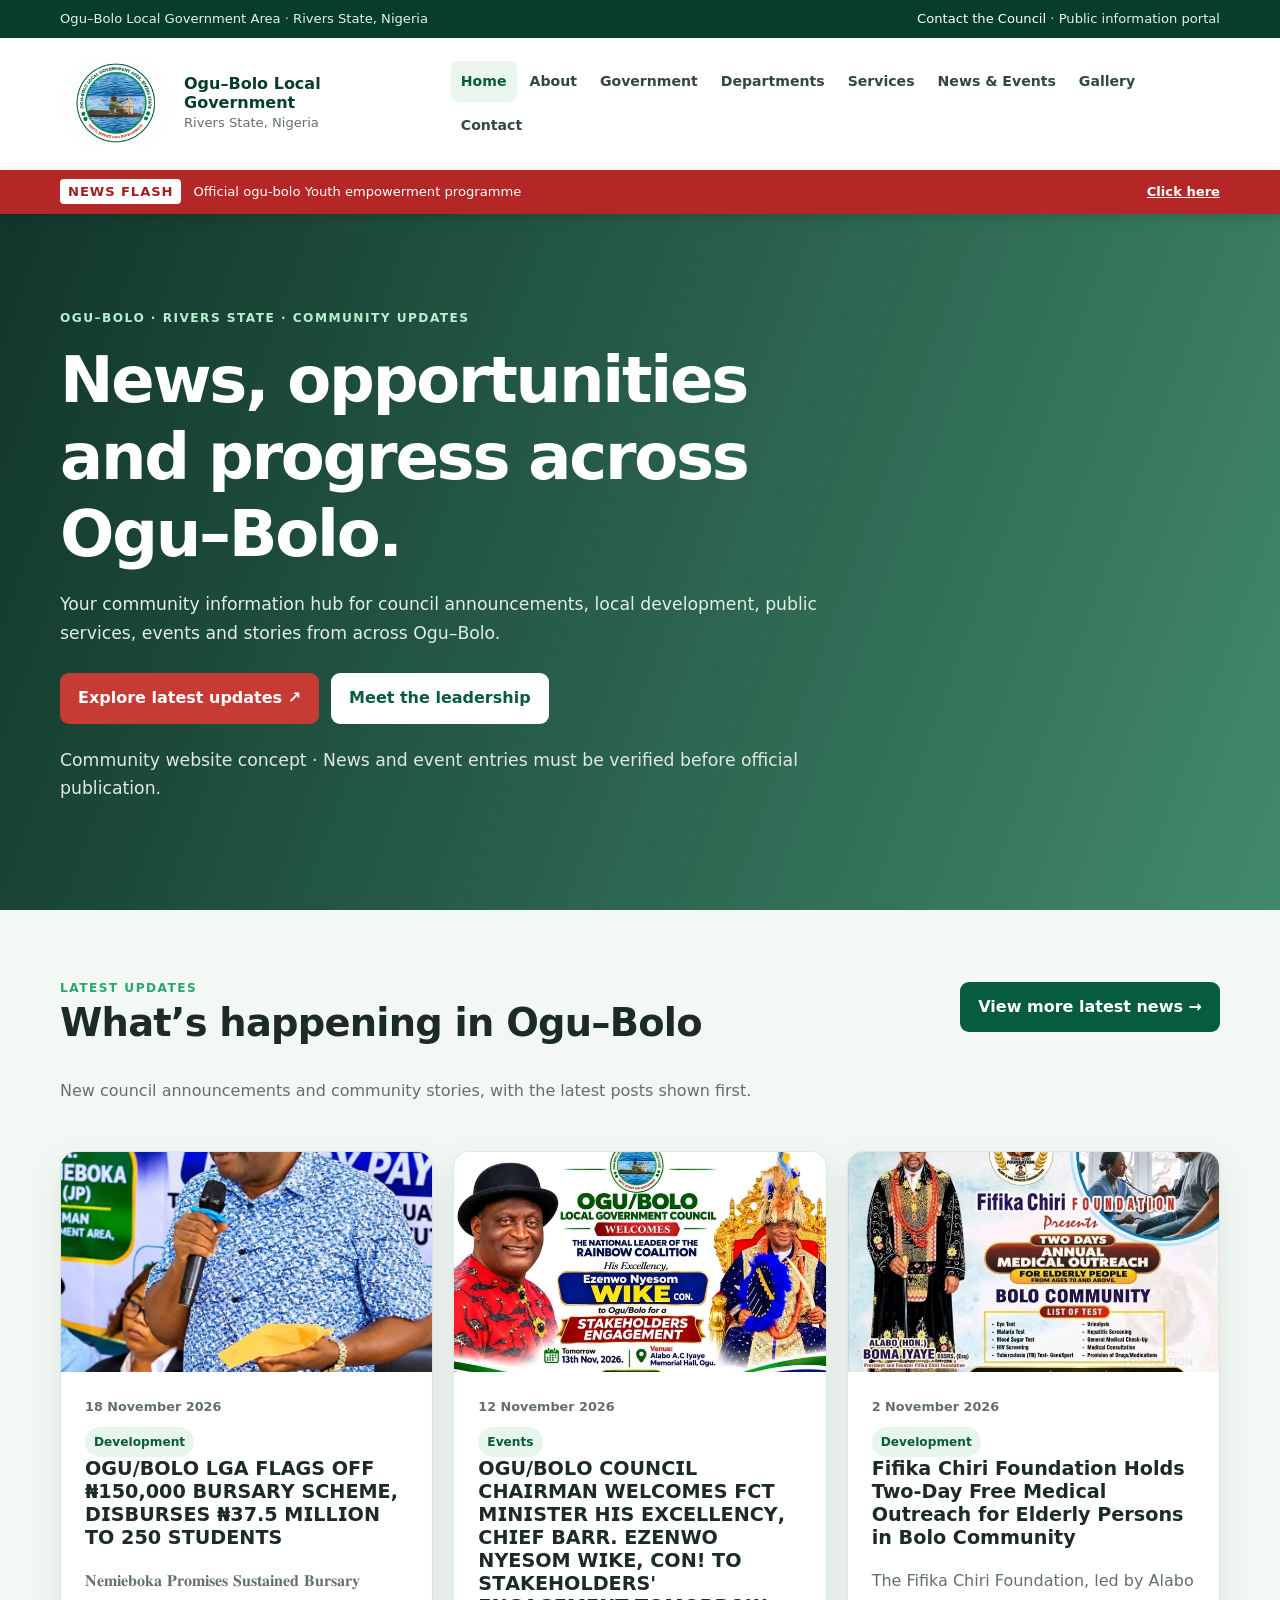
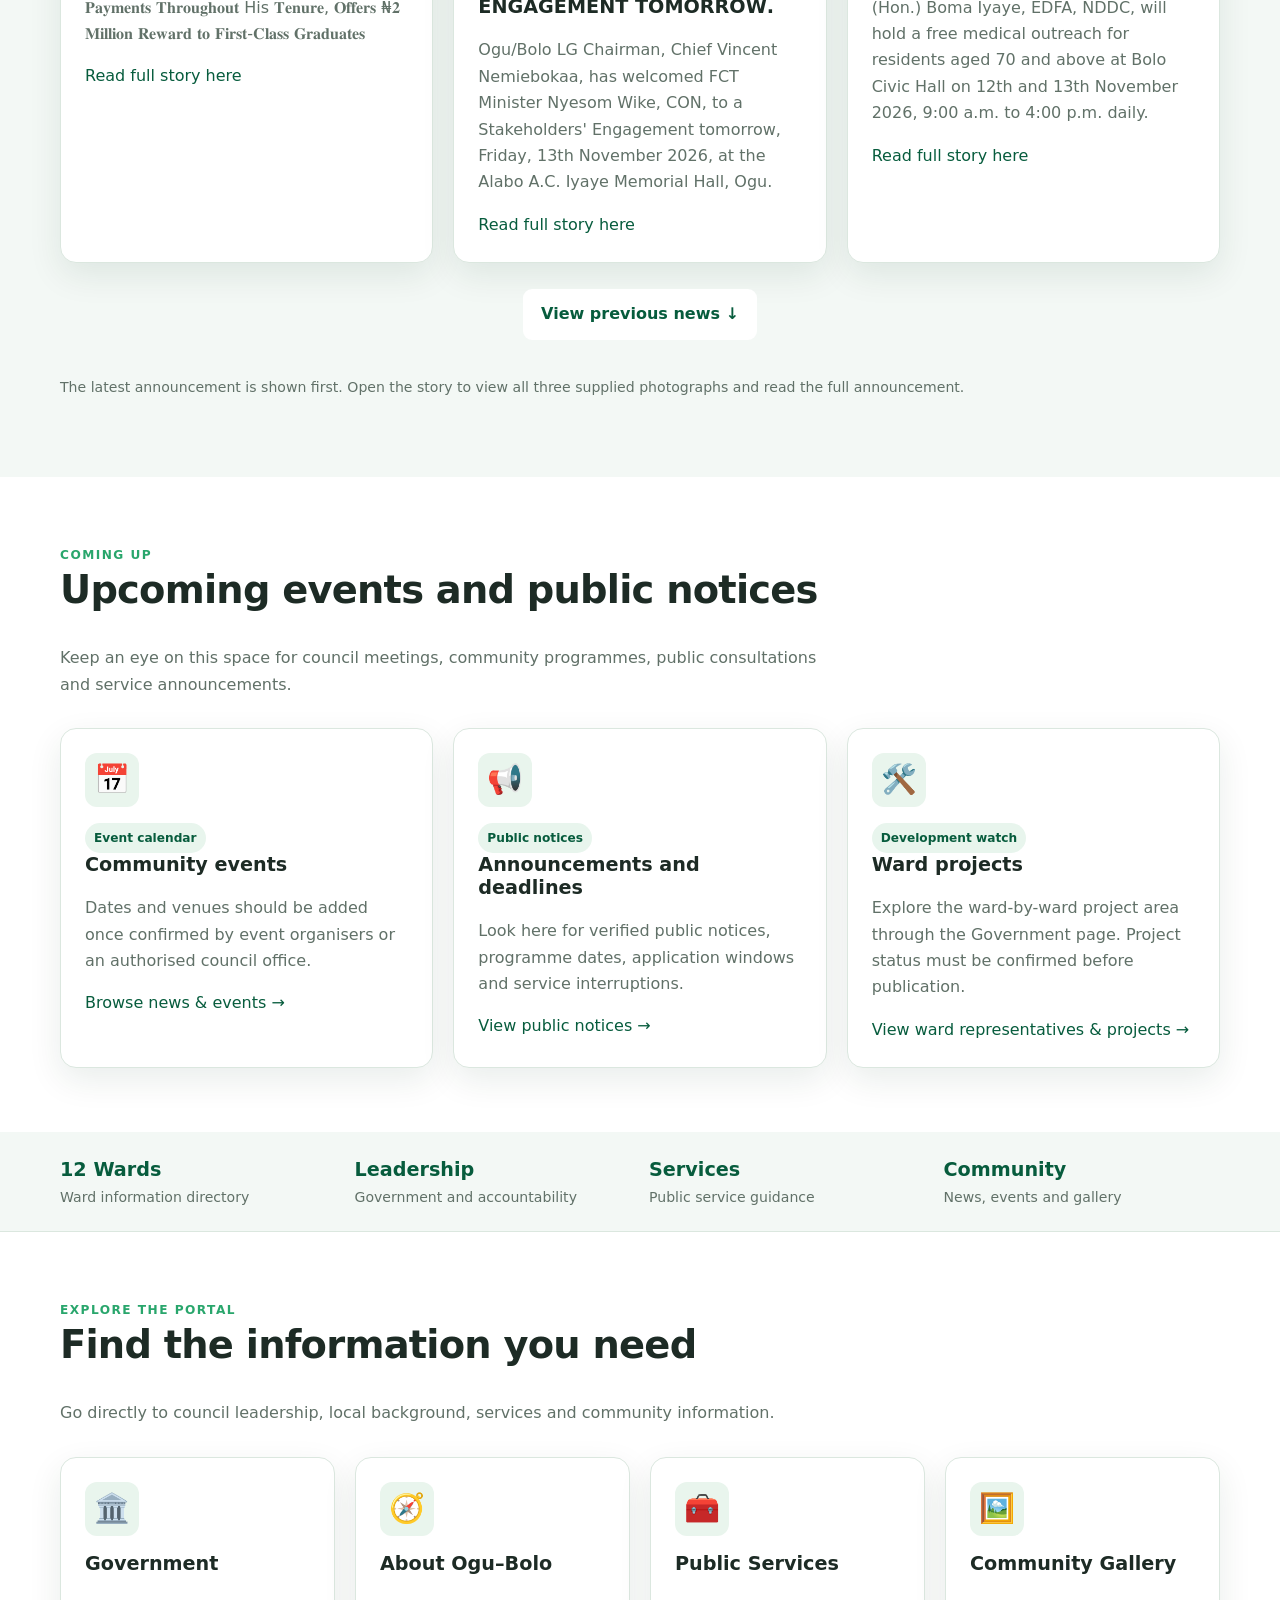
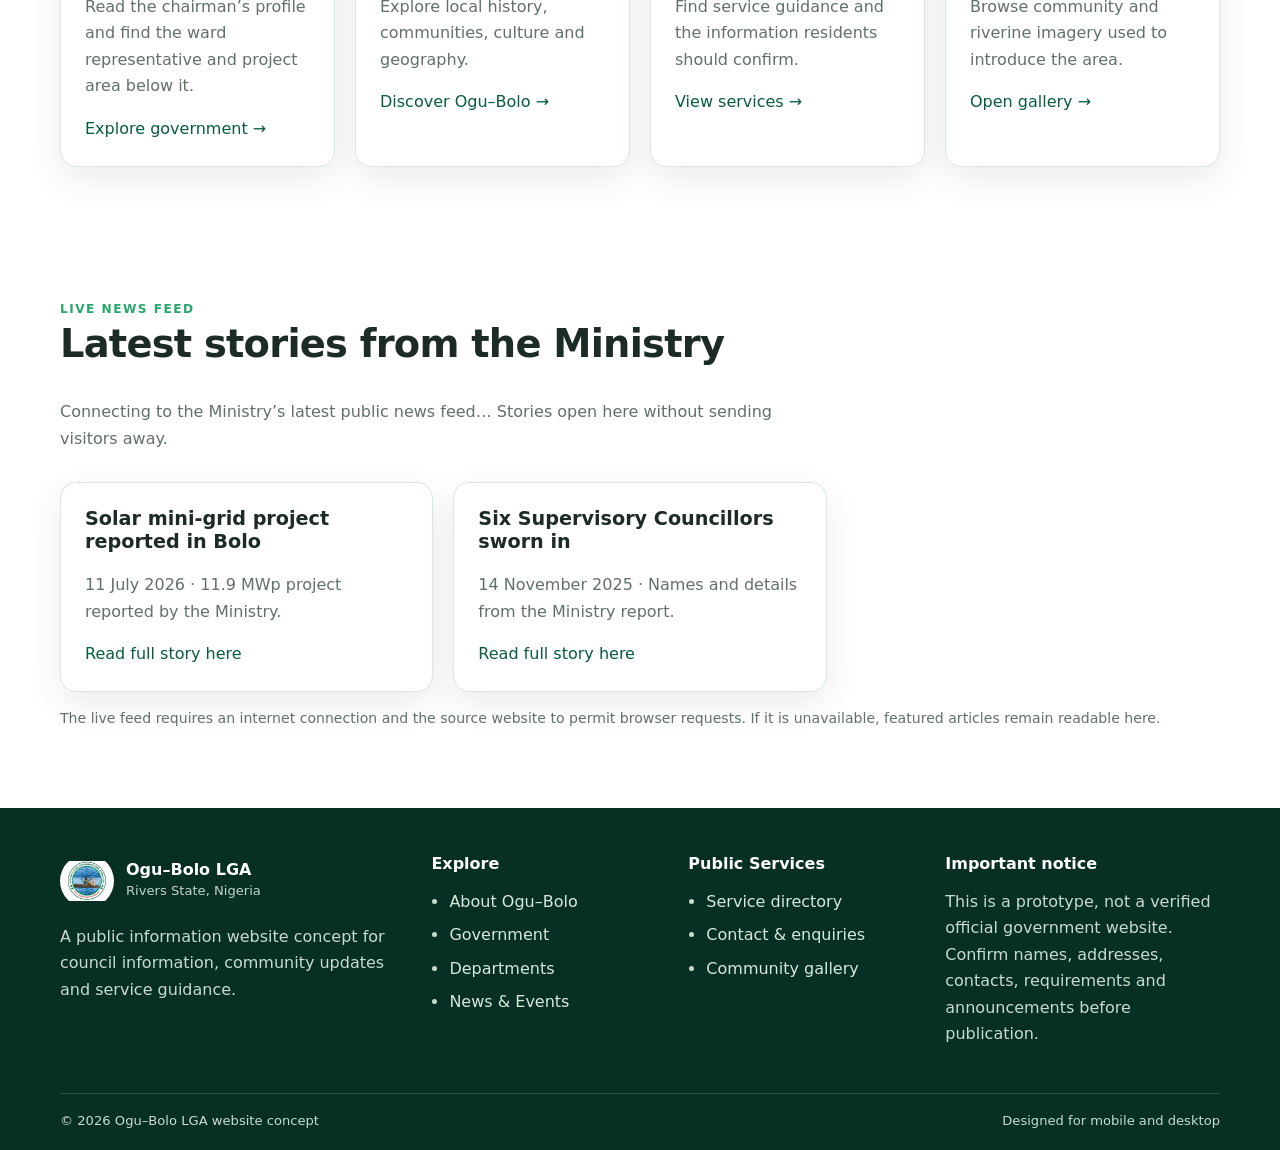
<file: index.html>
<!doctype html>
<html lang="en"><head><meta charset="utf-8"><meta name="viewport" content="width=device-width,initial-scale=1"><meta name="theme-color" content="#0b5d3b"><meta name="description" content="Website concept for Ogu–Bolo LGA public information, services and community updates."><title>Home | Ogu–Bolo LGA, Rivers State</title><link rel="stylesheet" href="css/style.css"><script src="js/main.js" defer></script></head>
<body><a class="skip" href="#main">Skip to main content</a>
<div class="utility"><div class="container"><span>Ogu–Bolo Local Government Area · Rivers State, Nigeria</span><span><a href="contact.html">Contact the Council</a> · Public information portal</span></div></div>
<header class="site-header"><div class="container nav-wrap"><a class="brand" href="index.html" aria-label="Ogu–Bolo LGA home"><img src="images/ogu-bolo-lga-logo.jpg" alt="Ogu–Bolo Local Government Area logo"><span><strong>Ogu–Bolo Local Government</strong><small>Rivers State, Nigeria</small></span></a><button class="menu-toggle" type="button" aria-expanded="false" aria-controls="primary-nav">☰ Menu</button><nav class="nav" id="primary-nav" aria-label="Main navigation">
      <a href="index.html" class="active">Home</a>
      <a href="about.html">About</a>
      <a href="government.html">Government</a>
      <a href="departments.html">Departments</a>
      <a href="services.html">Services</a>
      <a href="news.html">News & Events</a>
      <a href="gallery.html">Gallery</a>
      <a href="contact.html">Contact</a>
</nav></div></header><div class="news-flash" role="region" aria-label="News flash"><span class="flash-label">NEWS FLASH</span><span class="flash-message">Attention Ogu–Bolo students: open the Student Bursary Form to review the proposed application details.</span><a href="bursary.html">Click for Bursary Form →</a></div><main id="main">
<section class="hero home-hero"><div class="container"><div class="hero-inner"><span class="eyebrow">Ogu–Bolo · Rivers State · Community updates</span><h1>News, opportunities and progress across Ogu–Bolo.</h1><p>Your community information hub for council announcements, local development, public services, events and stories from across Ogu–Bolo.</p><div class="actions"><a class="btn" href="news.html">Explore latest updates ↗</a><a class="btn secondary" href="government.html">Meet the leadership</a></div><p class="small-note" style="color:#e0e9e3;margin-top:22px">Community website concept · News and event entries must be verified before official publication.</p></div></div></section>
<section class="section alt"><div class="container"><div class="news-section-heading"><div class="section-head"><span class="eyebrow">Latest updates</span><h2>What’s happening in Ogu–Bolo</h2><p>New council announcements and community stories, with the latest posts shown first.</p></div><a class="btn green view-more-latest" href="news.html#latest-news">View more latest news →</a></div><div class="grid three news-cards">
<article class="card news-card"><img class="news-card-photo" src="images/corps-health-capturing-1.jpg" alt="A corps member being registered for the Ogu/Bolo free healthcare scheme"><div class="card-body"><p class="news-meta">Posted 27 October 2026 · 12:15 WAT</p><span class="tag">Health & NYSC</span><h3>Ogu/Bolo Council Begins Capturing Corps Members for Free Healthcare Scheme</h3><p>The council has commenced registration of NYSC members serving in Ogu/Bolo for its free healthcare scheme, according to the supplied council announcement.</p><a href="news.html#latest-news" data-read-article="corps-health">Read full story here</a></div></article>
<article class="card news-card"><div class="news-image news-image-solar" role="img" aria-label="Illustrative solar energy and community infrastructure image"><span class="tag">Development</span></div><div class="card-body"><p class="news-meta">Source report · 11 July 2026</p><h3>Solar mini-grid project reported in Bolo</h3><p>The Rivers State Ministry reported the launch of an 11.9 MWp solar mini-grid project in Bolo.</p><a href="#read-solar" data-read-article="solar">Read full story here</a></div></article>
<article class="card news-card"><div class="news-image news-image-council" role="img" aria-label="Illustrative local government meeting image"><span class="tag">Government</span></div><div class="card-body"><p class="news-meta">Source report · 14 November 2025</p><h3>Chairman reported to have sworn in six Supervisory Councillors</h3><p>The state ministry report outlines the chairman’s call for teamwork and service.</p><a href="#read-councillors" data-read-article="councillors">Read full story here</a></div></article>
</div><div class="news-bottom-actions"><a class="btn secondary" href="news.html#previous-news">View previous news ↓</a></div><p class="small-note" style="margin-top:18px">The latest announcement is shown first. Open the story to view all three supplied photographs and read the full announcement.</p></div></section>
<section class="section"><div class="container"><div class="section-head"><span class="eyebrow">Coming up</span><h2>Upcoming events and public notices</h2><p>Keep an eye on this space for council meetings, community programmes, public consultations and service announcements.</p></div><div class="grid three">
<article class="card service-card"><div class="icon-tile">📅</div><span class="tag">Event calendar</span><h3>Community events</h3><p>Dates and venues should be added once confirmed by event organisers or an authorised council office.</p><a href="news.html">Browse news & events →</a></article>
<article class="card service-card"><div class="icon-tile">📢</div><span class="tag">Public notices</span><h3>Announcements and deadlines</h3><p>Look here for verified public notices, programme dates, application windows and service interruptions.</p><a href="news.html">View public notices →</a></article>
<article class="card service-card"><div class="icon-tile">🛠️</div><span class="tag">Development watch</span><h3>Ward projects</h3><p>Explore the ward-by-ward project area through the Government page. Project status must be confirmed before publication.</p><a href="government.html#ward-representation">View ward representatives & projects →</a></article>
</div></div></section>
<section class="stats-band"><div class="container stats"><div class="stat"><strong>12 Wards</strong><span>Ward information directory</span></div><div class="stat"><strong>Leadership</strong><span>Government and accountability</span></div><div class="stat"><strong>Services</strong><span>Public service guidance</span></div><div class="stat"><strong>Community</strong><span>News, events and gallery</span></div></div></section>
<section class="section"><div class="container"><div class="section-head"><span class="eyebrow">Explore the portal</span><h2>Find the information you need</h2><p>Go directly to council leadership, local background, services and community information.</p></div><div class="grid four">
<article class="card service-card"><div class="icon-tile">🏛️</div><h3>Government</h3><p>Read the chairman’s profile and find the ward representative and project area below it.</p><a href="government.html">Explore government →</a></article>
<article class="card service-card"><div class="icon-tile">🧭</div><h3>About Ogu–Bolo</h3><p>Explore local history, communities, culture and geography.</p><a href="about.html">Discover Ogu–Bolo →</a></article>
<article class="card service-card"><div class="icon-tile">🧰</div><h3>Public Services</h3><p>Find service guidance and the information residents should confirm.</p><a href="services.html">View services →</a></article>
<article class="card service-card"><div class="icon-tile">🖼️</div><h3>Community Gallery</h3><p>Browse community and riverine imagery used to introduce the area.</p><a href="gallery.html">Open gallery →</a></article>
</div></div></section>
<section class="section" id="live-news"><div class="container"><div class="section-head"><span class="eyebrow">Live news feed</span><h2>Latest stories from the Ministry</h2><p id="live-news-status" aria-live="polite">Connecting to the Ministry’s latest public news feed… Stories open here without sending visitors away.</p></div><div class="grid three" id="live-news-list"><article class="card"><div class="card-body"><h3>Solar mini-grid project reported in Bolo</h3><p>11 July 2026 · 11.9 MWp project reported by the Ministry.</p><a href="#read-solar" data-read-article="solar">Read full story here</a></div></article><article class="card"><div class="card-body"><h3>Six Supervisory Councillors sworn in</h3><p>14 November 2025 · Names and details from the Ministry report.</p><a href="#read-councillors" data-read-article="councillors">Read full story here</a></div></article></div><p class="small-note">The live feed requires an internet connection and the source website to permit browser requests. If it is unavailable, featured articles remain readable here.</p></div></section></main><footer class="footer"><div class="container"><div class="footer-grid">
<div><div class="brand"><img src="images/ogu-bolo-lga-logo.jpg" alt="Ogu–Bolo Local Government Area logo"><span><strong style="color:white">Ogu–Bolo LGA</strong><small style="color:#c2d2c7">Rivers State, Nigeria</small></span></div><p style="margin-top:16px">A public information website concept for council information, community updates and service guidance.</p></div>
<div><h3>Explore</h3><ul><li><a href="about.html">About Ogu–Bolo</a></li><li><a href="government.html">Government</a></li><li><a href="departments.html">Departments</a></li><li><a href="news.html">News & Events</a></li></ul></div>
<div><h3>Public Services</h3><ul><li><a href="services.html">Service directory</a></li><li><a href="contact.html">Contact & enquiries</a></li><li><a href="gallery.html">Community gallery</a></li></ul></div>
<div><h3>Important notice</h3><p>This is a prototype, not a verified official government website. Confirm names, addresses, contacts, requirements and announcements before publication.</p></div>
</div><div class="footer-bottom"><span>© <span data-year>2026</span> Ogu–Bolo LGA website concept</span><span>Designed for mobile and desktop</span></div></div></footer></body></html>
</file>
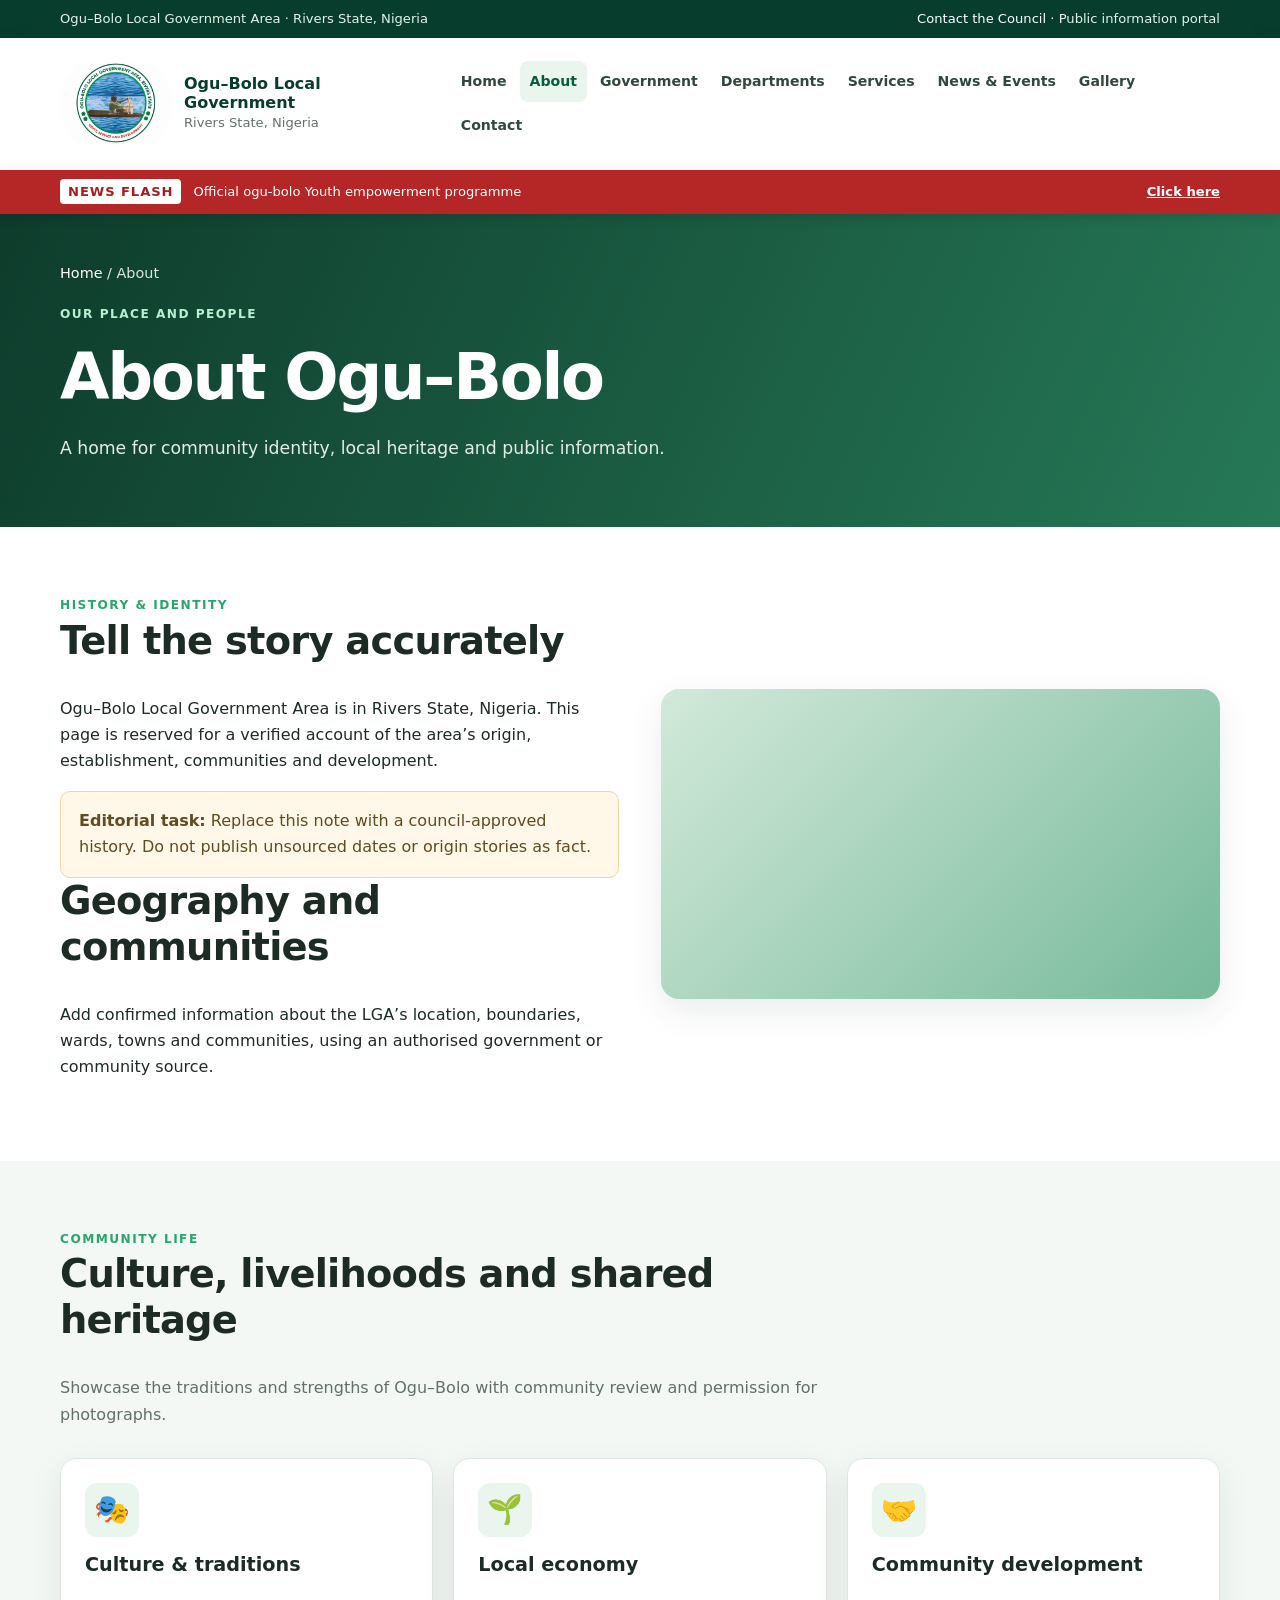
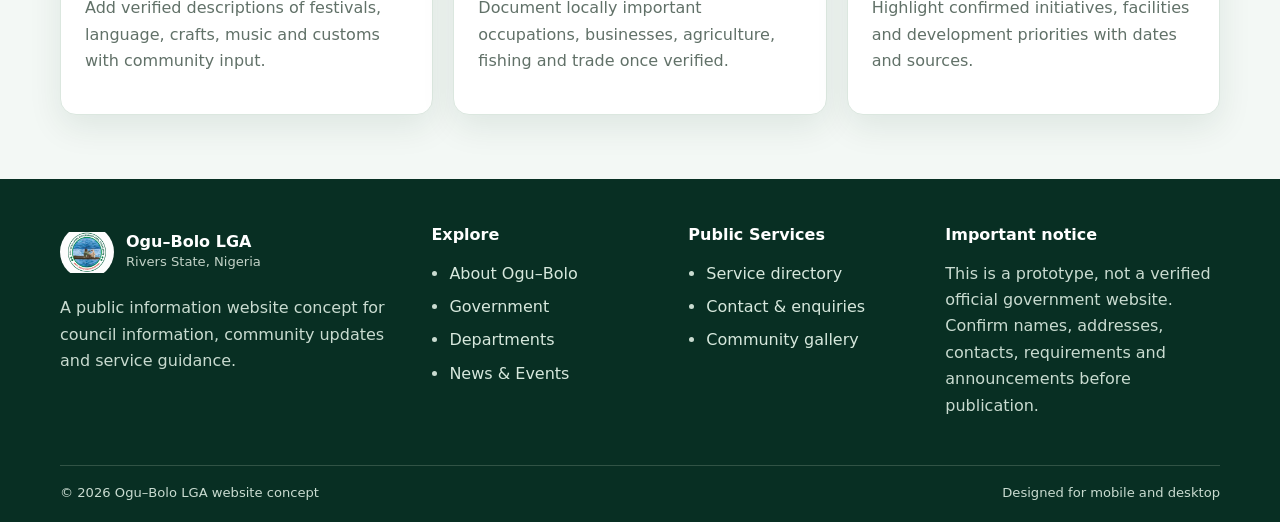
<file: about.html>
<!doctype html>
<html lang="en"><head><meta charset="utf-8"><meta name="viewport" content="width=device-width,initial-scale=1"><meta name="theme-color" content="#0b5d3b"><meta name="description" content="About Ogu–Bolo LGA, its people, history and community heritage."><title>About Ogu–Bolo | Ogu–Bolo LGA, Rivers State</title><link rel="stylesheet" href="css/style.css"><script src="js/main.js" defer></script></head>
<body><a class="skip" href="#main">Skip to main content</a>
<div class="utility"><div class="container"><span>Ogu–Bolo Local Government Area · Rivers State, Nigeria</span><span><a href="contact.html">Contact the Council</a> · Public information portal</span></div></div>
<header class="site-header"><div class="container nav-wrap"><a class="brand" href="index.html" aria-label="Ogu–Bolo LGA home"><img src="images/ogu-bolo-lga-logo.jpg" alt="Ogu–Bolo Local Government Area logo"><span><strong>Ogu–Bolo Local Government</strong><small>Rivers State, Nigeria</small></span></a><button class="menu-toggle" type="button" aria-expanded="false" aria-controls="primary-nav">☰ Menu</button><nav class="nav" id="primary-nav" aria-label="Main navigation">
      <a href="index.html">Home</a>
      <a href="about.html" class="active">About</a>
      <a href="government.html">Government</a>
      <a href="departments.html">Departments</a>
      <a href="services.html">Services</a>
      <a href="news.html">News & Events</a>
      <a href="gallery.html">Gallery</a>
      <a href="contact.html">Contact</a>
</nav></div></header><div class="news-flash" role="region" aria-label="News flash"><span class="flash-label">NEWS FLASH</span><span class="flash-message">Ogu/Bolo community update: Rivers State Ministry reported the launch of an 11.9 MWp solar mini-grid project in Bolo on 11 July 2026.</span><a href="#read-solar" data-read-article="solar">Read story ↓</a></div><main id="main">
<section class="page-hero"><div class="container"><div class="crumb"><a href="index.html">Home</a> / About</div><span class="eyebrow">Our place and people</span><h1>About Ogu–Bolo</h1><p>A home for community identity, local heritage and public information.</p></div></section><section class="section"><div class="container split"><div class="content"><span class="eyebrow">History & identity</span><h2>Tell the story accurately</h2><p>Ogu–Bolo Local Government Area is in Rivers State, Nigeria. This page is reserved for a verified account of the area’s origin, establishment, communities and development.</p><div class="notice"><strong>Editorial task:</strong> Replace this note with a council-approved history. Do not publish unsourced dates or origin stories as fact.</div><h2>Geography and communities</h2><p>Add confirmed information about the LGA’s location, boundaries, wards, towns and communities, using an authorised government or community source.</p></div><div class="photo" role="img" aria-label="Illustrative landscape photograph"></div></div></section><section class="section alt"><div class="container"><div class="section-head"><span class="eyebrow">Community life</span><h2>Culture, livelihoods and shared heritage</h2><p>Showcase the traditions and strengths of Ogu–Bolo with community review and permission for photographs.</p></div><div class="grid three"><article class="card service-card"><div class="icon-tile">🎭</div><h3>Culture & traditions</h3><p>Add verified descriptions of festivals, language, crafts, music and customs with community input.</p></article><article class="card service-card"><div class="icon-tile">🌱</div><h3>Local economy</h3><p>Document locally important occupations, businesses, agriculture, fishing and trade once verified.</p></article><article class="card service-card"><div class="icon-tile">🤝</div><h3>Community development</h3><p>Highlight confirmed initiatives, facilities and development priorities with dates and sources.</p></article></div></div></section>
</main><footer class="footer"><div class="container"><div class="footer-grid">
<div><div class="brand"><img src="images/ogu-bolo-lga-logo.jpg" alt="Ogu–Bolo Local Government Area logo"><span><strong style="color:white">Ogu–Bolo LGA</strong><small style="color:#c2d2c7">Rivers State, Nigeria</small></span></div><p style="margin-top:16px">A public information website concept for council information, community updates and service guidance.</p></div>
<div><h3>Explore</h3><ul><li><a href="about.html">About Ogu–Bolo</a></li><li><a href="government.html">Government</a></li><li><a href="departments.html">Departments</a></li><li><a href="news.html">News & Events</a></li></ul></div>
<div><h3>Public Services</h3><ul><li><a href="services.html">Service directory</a></li><li><a href="contact.html">Contact & enquiries</a></li><li><a href="gallery.html">Community gallery</a></li></ul></div>
<div><h3>Important notice</h3><p>This is a prototype, not a verified official government website. Confirm names, addresses, contacts, requirements and announcements before publication.</p></div>
</div><div class="footer-bottom"><span>© <span data-year>2026</span> Ogu–Bolo LGA website concept</span><span>Designed for mobile and desktop</span></div></div></footer></body></html>
</file>
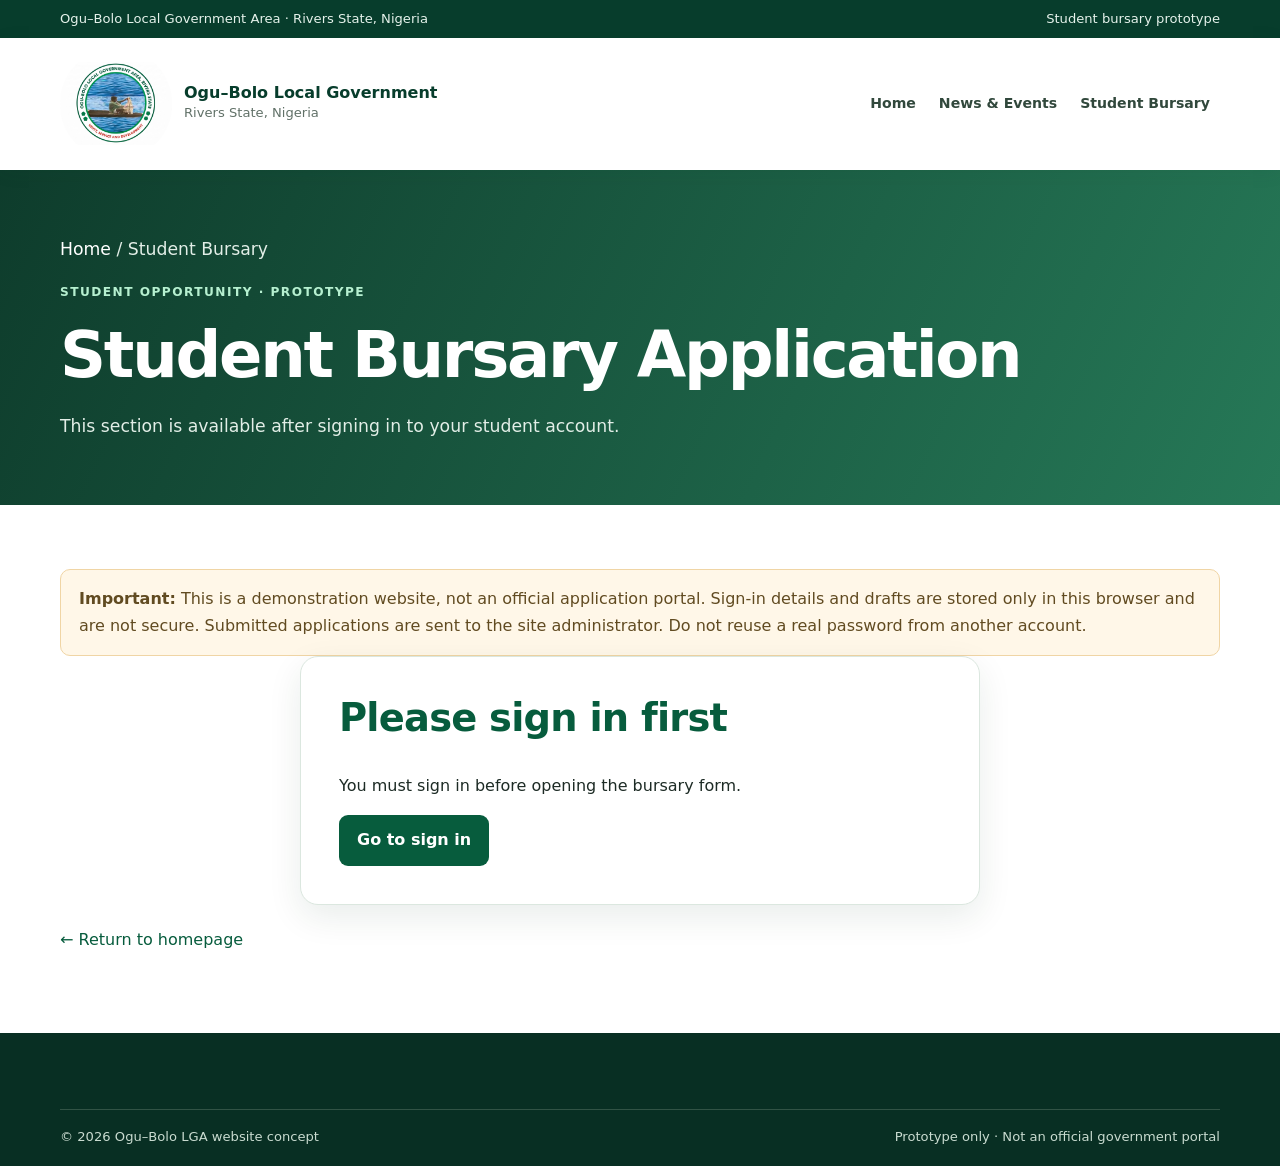
<file: bursary-application.html>
<!doctype html><html lang="en"><head><meta charset="utf-8"><meta name="viewport" content="width=device-width,initial-scale=1"><meta name="theme-color" content="#0b5d3b"><title>Student Bursary Application | Ogu–Bolo LGA</title><link rel="stylesheet" href="css/style.css"><script src="js/main.js" defer></script></head><body><a class="skip" href="#main">Skip to content</a><div class="utility"><div class="container"><span>Ogu–Bolo Local Government Area · Rivers State, Nigeria</span><span>Student bursary prototype</span></div></div><header class="site-header"><div class="container nav-wrap"><a class="brand" href="index.html"><img src="images/ogu-bolo-lga-logo.jpg" alt="Ogu–Bolo LGA logo"><span><strong>Ogu–Bolo Local Government</strong><small>Rivers State, Nigeria</small></span></a><button class="menu-toggle" type="button" aria-expanded="false" aria-controls="primary-nav">☰ Menu</button><nav class="nav" id="primary-nav"><a href="index.html">Home</a><a href="news.html">News &amp; Events</a><a href="bursary.html">Student Bursary</a></nav></div></header><main id="main"><section class="page-hero"><div class="container"><p class="crumb"><a href="index.html">Home</a> / Student Bursary</p><span class="eyebrow">Student opportunity · Prototype</span><h1>Student Bursary Application</h1><p>This section is available after signing in to your student account.</p></div></section><section class="section"><div class="container"><div class="notice"><strong>Important:</strong> This is a demonstration website, not an official application portal. Sign-in details and drafts are stored only in this browser and are not secure. Submitted applications are sent to the site administrator. Do not reuse a real password from another account.</div><div class="auth-shell"><div id="login-required" hidden><h2>Please sign in first</h2><p>You must sign in before opening the bursary form.</p><a class="btn green" href="signin.html">Go to sign in</a></div><div id="application-area" hidden><div id="personal-welcome" class="personal-welcome" role="status" aria-live="polite"></div><h2>Student bursary application</h2><p>Complete your student details. You can save a draft and return later in this browser.</p><form id="application-form" name="bursary-application" method="POST" enctype="multipart/form-data" data-netlify="true" netlify-honeypot="bot-field"><input type="hidden" name="form-name" value="bursary-application"><p hidden><label>Leave this empty: <input name="bot-field"></label></p><div class="profile-upload"><div id="profile-preview" class="profile-preview" role="img" aria-label="Blank passport photograph placeholder"><span>Passport photo</span></div><label for="profile-picture">Upload passport photograph (maximum 2 MB)<input id="profile-picture" name="passportPhoto" type="file" accept="image/jpeg,image/png,image/webp" required></label><span class="form-help">Choose a clear passport-style photo in JPG, PNG or WebP format. Maximum file size: 2 MB. It is sent to the council with your application when you submit.</span></div><div class="form-grid"><label>Full name *<input name="fullName" required></label><label>Date of birth *<input name="dateOfBirth" type="date" required></label><label>Phone number *<input name="phone" type="tel" required></label><label>Email address *<input name="email" type="email" required></label><label>Community / town *<select name="community" required><option value="">Choose community / town</option><option>OGU</option><option>BOLO</option><option>ELE</option><option>WAKAMA</option></select></label><label>Ward (if known)<input name="ward"></label><label>Institution name *<input name="institution" required></label><label>Institution type *<select name="institutionType" required><option value="">Choose institution type</option><option>University</option><option>Polytechnic</option><option>College of Education</option><option>School of Nursing / Health Technology</option><option>Other accredited institution</option></select></label><label>Course of study *<input name="course" required></label><label>Current level / year *<select name="level" required><option value="">Choose current level</option><option>100 level / Year 1</option><option>200 level / Year 2</option><option>300 level / Year 3</option><option>400 level / Year 4</option><option>500 level / Year 5</option><option>Other</option></select></label><label>Matriculation / student number<input name="studentNumber"></label><label>Academic session *<input name="session" placeholder="e.g. 2026/2027" required></label><label>NIN result / slip (PDF/JPG/PNG, max 5 MB)<input id="nin-document" name="ninDocument" type="file" accept=".pdf,.jpg,.jpeg,.png"></label><label>Local Government identification letter (PDF/JPG/PNG, max 5 MB)<input id="lga-letter" name="lgaLetter" type="file" accept=".pdf,.jpg,.jpeg,.png"></label></div><div class="captcha-box"><strong>Verification check</strong><p id="captcha-question"></p><label>Answer<input id="captcha-answer" inputmode="numeric" required></label><span class="form-help">Demo arithmetic check only, not secure CAPTCHA.</span></div><label style="display:block;margin:16px 0"><input type="checkbox" name="confirmDetails" required> I confirm that the information entered is accurate.</label><div class="actions"><button class="btn green" type="submit">Submit application</button><button class="btn secondary" id="save-draft" type="button">Save as draft</button><button class="btn secondary" id="restore-draft" type="button">Restore draft</button><button class="btn secondary" id="signout" type="button">Sign out</button></div><p id="application-status" class="form-status" aria-live="polite"></p></form></div><script>(function(){const user=sessionStorage.getItem('oguBoloSignedIn'),area=document.getElementById('application-area');if(!user){document.getElementById('login-required').hidden=false;return;}area.hidden=false;const form=document.getElementById('application-form'),status=document.getElementById('application-status'),draftKey='oguBoloApplicationDraft_'+user;let expected=0;function captcha(){const a=Math.floor(Math.random()*8)+2,b=Math.floor(Math.random()*8)+1;expected=a+b;document.getElementById('captcha-question').textContent='What is '+a+' + '+b+'?';document.getElementById('captcha-answer').value='';}captcha();const accounts=JSON.parse(localStorage.getItem('oguBoloDemoAccounts')||'{}'),profile=accounts[user],welcome=document.getElementById('personal-welcome');const displayName=(profile&&profile.name?profile.name.trim().split(/\s+/)[0]:'Student');const hour=new Date().getHours();const greeting=hour<12?'Good morning':hour<17?'Good afternoon':'Good evening';let savedDraft=null;try{savedDraft=JSON.parse(localStorage.getItem(draftKey)||'null')}catch(e){}const firstVisit=!sessionStorage.getItem('oguBoloHasLoggedIn_'+user);function escapeHtml(v){return String(v).replace(/[&<>\"']/g,function(c){return {'&':'&amp;','<':'&lt;','>':'&gt;','\"':'&quot;',"'":'&#39;'}[c]})}if(savedDraft){welcome.innerHTML='<h2>'+greeting+', '+escapeHtml(displayName)+'! Welcome back.</h2><p>We found your saved bursary application draft. Restore it to continue where you left off.</p>';document.getElementById('restore-draft').textContent='Restore my saved draft';}else if(firstVisit){welcome.innerHTML='<h2>'+greeting+', '+escapeHtml(displayName)+'!</h2><p>Welcome to the student bursary application, '+escapeHtml(displayName)+'. Your account is ready. Let’s get your application started.</p>';}else{welcome.innerHTML='<h2>'+greeting+', '+escapeHtml(displayName)+'!</h2><p>Welcome back. You can continue your bursary application or save a draft to return later.</p>';}sessionStorage.setItem('oguBoloHasLoggedIn_'+user,'1');if(profile){form.elements.fullName.value=profile.name||'';form.elements.email.value=profile.email||'';}document.getElementById('profile-picture').addEventListener('change',function(){const f=this.files[0];if(!f)return;if(f.size>2*1024*1024){status.textContent='Passport photograph must be 2 MB or smaller.';this.value='';return;}if(!f.type.startsWith('image/')){status.textContent='Choose a valid passport image file.';this.value='';return;}const preview=document.getElementById('profile-preview');preview.innerHTML='';const image=document.createElement('img');image.alt='Selected passport photograph preview';image.src=URL.createObjectURL(f);preview.appendChild(image);});function values(){const out={};Array.from(form.elements).forEach(el=>{if(!el.name||el.type==='file'||el.type==='button'||el.type==='submit')return;out[el.name]=el.type==='checkbox'?el.checked:el.value;});return out;}function apply(v){Object.entries(v||{}).forEach(([k,val])=>{const el=form.elements[k];if(!el||el.type==='file')return;if(el.type==='checkbox')el.checked=!!val;else el.value=val;});}document.getElementById('save-draft').addEventListener('click',()=>{try{localStorage.setItem(draftKey,JSON.stringify({values:values(),savedAt:new Date().toISOString()}));status.textContent='Draft saved in this browser for this account. Files are not saved.';}catch(e){status.textContent='Unable to save draft in this browser.';}});document.getElementById('restore-draft').addEventListener('click',()=>{try{const d=JSON.parse(localStorage.getItem(draftKey)||'null');if(!d){status.textContent='No draft found for this account on this device.';return;}apply(d.values);status.textContent='Draft restored. Please select document and profile files again.';}catch(e){status.textContent='Could not restore draft.';}});form.addEventListener('submit',e=>{e.preventDefault();if(!form.reportValidity())return;if(Number(document.getElementById('captcha-answer').value)!==expected){status.textContent='Verification answer is incorrect. Try again.';captcha();return;}for(const id of ['nin-document','lga-letter']){const f=document.getElementById(id).files[0];if(f&&f.size>5*1024*1024){status.textContent='Each document must be 5 MB or smaller.';return;}}let total=0;for(const el of form.querySelectorAll('input[type=file]')){if(el.files[0])total+=el.files[0].size;}if(total>8*1024*1024){status.textContent='Your files add up to more than 8 MB. Please use smaller files (for example, compress the photos).';return;}const btn=form.querySelector('button[type=submit]');btn.disabled=true;status.textContent='Submitting your application…';fetch('/',{method:'POST',body:new FormData(form)}).then(r=>{if(!r.ok)throw new Error('failed');try{localStorage.removeItem(draftKey)}catch(e){}form.reset();document.getElementById('profile-preview').innerHTML='<span>Passport photo</span>';status.textContent='Thank you. Your application has been submitted to the council.';captcha();}).catch(()=>{status.textContent='Submission failed. Please check your connection and try again.';}).finally(()=>{btn.disabled=false;});});document.getElementById('signout').addEventListener('click',()=>{sessionStorage.removeItem('oguBoloSignedIn');location.href='signin.html';});})();</script></div><p style="margin-top:22px"><a href="index.html">← Return to homepage</a></p></div></section></main><footer class="footer"><div class="container"><div class="footer-bottom"><span>© <span data-year>2026</span> Ogu–Bolo LGA website concept</span><span>Prototype only · Not an official government portal</span></div></div></footer></body></html>
</file>
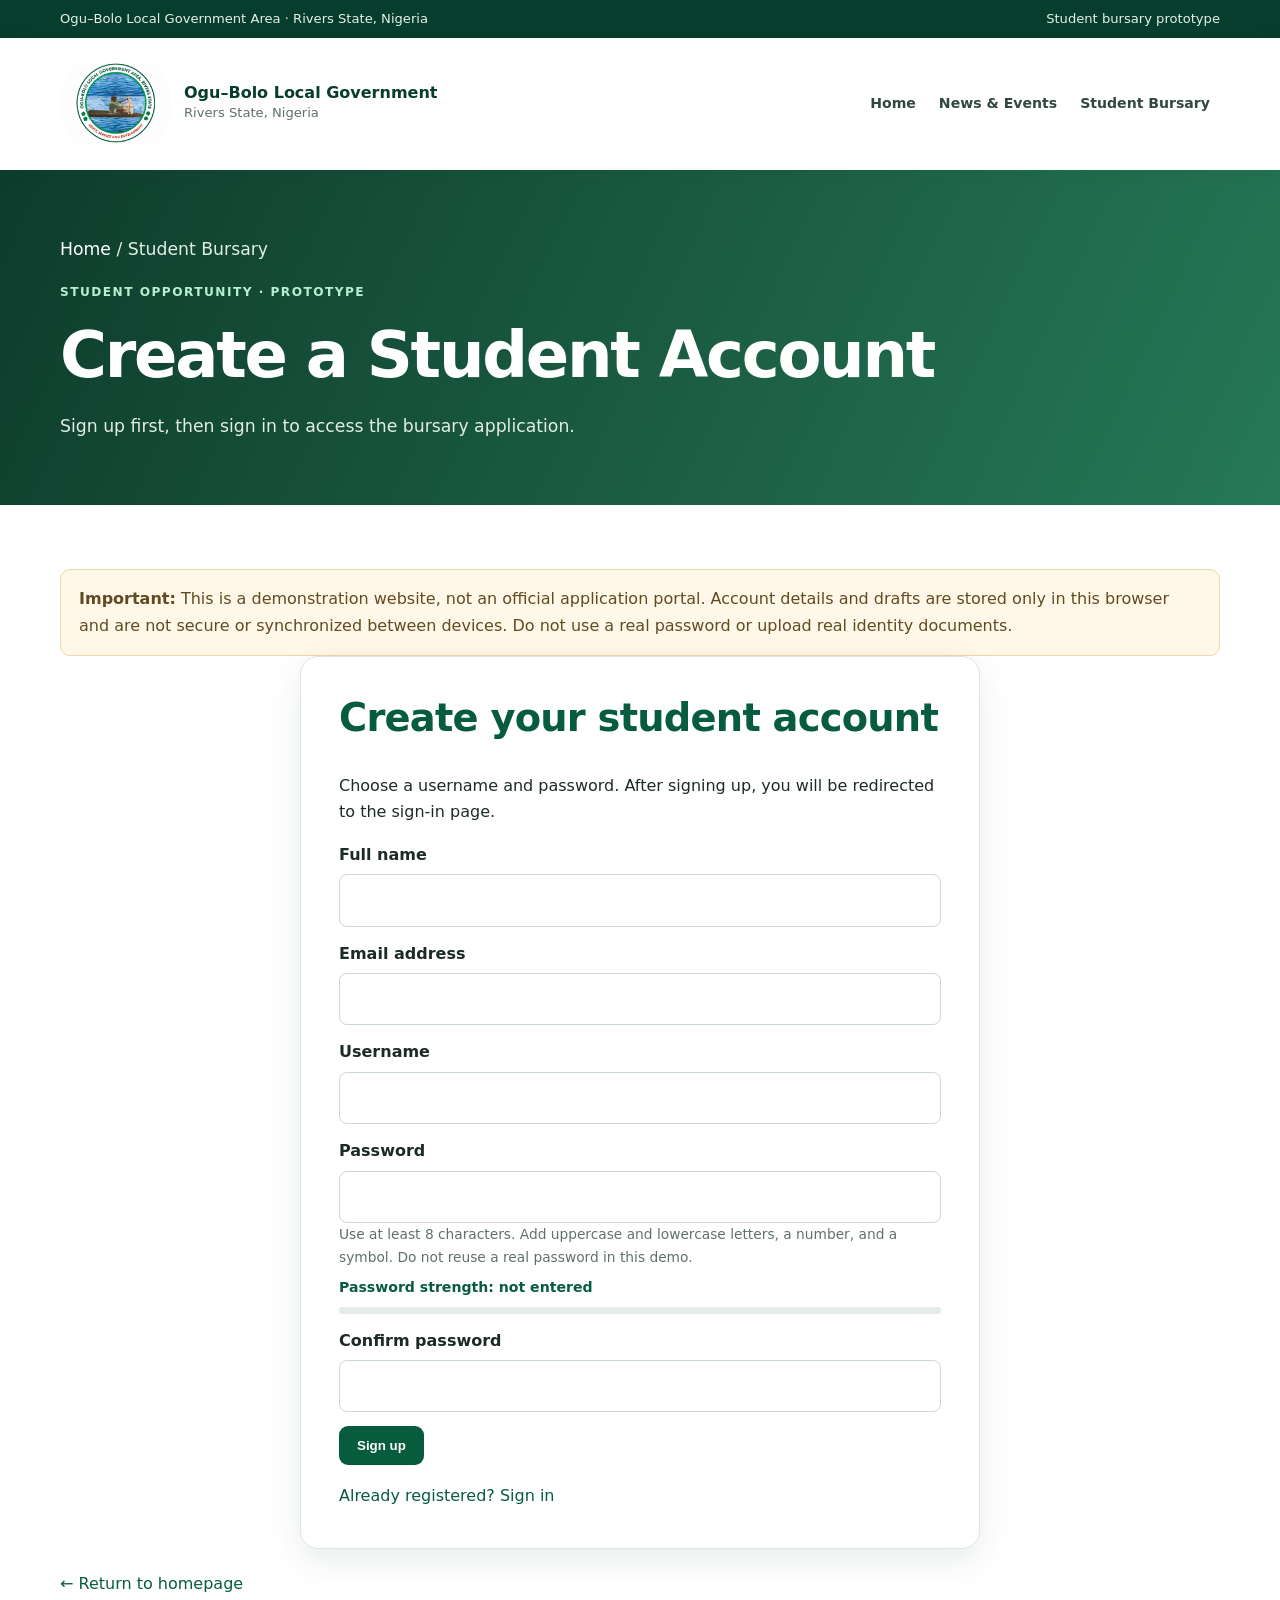
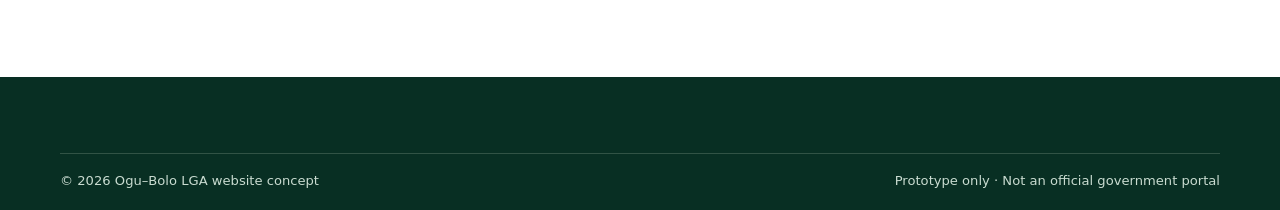
<file: bursary.html>
<!doctype html><html lang="en"><head><meta charset="utf-8"><meta name="viewport" content="width=device-width,initial-scale=1"><meta name="theme-color" content="#0b5d3b"><title>Student Sign Up | Ogu–Bolo LGA</title><link rel="stylesheet" href="css/style.css"><script src="js/main.js" defer></script></head><body><a class="skip" href="#main">Skip to content</a><div class="utility"><div class="container"><span>Ogu–Bolo Local Government Area · Rivers State, Nigeria</span><span>Student bursary prototype</span></div></div><header class="site-header"><div class="container nav-wrap"><a class="brand" href="index.html"><img src="images/ogu-bolo-lga-logo.jpg" alt="Ogu–Bolo LGA logo"><span><strong>Ogu–Bolo Local Government</strong><small>Rivers State, Nigeria</small></span></a><button class="menu-toggle" type="button" aria-expanded="false" aria-controls="primary-nav">☰ Menu</button><nav class="nav" id="primary-nav"><a href="index.html">Home</a><a href="news.html">News &amp; Events</a><a href="bursary.html">Student Bursary</a></nav></div></header><main id="main"><section class="page-hero"><div class="container"><p class="crumb"><a href="index.html">Home</a> / Student Bursary</p><span class="eyebrow">Student opportunity · Prototype</span><h1>Create a Student Account</h1><p>Sign up first, then sign in to access the bursary application.</p></div></section><section class="section"><div class="container"><div class="notice"><strong>Important:</strong> This is a demonstration website, not an official application portal. Account details and drafts are stored only in this browser and are not secure or synchronized between devices. Do not use a real password or upload real identity documents.</div><div class="auth-shell"><h2>Create your student account</h2><p>Choose a username and password. After signing up, you will be redirected to the sign-in page.</p><form id="signup-form"><label>Full name<input name="name" autocomplete="name" required></label><label>Email address<input name="email" type="email" autocomplete="email" required></label><label>Username<input name="username" autocomplete="username" minlength="4" required></label><label>Password<input id="signup-password" name="password" type="password" autocomplete="new-password" minlength="8" required><span class="form-help">Use at least 8 characters. Add uppercase and lowercase letters, a number, and a symbol. Do not reuse a real password in this demo.</span><span id="password-strength" class="password-strength" aria-live="polite">Password strength: not entered</span><span class="strength-track"><span id="strength-fill"></span></span></label><label>Confirm password<input name="confirm" type="password" autocomplete="new-password" minlength="8" required></label><button class="btn green" type="submit">Sign up</button><p id="signup-status" class="form-status" aria-live="polite"></p></form><div class="auth-links"><a href="signin.html">Already registered? Sign in</a></div><script>document.getElementById('signup-form').addEventListener('submit',function(e){e.preventDefault();if(!this.reportValidity())return;const d=new FormData(this),p=d.get('password');if(p!==d.get('confirm')){document.getElementById('signup-status').textContent='Passwords do not match.';return;}if(passwordScore(p)<3){document.getElementById('signup-status').textContent='Please strengthen your password: use at least 8 characters and combine letters, numbers, and symbols.';return;}const key='oguBoloDemoAccounts';let accounts={};try{accounts=JSON.parse(localStorage.getItem(key)||'{}')}catch(e){}const username=String(d.get('username')).trim().toLowerCase();if(accounts[username]){document.getElementById('signup-status').textContent='That username is already registered in this browser.';return;}accounts[username]={name:d.get('name').trim(),email:d.get('email'),password:p,registeredAt:new Date().toISOString()};localStorage.setItem(key,JSON.stringify(accounts));sessionStorage.setItem('oguBoloSignupUsername',username);sessionStorage.setItem('oguBoloWelcomeName',d.get('name').trim());location.href='signin.html?registered=1';});const pw=document.getElementById('signup-password'),strength=document.getElementById('password-strength'),fill=document.getElementById('strength-fill');function passwordScore(v){let n=0;if(v.length>=8)n++;if(/[a-z]/.test(v)&&/[A-Z]/.test(v))n++;if(/\d/.test(v))n++;if(/[^A-Za-z0-9]/.test(v))n++;if(v.length>=12)n++;return n;}pw.addEventListener('input',()=>{const v=pw.value,n=passwordScore(v),labels=['Very weak','Weak','Fair','Good','Strong'];strength.textContent=v?'Password strength: '+labels[Math.min(4,Math.max(0,n-1))]:'Password strength: not entered';fill.style.width=(v?Math.min(100,n*20):0)+'%';fill.className=n<=1?'strength-weak':n<=2?'strength-fair':n<=3?'strength-good':'strength-strong';});</script></div><p style="margin-top:22px"><a href="index.html">← Return to homepage</a></p></div></section></main><footer class="footer"><div class="container"><div class="footer-bottom"><span>© <span data-year>2026</span> Ogu–Bolo LGA website concept</span><span>Prototype only · Not an official government portal</span></div></div></footer></body></html>
</file>
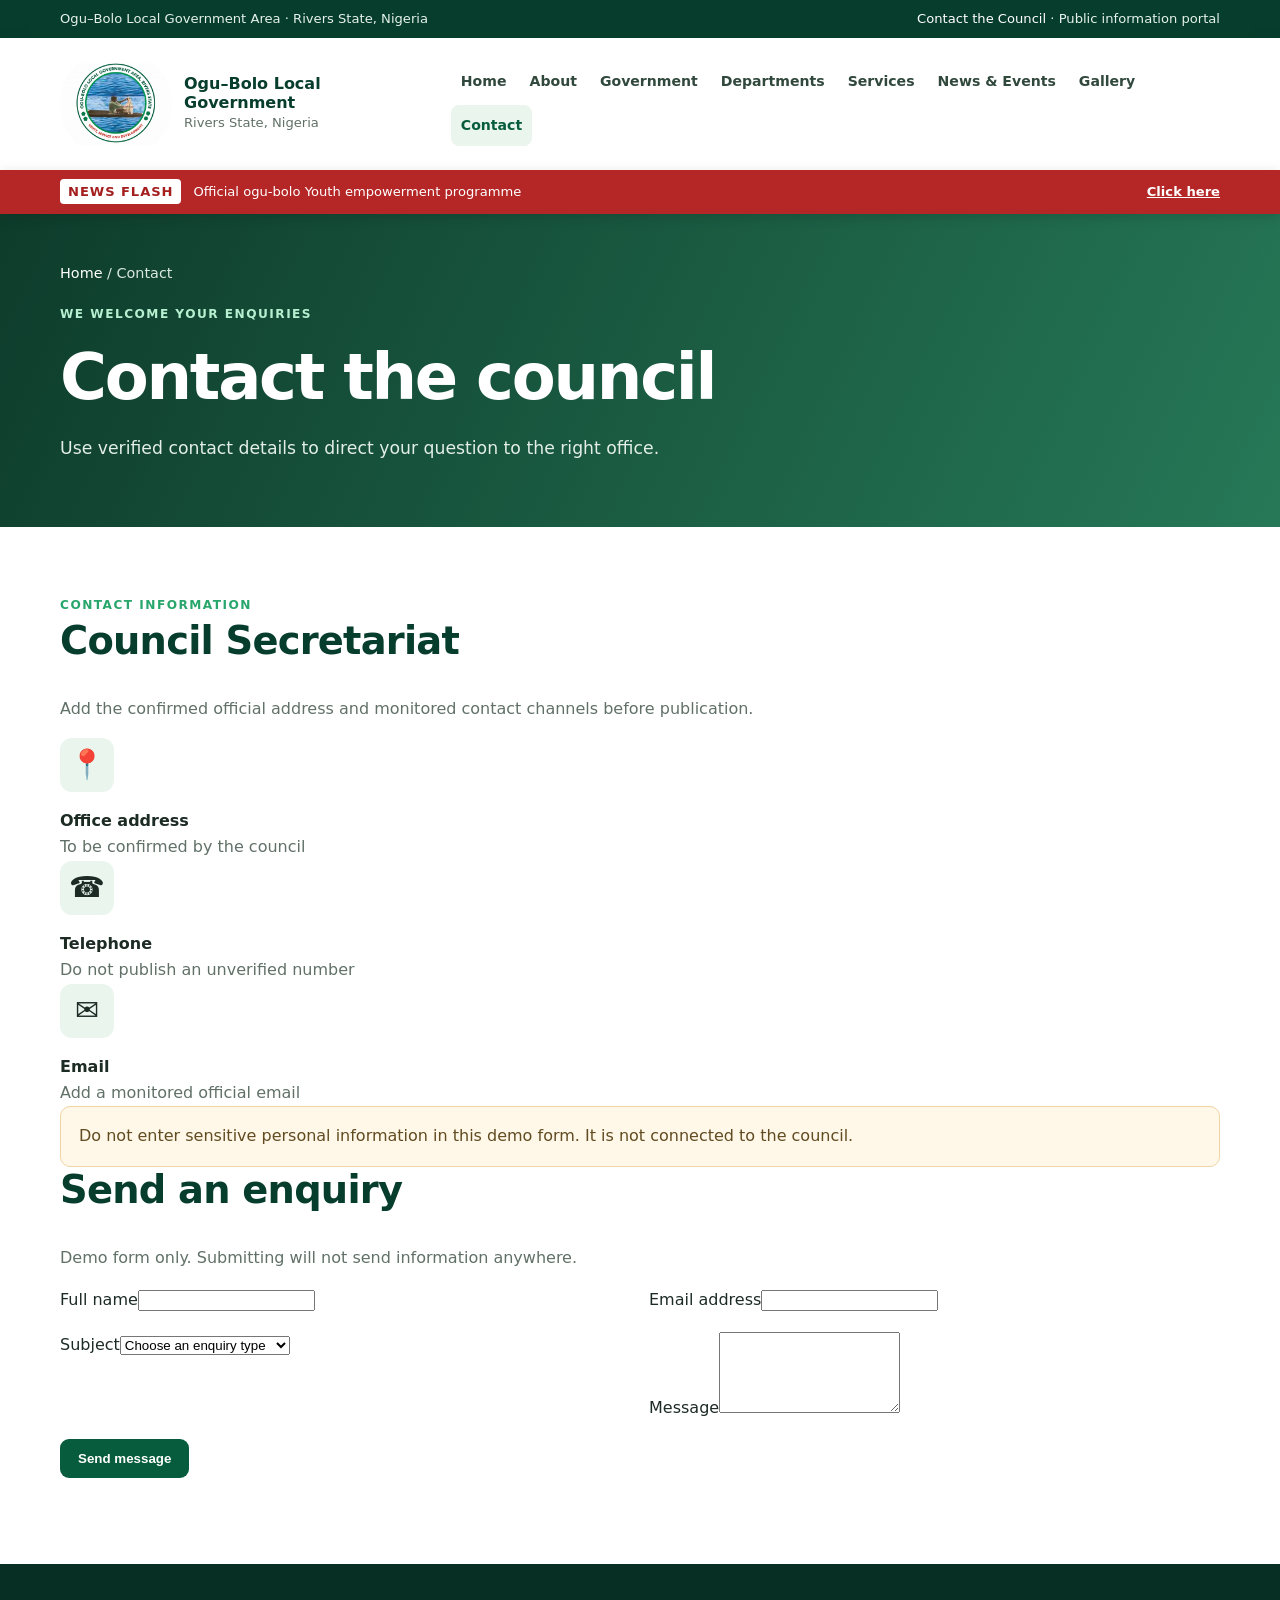
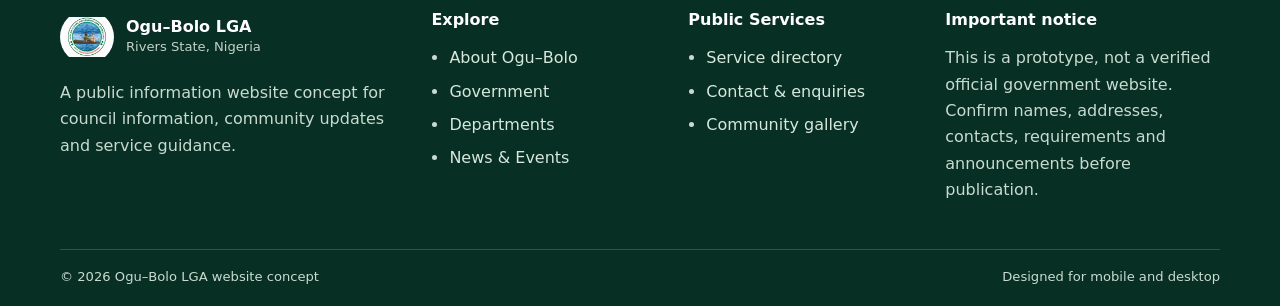
<file: contact.html>
<!doctype html>
<html lang="en"><head><meta charset="utf-8"><meta name="viewport" content="width=device-width,initial-scale=1"><meta name="theme-color" content="#0b5d3b"><meta name="description" content="Contact information and enquiry form prototype for Ogu–Bolo LGA."><title>Contact | Ogu–Bolo LGA, Rivers State</title><link rel="stylesheet" href="css/style.css"><script src="js/main.js" defer></script></head>
<body><a class="skip" href="#main">Skip to main content</a>
<div class="utility"><div class="container"><span>Ogu–Bolo Local Government Area · Rivers State, Nigeria</span><span><a href="contact.html">Contact the Council</a> · Public information portal</span></div></div>
<header class="site-header"><div class="container nav-wrap"><a class="brand" href="index.html" aria-label="Ogu–Bolo LGA home"><img src="images/ogu-bolo-lga-logo.jpg" alt="Ogu–Bolo Local Government Area logo"><span><strong>Ogu–Bolo Local Government</strong><small>Rivers State, Nigeria</small></span></a><button class="menu-toggle" type="button" aria-expanded="false" aria-controls="primary-nav">☰ Menu</button><nav class="nav" id="primary-nav" aria-label="Main navigation">
      <a href="index.html">Home</a>
      <a href="about.html">About</a>
      <a href="government.html">Government</a>
      <a href="departments.html">Departments</a>
      <a href="services.html">Services</a>
      <a href="news.html">News & Events</a>
      <a href="gallery.html">Gallery</a>
      <a href="contact.html" class="active">Contact</a>
</nav></div></header><div class="news-flash" role="region" aria-label="News flash"><span class="flash-label">NEWS FLASH</span><span class="flash-message">Ogu/Bolo community update: Rivers State Ministry reported the launch of an 11.9 MWp solar mini-grid project in Bolo on 11 July 2026.</span><a href="#read-solar" data-read-article="solar">Read story ↓</a></div><main id="main">
<section class="page-hero"><div class="container"><div class="crumb"><a href="index.html">Home</a> / Contact</div><span class="eyebrow">We welcome your enquiries</span><h1>Contact the council</h1><p>Use verified contact details to direct your question to the right office.</p></div></section><section class="section"><div class="container contact-layout"><aside class="info-box"><span class="eyebrow">Contact information</span><h2 style="color:var(--deep)">Council Secretariat</h2><p class="muted">Add the confirmed official address and monitored contact channels before publication.</p><div class="info-row"><div class="icon-tile">📍</div><div><strong>Office address</strong><br><span class="muted">To be confirmed by the council</span></div></div><div class="info-row"><div class="icon-tile">☎️</div><div><strong>Telephone</strong><br><span class="muted">Do not publish an unverified number</span></div></div><div class="info-row"><div class="icon-tile">✉️</div><div><strong>Email</strong><br><span class="muted">Add a monitored official email</span></div></div><div class="notice">Do not enter sensitive personal information in this demo form. It is not connected to the council.</div></aside><div class="form-box"><h2 style="color:var(--deep)">Send an enquiry</h2><p class="muted">Demo form only. Submitting will not send information anywhere.</p><form name="contact" method="POST" data-netlify="true" netlify-honeypot="bot-field" data-netlify-ajax><input type="hidden" name="form-name" value="contact"><p hidden><label>Leave this empty: <input name="bot-field"></label></p><div class="form-grid"><div class="form-group"><label for="fullName">Full name</label><input class="field" id="fullName" name="fullName" autocomplete="name" required maxlength="100"></div><div class="form-group"><label for="email">Email address</label><input class="field" id="email" name="email" type="email" autocomplete="email" required maxlength="160"></div><div class="form-group full"><label for="subject">Subject</label><select class="field" id="subject" name="subject" required><option value="">Choose an enquiry type</option><option>Public service</option><option>Community development</option><option>Complaint</option><option>General enquiry</option></select></div><div class="form-group full"><label for="message">Message</label><textarea class="field" id="message" name="message" rows="5" required maxlength="2000"></textarea></div><div class="form-group full"><button class="btn green" type="submit">Send message</button></div></div><div class="form-status" aria-live="polite"></div></form></div></div></section>
</main><footer class="footer"><div class="container"><div class="footer-grid">
<div><div class="brand"><img src="images/ogu-bolo-lga-logo.jpg" alt="Ogu–Bolo Local Government Area logo"><span><strong style="color:white">Ogu–Bolo LGA</strong><small style="color:#c2d2c7">Rivers State, Nigeria</small></span></div><p style="margin-top:16px">A public information website concept for council information, community updates and service guidance.</p></div>
<div><h3>Explore</h3><ul><li><a href="about.html">About Ogu–Bolo</a></li><li><a href="government.html">Government</a></li><li><a href="departments.html">Departments</a></li><li><a href="news.html">News & Events</a></li></ul></div>
<div><h3>Public Services</h3><ul><li><a href="services.html">Service directory</a></li><li><a href="contact.html">Contact & enquiries</a></li><li><a href="gallery.html">Community gallery</a></li></ul></div>
<div><h3>Important notice</h3><p>This is a prototype, not a verified official government website. Confirm names, addresses, contacts, requirements and announcements before publication.</p></div>
</div><div class="footer-bottom"><span>© <span data-year>2026</span> Ogu–Bolo LGA website concept</span><span>Designed for mobile and desktop</span></div></div></footer></body></html>
</file>
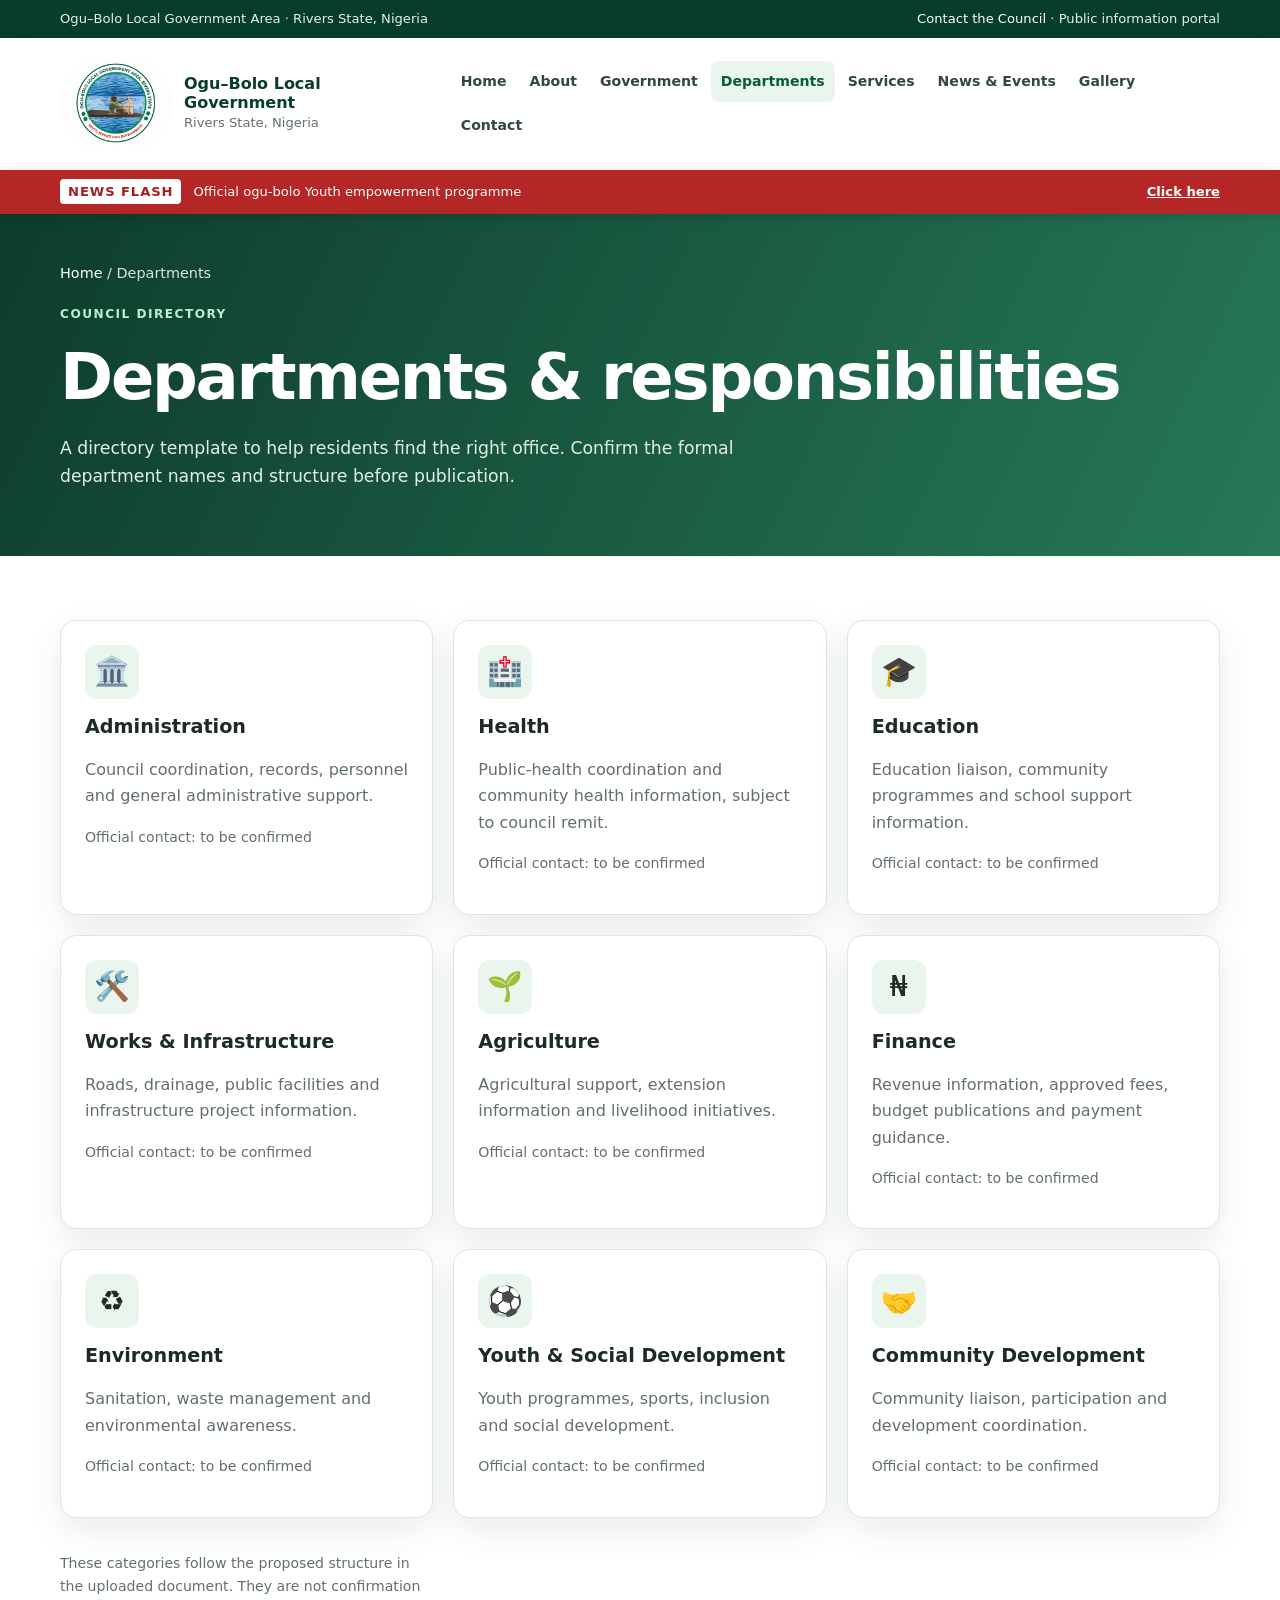
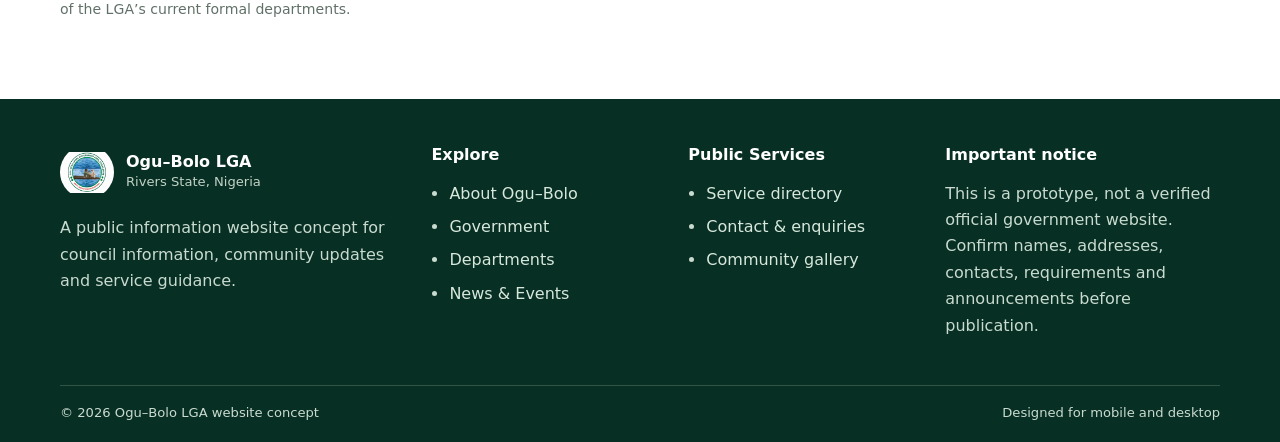
<file: departments.html>
<!doctype html>
<html lang="en"><head><meta charset="utf-8"><meta name="viewport" content="width=device-width,initial-scale=1"><meta name="theme-color" content="#0b5d3b"><meta name="description" content="Department directory and responsibilities template for Ogu–Bolo LGA."><title>Departments | Ogu–Bolo LGA, Rivers State</title><link rel="stylesheet" href="css/style.css"><script src="js/main.js" defer></script></head>
<body><a class="skip" href="#main">Skip to main content</a>
<div class="utility"><div class="container"><span>Ogu–Bolo Local Government Area · Rivers State, Nigeria</span><span><a href="contact.html">Contact the Council</a> · Public information portal</span></div></div>
<header class="site-header"><div class="container nav-wrap"><a class="brand" href="index.html" aria-label="Ogu–Bolo LGA home"><img src="images/ogu-bolo-lga-logo.jpg" alt="Ogu–Bolo Local Government Area logo"><span><strong>Ogu–Bolo Local Government</strong><small>Rivers State, Nigeria</small></span></a><button class="menu-toggle" type="button" aria-expanded="false" aria-controls="primary-nav">☰ Menu</button><nav class="nav" id="primary-nav" aria-label="Main navigation">
      <a href="index.html">Home</a>
      <a href="about.html">About</a>
      <a href="government.html">Government</a>
      <a href="departments.html" class="active">Departments</a>
      <a href="services.html">Services</a>
      <a href="news.html">News & Events</a>
      <a href="gallery.html">Gallery</a>
      <a href="contact.html">Contact</a>
</nav></div></header><div class="news-flash" role="region" aria-label="News flash"><span class="flash-label">NEWS FLASH</span><span class="flash-message">Ogu/Bolo community update: Rivers State Ministry reported the launch of an 11.9 MWp solar mini-grid project in Bolo on 11 July 2026.</span><a href="#read-solar" data-read-article="solar">Read story ↓</a></div><main id="main">
<section class="page-hero"><div class="container"><div class="crumb"><a href="index.html">Home</a> / Departments</div><span class="eyebrow">Council directory</span><h1>Departments & responsibilities</h1><p>A directory template to help residents find the right office. Confirm the formal department names and structure before publication.</p></div></section><section class="section"><div class="container"><div class="grid three"><article class="card service-card"><div class="icon-tile">🏛️</div><h3>Administration</h3><p>Council coordination, records, personnel and general administrative support.</p><p class="small-note" style="margin-top:12px">Official contact: to be confirmed</p></article><article class="card service-card"><div class="icon-tile">🏥</div><h3>Health</h3><p>Public-health coordination and community health information, subject to council remit.</p><p class="small-note" style="margin-top:12px">Official contact: to be confirmed</p></article><article class="card service-card"><div class="icon-tile">🎓</div><h3>Education</h3><p>Education liaison, community programmes and school support information.</p><p class="small-note" style="margin-top:12px">Official contact: to be confirmed</p></article><article class="card service-card"><div class="icon-tile">🛠️</div><h3>Works & Infrastructure</h3><p>Roads, drainage, public facilities and infrastructure project information.</p><p class="small-note" style="margin-top:12px">Official contact: to be confirmed</p></article><article class="card service-card"><div class="icon-tile">🌱</div><h3>Agriculture</h3><p>Agricultural support, extension information and livelihood initiatives.</p><p class="small-note" style="margin-top:12px">Official contact: to be confirmed</p></article><article class="card service-card"><div class="icon-tile">₦</div><h3>Finance</h3><p>Revenue information, approved fees, budget publications and payment guidance.</p><p class="small-note" style="margin-top:12px">Official contact: to be confirmed</p></article><article class="card service-card"><div class="icon-tile">♻️</div><h3>Environment</h3><p>Sanitation, waste management and environmental awareness.</p><p class="small-note" style="margin-top:12px">Official contact: to be confirmed</p></article><article class="card service-card"><div class="icon-tile">⚽</div><h3>Youth & Social Development</h3><p>Youth programmes, sports, inclusion and social development.</p><p class="small-note" style="margin-top:12px">Official contact: to be confirmed</p></article><article class="card service-card"><div class="icon-tile">🤝</div><h3>Community Development</h3><p>Community liaison, participation and development coordination.</p><p class="small-note" style="margin-top:12px">Official contact: to be confirmed</p></article><p class="small-note">These categories follow the proposed structure in the uploaded document. They are not confirmation of the LGA’s current formal departments.</p></div></div></section>
</main><footer class="footer"><div class="container"><div class="footer-grid">
<div><div class="brand"><img src="images/ogu-bolo-lga-logo.jpg" alt="Ogu–Bolo Local Government Area logo"><span><strong style="color:white">Ogu–Bolo LGA</strong><small style="color:#c2d2c7">Rivers State, Nigeria</small></span></div><p style="margin-top:16px">A public information website concept for council information, community updates and service guidance.</p></div>
<div><h3>Explore</h3><ul><li><a href="about.html">About Ogu–Bolo</a></li><li><a href="government.html">Government</a></li><li><a href="departments.html">Departments</a></li><li><a href="news.html">News & Events</a></li></ul></div>
<div><h3>Public Services</h3><ul><li><a href="services.html">Service directory</a></li><li><a href="contact.html">Contact & enquiries</a></li><li><a href="gallery.html">Community gallery</a></li></ul></div>
<div><h3>Important notice</h3><p>This is a prototype, not a verified official government website. Confirm names, addresses, contacts, requirements and announcements before publication.</p></div>
</div><div class="footer-bottom"><span>© <span data-year>2026</span> Ogu–Bolo LGA website concept</span><span>Designed for mobile and desktop</span></div></div></footer></body></html>
</file>
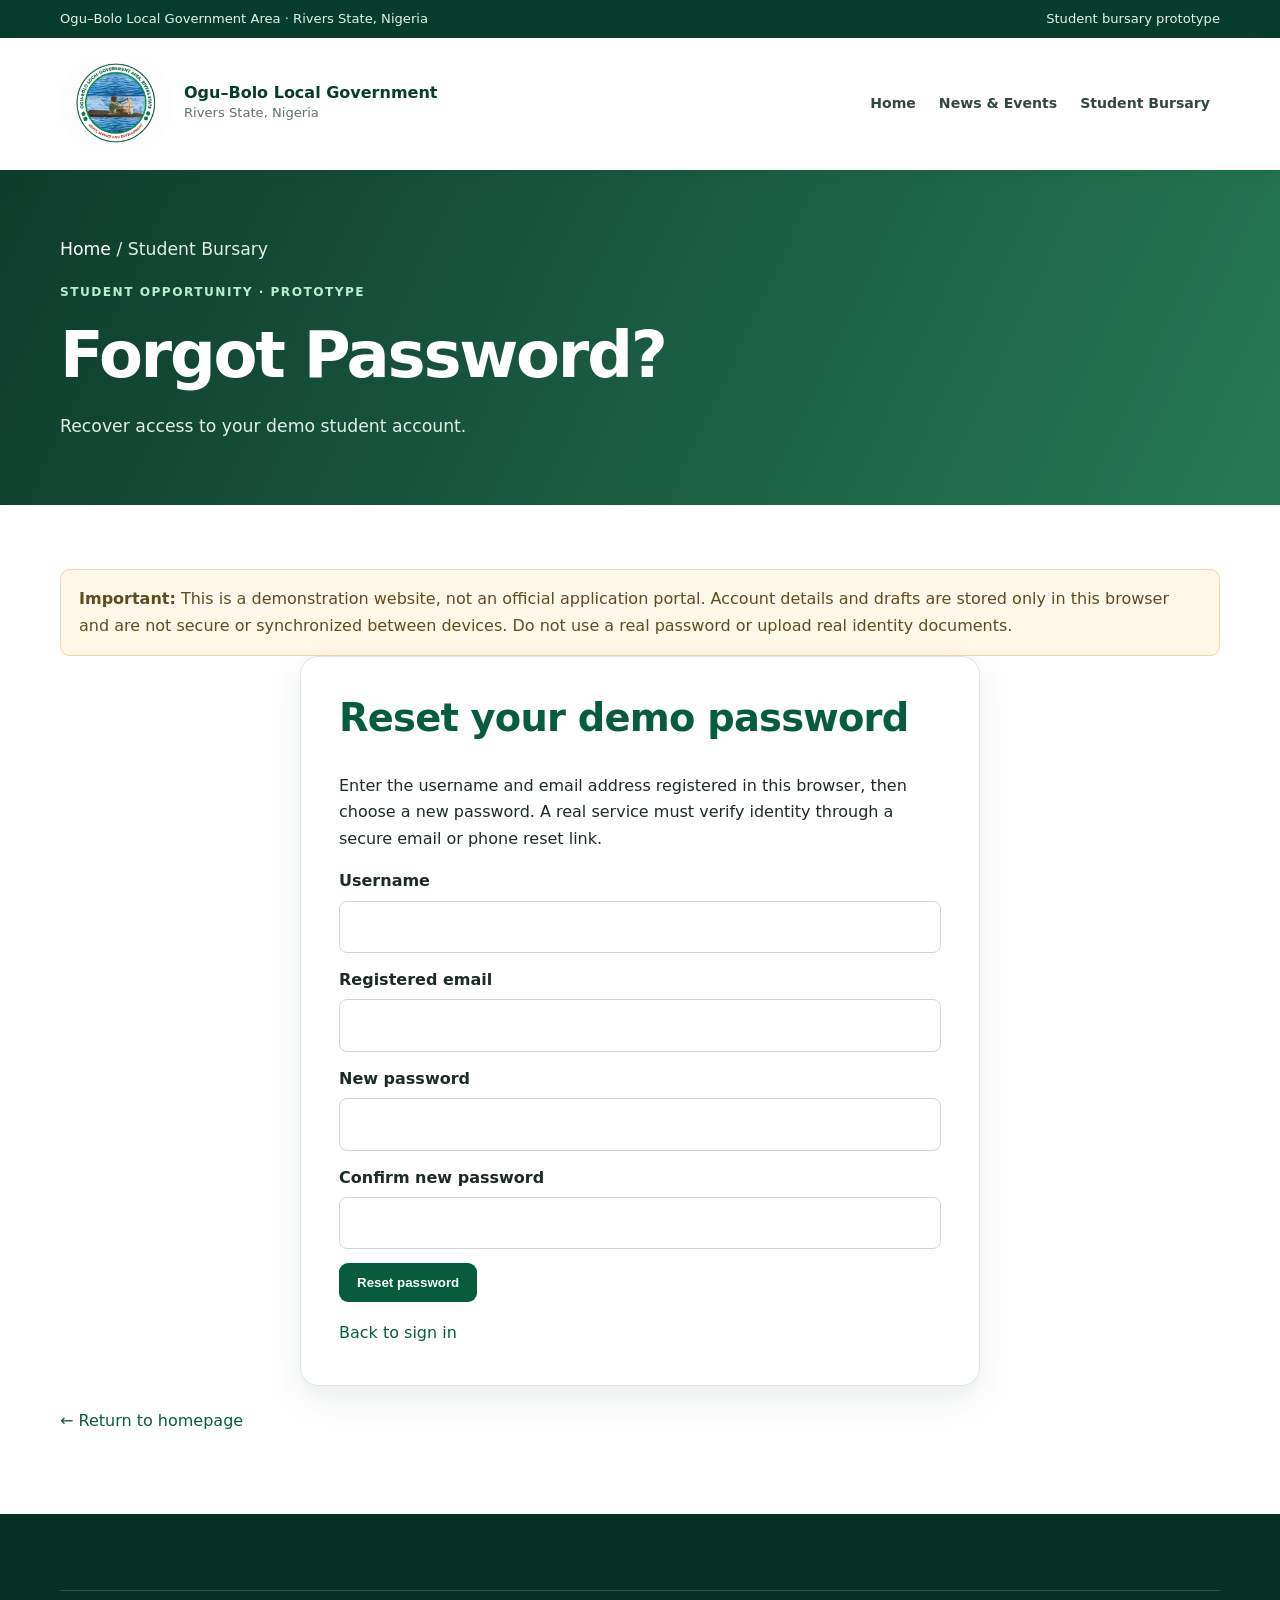
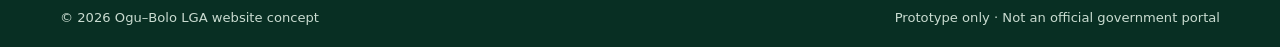
<file: forgot-password.html>
<!doctype html><html lang="en"><head><meta charset="utf-8"><meta name="viewport" content="width=device-width,initial-scale=1"><meta name="theme-color" content="#0b5d3b"><title>Forgot Password | Ogu–Bolo LGA</title><link rel="stylesheet" href="css/style.css"><script src="js/main.js" defer></script></head><body><a class="skip" href="#main">Skip to content</a><div class="utility"><div class="container"><span>Ogu–Bolo Local Government Area · Rivers State, Nigeria</span><span>Student bursary prototype</span></div></div><header class="site-header"><div class="container nav-wrap"><a class="brand" href="index.html"><img src="images/ogu-bolo-lga-logo.jpg" alt="Ogu–Bolo LGA logo"><span><strong>Ogu–Bolo Local Government</strong><small>Rivers State, Nigeria</small></span></a><button class="menu-toggle" type="button" aria-expanded="false" aria-controls="primary-nav">☰ Menu</button><nav class="nav" id="primary-nav"><a href="index.html">Home</a><a href="news.html">News &amp; Events</a><a href="bursary.html">Student Bursary</a></nav></div></header><main id="main"><section class="page-hero"><div class="container"><p class="crumb"><a href="index.html">Home</a> / Student Bursary</p><span class="eyebrow">Student opportunity · Prototype</span><h1>Forgot Password?</h1><p>Recover access to your demo student account.</p></div></section><section class="section"><div class="container"><div class="notice"><strong>Important:</strong> This is a demonstration website, not an official application portal. Account details and drafts are stored only in this browser and are not secure or synchronized between devices. Do not use a real password or upload real identity documents.</div><div class="auth-shell"><h2>Reset your demo password</h2><p>Enter the username and email address registered in this browser, then choose a new password. A real service must verify identity through a secure email or phone reset link.</p><form id="reset-form"><label>Username<input name="username" autocomplete="username" required></label><label>Registered email<input name="email" type="email" autocomplete="email" required></label><label>New password<input name="password" type="password" minlength="8" autocomplete="new-password" required></label><label>Confirm new password<input name="confirm" type="password" minlength="8" autocomplete="new-password" required></label><button class="btn green" type="submit">Reset password</button><p id="reset-status" class="form-status" aria-live="polite"></p></form><div class="auth-links"><a href="signin.html">Back to sign in</a></div><script>document.getElementById('reset-form').addEventListener('submit',function(e){e.preventDefault();const d=new FormData(this);if(d.get('password')!==d.get('confirm')){document.getElementById('reset-status').textContent='Passwords do not match.';return;}const u=String(d.get('username')).trim().toLowerCase();let a={};try{a=JSON.parse(localStorage.getItem('oguBoloDemoAccounts')||'{}')}catch(e){}if(!a[u]||String(a[u].email).toLowerCase()!==String(d.get('email')).toLowerCase()){document.getElementById('reset-status').textContent='The username and email do not match an account in this browser.';return;}a[u].password=d.get('password');localStorage.setItem('oguBoloDemoAccounts',JSON.stringify(a));document.getElementById('reset-status').textContent='Demo password updated. You can now sign in.';this.reset();});</script></div><p style="margin-top:22px"><a href="index.html">← Return to homepage</a></p></div></section></main><footer class="footer"><div class="container"><div class="footer-bottom"><span>© <span data-year>2026</span> Ogu–Bolo LGA website concept</span><span>Prototype only · Not an official government portal</span></div></div></footer></body></html>
</file>
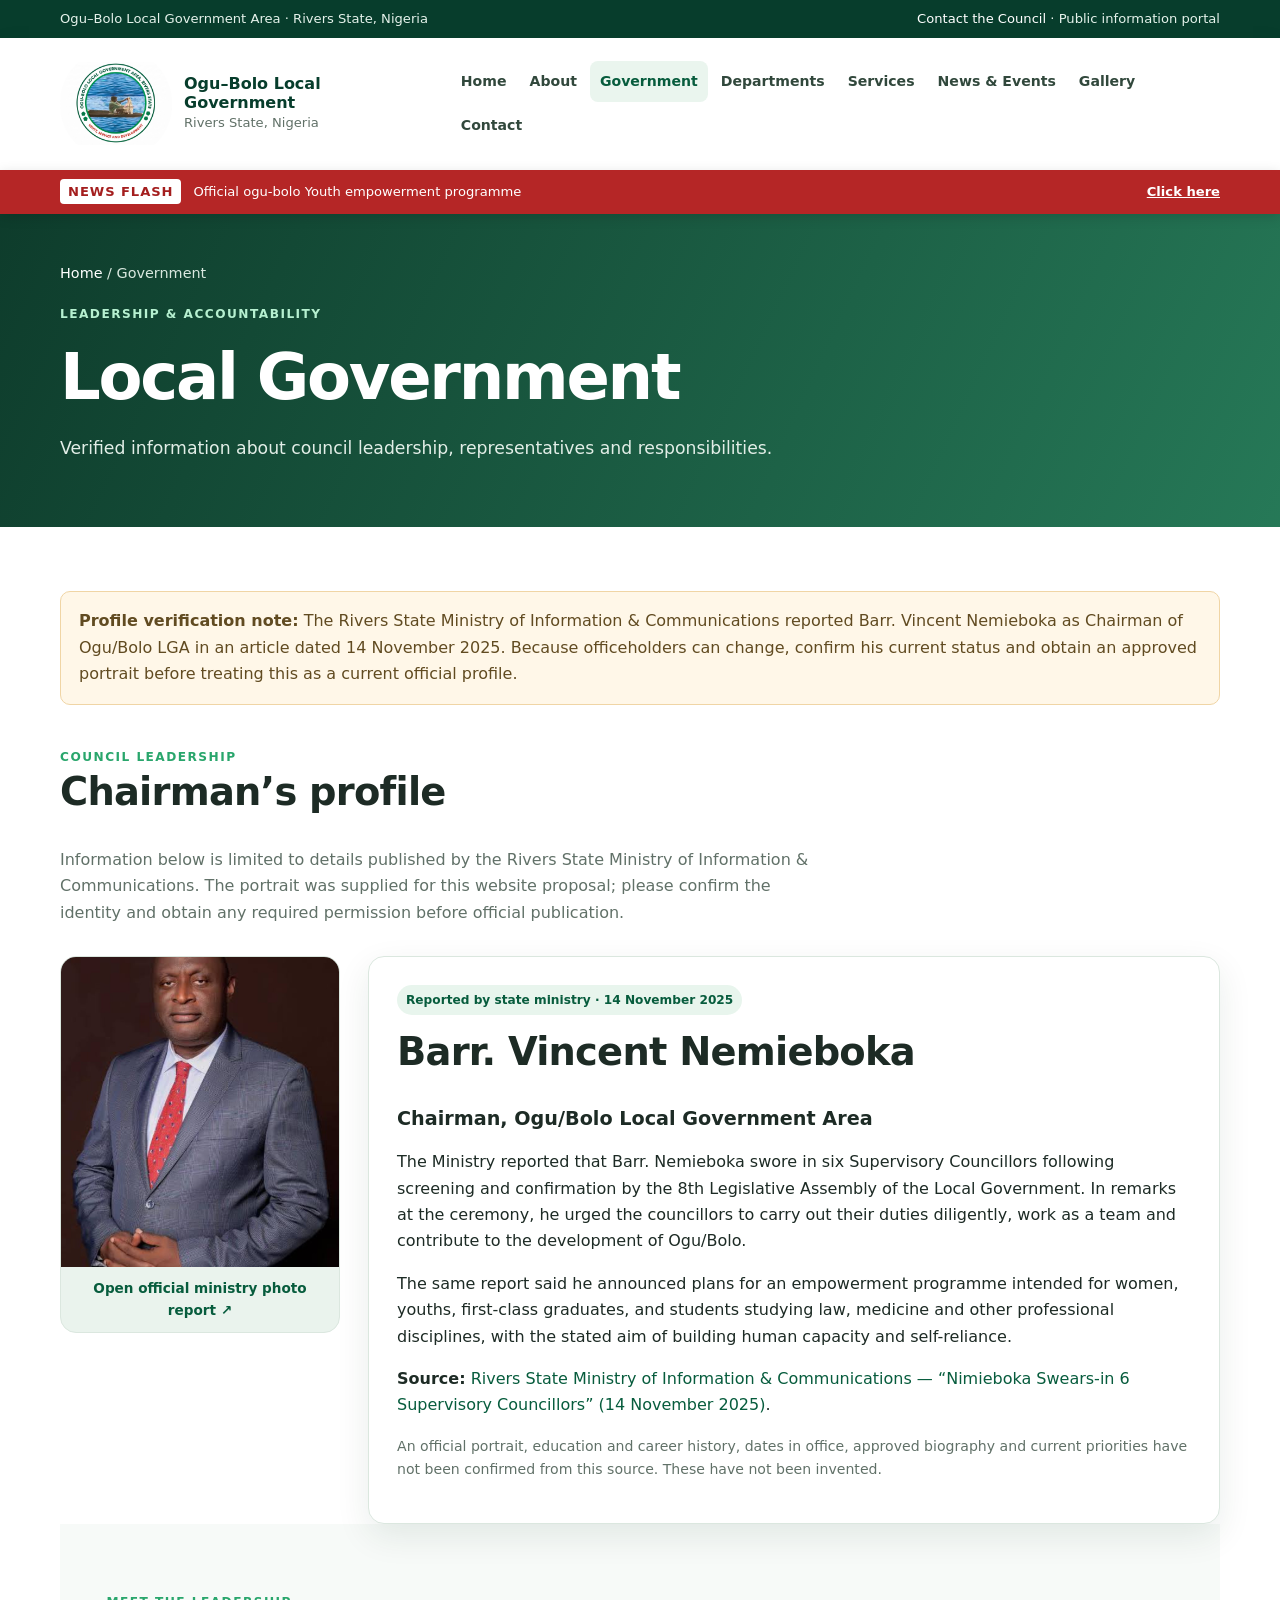
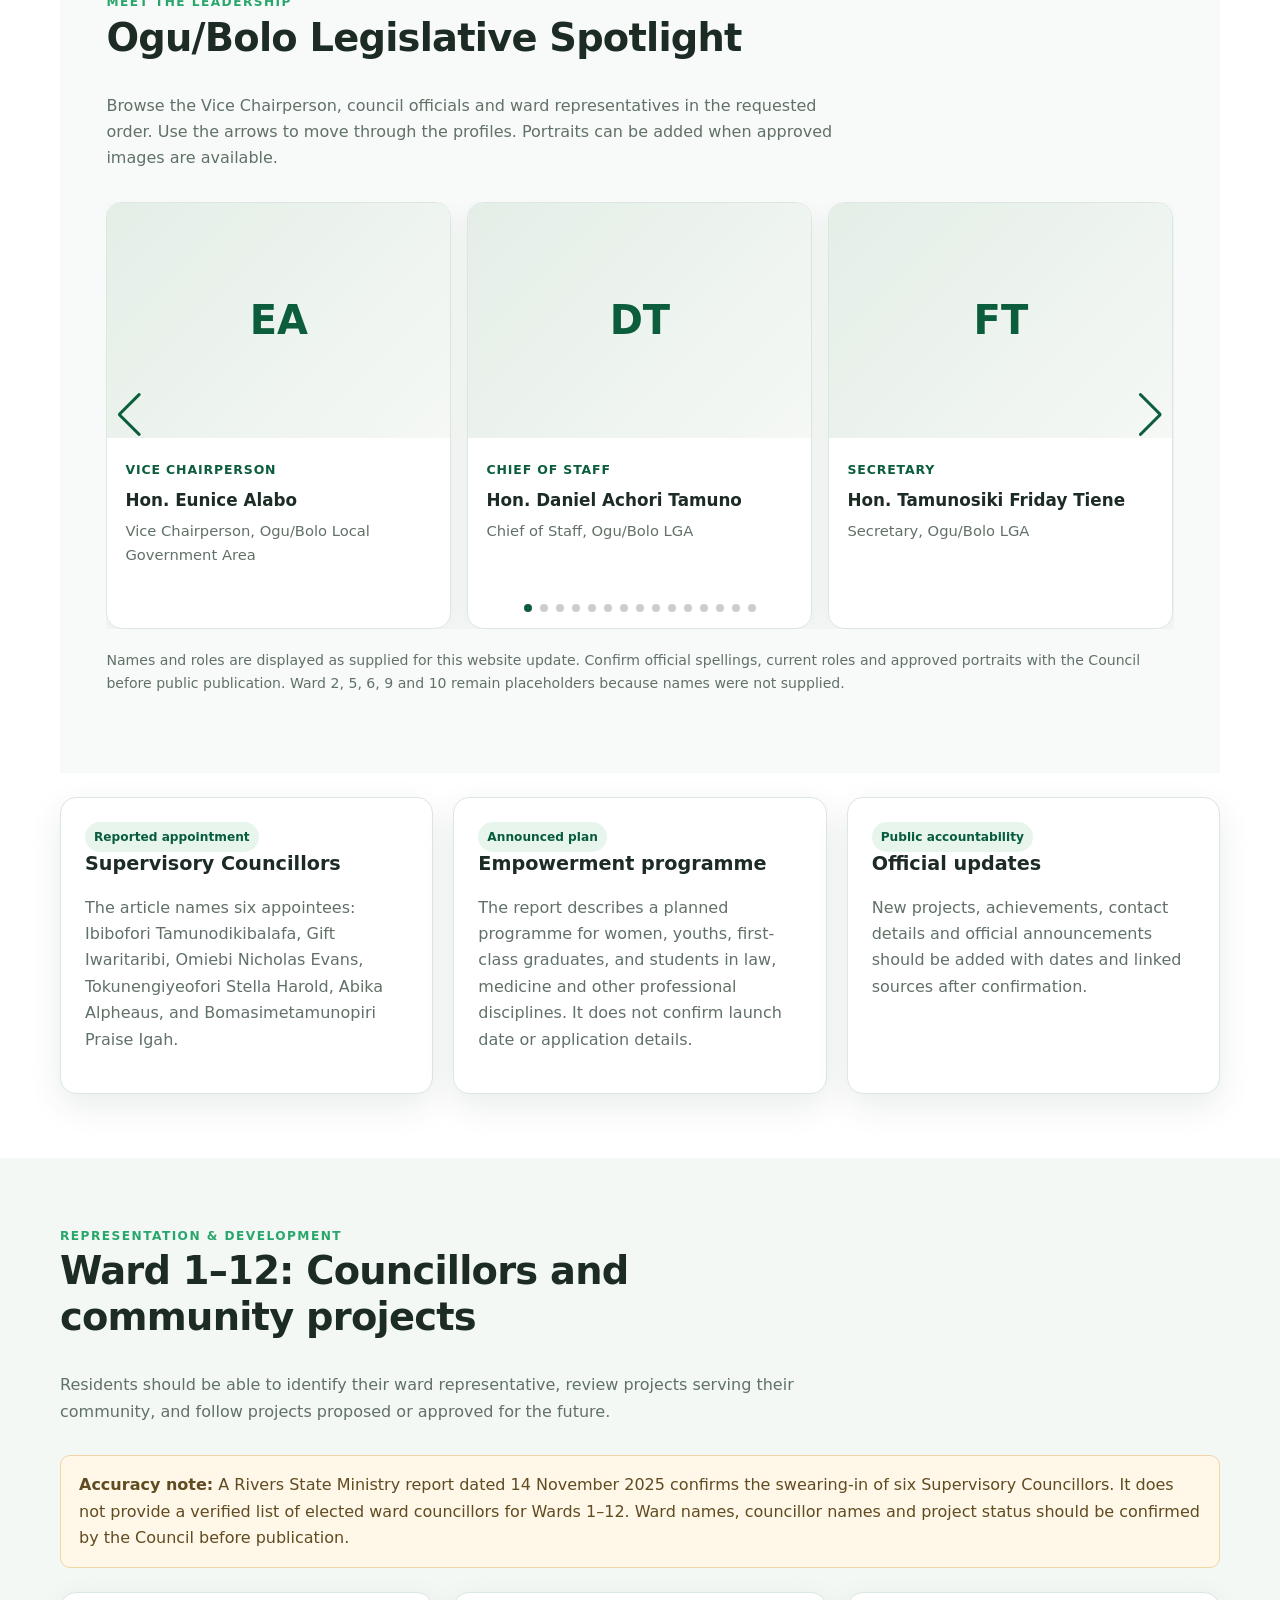
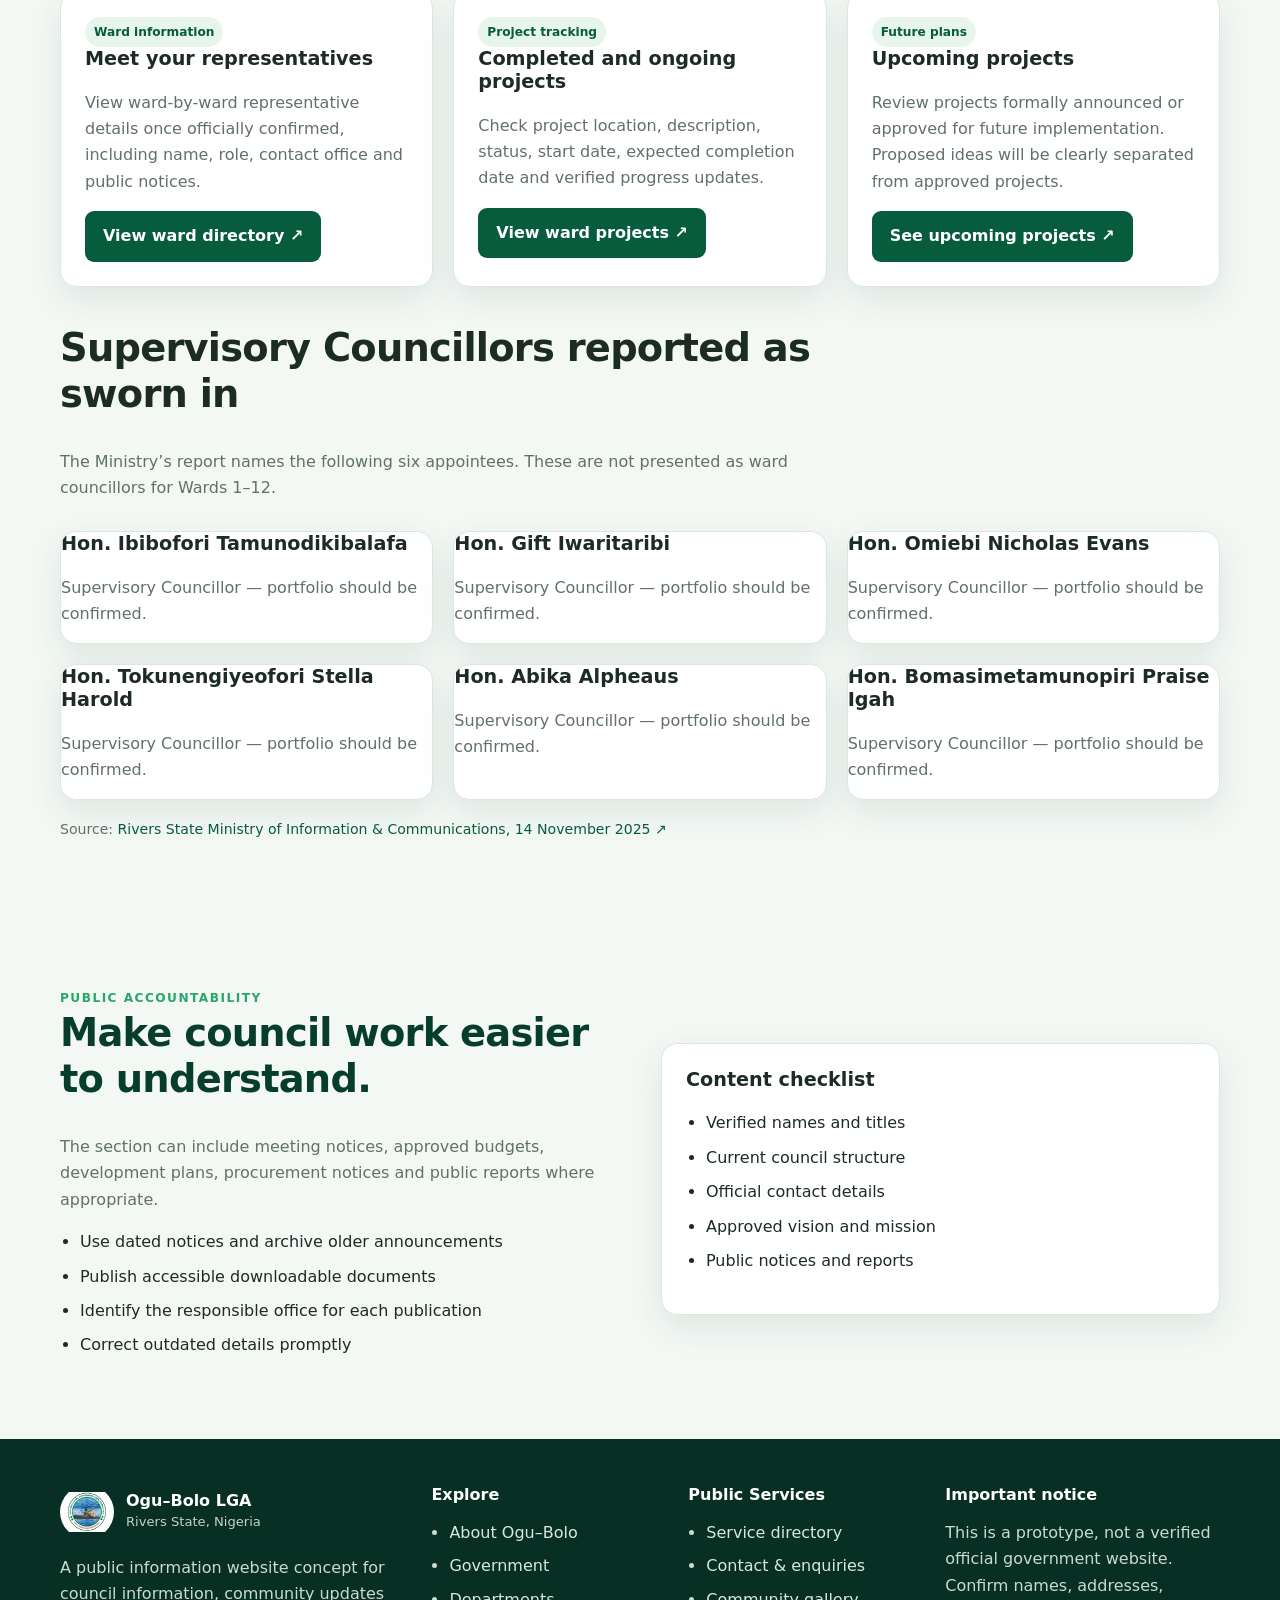
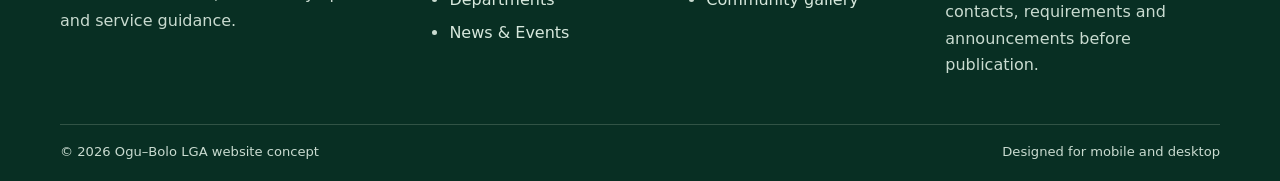
<file: government.html>
<!doctype html>
<html lang="en"><head><meta charset="utf-8"><meta name="viewport" content="width=device-width,initial-scale=1"><meta name="theme-color" content="#0b5d3b"><meta name="description" content="Leadership and public accountability information template for Ogu–Bolo LGA."><title>Government | Ogu–Bolo LGA, Rivers State</title><link rel="stylesheet" href="css/style.css"><link rel="stylesheet" href="https://cdn.jsdelivr.net/npm/swiper@11.1.14/swiper-bundle.min.css"><script src="js/main.js" defer></script></head>
<body><a class="skip" href="#main">Skip to main content</a>
<div class="utility"><div class="container"><span>Ogu–Bolo Local Government Area · Rivers State, Nigeria</span><span><a href="contact.html">Contact the Council</a> · Public information portal</span></div></div>
<header class="site-header"><div class="container nav-wrap"><a class="brand" href="index.html" aria-label="Ogu–Bolo LGA home"><img src="images/ogu-bolo-lga-logo.jpg" alt="Ogu–Bolo Local Government Area logo"><span><strong>Ogu–Bolo Local Government</strong><small>Rivers State, Nigeria</small></span></a><button class="menu-toggle" type="button" aria-expanded="false" aria-controls="primary-nav">☰ Menu</button><nav class="nav" id="primary-nav" aria-label="Main navigation">
      <a href="index.html">Home</a>
      <a href="about.html">About</a>
      <a href="government.html" class="active">Government</a>
      <a href="departments.html">Departments</a>
      <a href="services.html">Services</a>
      <a href="news.html">News & Events</a>
      <a href="gallery.html">Gallery</a>
      <a href="contact.html">Contact</a>
</nav></div></header><div class="news-flash" role="region" aria-label="News flash"><span class="flash-label">NEWS FLASH</span><span class="flash-message">Ogu/Bolo community update: Rivers State Ministry reported the launch of an 11.9 MWp solar mini-grid project in Bolo on 11 July 2026.</span><a href="#read-solar" data-read-article="solar">Read story ↓</a></div><main id="main">
<section class="page-hero"><div class="container"><div class="crumb"><a href="index.html">Home</a> / Government</div><span class="eyebrow">Leadership & accountability</span><h1>Local Government</h1><p>Verified information about council leadership, representatives and responsibilities.</p></div></section><section class="section"><div class="container"><div class="notice"><strong>Profile verification note:</strong> The Rivers State Ministry of Information & Communications reported Barr. Vincent Nemieboka as Chairman of Ogu/Bolo LGA in an article dated 14 November 2025. Because officeholders can change, confirm his current status and obtain an approved portrait before treating this as a current official profile.</div><div class="section-head" id="chairman-profile" style="margin-top:38px"><span class="eyebrow">Council leadership</span><h2>Chairman’s profile</h2><p>Information below is limited to details published by the Rivers State Ministry of Information & Communications. The portrait was supplied for this website proposal; please confirm the identity and obtain any required permission before official publication.</p></div><div class="profile-layout"><a class="profile-photo-link" href="https://moic.rv.gov.ng/rivchpps-boss-reassures-on-access-to-quality-healthcare/" target="_blank" rel="noopener" aria-label="Open official ministry report with a photograph of the Ogu/Bolo chairman"><img loading="lazy" src="images/chairman-profile.jpg" alt="Portrait supplied for the proposed Ogu/Bolo LGA chairman profile"><span>Open official ministry photo report ↗</span></a><div class="profile-copy"><span class="tag">Reported by state ministry · 14 November 2025</span><h2 style="margin-top:14px">Barr. Vincent Nemieboka</h2><h3>Chairman, Ogu/Bolo Local Government Area</h3><p>The Ministry reported that Barr. Nemieboka swore in six Supervisory Councillors following screening and confirmation by the 8th Legislative Assembly of the Local Government. In remarks at the ceremony, he urged the councillors to carry out their duties diligently, work as a team and contribute to the development of Ogu/Bolo.</p><p>The same report said he announced plans for an empowerment programme intended for women, youths, first-class graduates, and students studying law, medicine and other professional disciplines, with the stated aim of building human capacity and self-reliance.</p><p><strong>Source:</strong> <a href="https://moic.rv.gov.ng/nimieboka-swears-in-6-supervisory-councillors/" target="_blank" rel="noopener">Rivers State Ministry of Information & Communications — “Nimieboka Swears-in 6 Supervisory Councillors” (14 November 2025)</a>.</p><p class="small-note">An official portrait, education and career history, dates in office, approved biography and current priorities have not been confirmed from this source. These have not been invented.</p></div></div><section class="section leadership-spotlight" id="ogu-bolo-legislative-spotlight"><div class="container"><div class="section-head"><span class="eyebrow">Meet the leadership</span><h2>Ogu/Bolo Legislative Spotlight</h2><p>Browse the Vice Chairperson, council officials and ward representatives in the requested order. Use the arrows to move through the profiles. Portraits can be added when approved images are available.</p></div><div class="swiper leaders ogu-bolo-leaders" aria-label="Ogu/Bolo legislative leadership carousel"><div class="swiper-wrapper"><div class="swiper-slide"><article class="spotlight-card swiper-leader-card"><div class="swiper-leader-photo"><div class="leader-placeholder" aria-hidden="true">EA</div></div><div class="spotlight-card-copy"><span class="spotlight-role">Vice Chairperson</span><h3>Hon. Eunice Alabo</h3><p>Vice Chairperson, Ogu/Bolo Local Government Area</p></div></article></div><div class="swiper-slide"><article class="spotlight-card swiper-leader-card"><div class="swiper-leader-photo"><div class="leader-placeholder" aria-hidden="true">DT</div></div><div class="spotlight-card-copy"><span class="spotlight-role">Chief of Staff</span><h3>Hon. Daniel Achori Tamuno</h3><p>Chief of Staff, Ogu/Bolo LGA</p></div></article></div><div class="swiper-slide"><article class="spotlight-card swiper-leader-card"><div class="swiper-leader-photo"><div class="leader-placeholder" aria-hidden="true">FT</div></div><div class="spotlight-card-copy"><span class="spotlight-role">Secretary</span><h3>Hon. Tamunosiki Friday Tiene</h3><p>Secretary, Ogu/Bolo LGA</p></div></article></div><div class="swiper-slide"><article class="spotlight-card swiper-leader-card"><div class="swiper-leader-photo"><div class="leader-placeholder" aria-hidden="true">01</div></div><div class="spotlight-card-copy"><span class="spotlight-role">Councillor · Ward 1</span><h3>Hon. Ellis Dakiri Tamunobere</h3><p>Councillor representing Ward 1, Ogu/Bolo LGA</p><a class="spotlight-link" href="ward-projects.html#ward-directory">View ward projects ↗</a></div></article></div><div class="swiper-slide"><article class="spotlight-card swiper-leader-card"><div class="swiper-leader-photo"><div class="leader-placeholder" aria-hidden="true">03</div></div><div class="spotlight-card-copy"><span class="spotlight-role">Councillor · Ward 3</span><h3>Hon. Shedrack</h3><p>Councillor representing Ward 3, Ogu/Bolo LGA</p><a class="spotlight-link" href="ward-projects.html#ward-directory">View ward projects ↗</a></div></article></div><div class="swiper-slide"><article class="spotlight-card swiper-leader-card"><div class="swiper-leader-photo"><div class="leader-placeholder" aria-hidden="true">04</div></div><div class="spotlight-card-copy"><span class="spotlight-role">Deputy Leader · Ward 4</span><h3>Amb Opek's</h3><p>Deputy Leader, Ogu/Bolo Legislative Assembly · Councillor, Ward 4</p><a class="spotlight-link" href="ward-projects.html#ward-directory">View ward projects ↗</a></div></article></div><div class="swiper-slide"><article class="spotlight-card swiper-leader-card"><div class="swiper-leader-photo"><div class="leader-placeholder" aria-hidden="true">07</div></div><div class="spotlight-card-copy"><span class="spotlight-role">Councillor · Ward 7</span><h3>Hon. Anidikima Thomas</h3><p>Councillor representing Ward 7, Ogu/Bolo LGA</p><a class="spotlight-link" href="ward-projects.html#ward-directory">View ward projects ↗</a></div></article></div><div class="swiper-slide"><article class="spotlight-card swiper-leader-card"><div class="swiper-leader-photo"><div class="leader-placeholder" aria-hidden="true">08</div></div><div class="spotlight-card-copy"><span class="spotlight-role">Chief Whip · Ward 8</span><h3>Hon. Samuel Sekibo</h3><p>Chief Whip, Ogu/Bolo Legislative Assembly · Councillor, Ward 8</p><a class="spotlight-link" href="ward-projects.html#ward-directory">View ward projects ↗</a></div></article></div><div class="swiper-slide"><article class="spotlight-card swiper-leader-card"><div class="swiper-leader-photo"><div class="leader-placeholder" aria-hidden="true">11</div></div><div class="spotlight-card-copy"><span class="spotlight-role">Leader · Ward 11</span><h3>Chief Itekena Akor</h3><p>Leader, Ogu/Bolo Legislative Assembly · Councillor, Ward 11</p><a class="spotlight-link" href="ward-projects.html#ward-directory">View ward projects ↗</a></div></article></div><div class="swiper-slide"><article class="spotlight-card swiper-leader-card"><div class="swiper-leader-photo"><div class="leader-placeholder" aria-hidden="true">12</div></div><div class="spotlight-card-copy"><span class="spotlight-role">Councillor · Ward 12</span><h3>Hon. Jonathan Sunday</h3><p>Councillor representing Ward 12, Ogu/Bolo LGA</p><a class="spotlight-link" href="ward-projects.html#ward-directory">View ward projects ↗</a></div></article></div><div class="swiper-slide"><article class="spotlight-card swiper-leader-card"><div class="swiper-leader-photo"><div class="leader-placeholder" aria-hidden="true">02</div></div><div class="spotlight-card-copy"><span class="spotlight-role">Councillor · Ward 2</span><h3>Councillor profile to be confirmed</h3><p>Ward 2, Ogu/Bolo LGA</p><a class="spotlight-link" href="ward-projects.html#ward-directory">View ward projects ↗</a></div></article></div><div class="swiper-slide"><article class="spotlight-card swiper-leader-card"><div class="swiper-leader-photo"><div class="leader-placeholder" aria-hidden="true">05</div></div><div class="spotlight-card-copy"><span class="spotlight-role">Councillor · Ward 5</span><h3>Councillor profile to be confirmed</h3><p>Ward 5, Ogu/Bolo LGA</p><a class="spotlight-link" href="ward-projects.html#ward-directory">View ward projects ↗</a></div></article></div><div class="swiper-slide"><article class="spotlight-card swiper-leader-card"><div class="swiper-leader-photo"><div class="leader-placeholder" aria-hidden="true">06</div></div><div class="spotlight-card-copy"><span class="spotlight-role">Councillor · Ward 6</span><h3>Councillor profile to be confirmed</h3><p>Ward 6, Ogu/Bolo LGA</p><a class="spotlight-link" href="ward-projects.html#ward-directory">View ward projects ↗</a></div></article></div><div class="swiper-slide"><article class="spotlight-card swiper-leader-card"><div class="swiper-leader-photo"><div class="leader-placeholder" aria-hidden="true">09</div></div><div class="spotlight-card-copy"><span class="spotlight-role">Councillor · Ward 9</span><h3>Councillor profile to be confirmed</h3><p>Ward 9, Ogu/Bolo LGA</p><a class="spotlight-link" href="ward-projects.html#ward-directory">View ward projects ↗</a></div></article></div><div class="swiper-slide"><article class="spotlight-card swiper-leader-card"><div class="swiper-leader-photo"><div class="leader-placeholder" aria-hidden="true">10</div></div><div class="spotlight-card-copy"><span class="spotlight-role">Councillor · Ward 10</span><h3>Councillor profile to be confirmed</h3><p>Ward 10, Ogu/Bolo LGA</p><a class="spotlight-link" href="ward-projects.html#ward-directory">View ward projects ↗</a></div></article></div></div><div class="swiper-button-prev" aria-label="Previous leader"></div><div class="swiper-button-next" aria-label="Next leader"></div><div class="swiper-pagination"></div></div><p class="small-note spotlight-note">Names and roles are displayed as supplied for this website update. Confirm official spellings, current roles and approved portraits with the Council before public publication. Ward 2, 5, 6, 9 and 10 remain placeholders because names were not supplied.</p></div></section><div class="grid three" style="margin-top:24px"><article class="card service-card"><span class="tag">Reported appointment</span><h3>Supervisory Councillors</h3><p>The article names six appointees: Ibibofori Tamunodikibalafa, Gift Iwaritaribi, Omiebi Nicholas Evans, Tokunengiyeofori Stella Harold, Abika Alpheaus, and Bomasimetamunopiri Praise Igah.</p></article><article class="card service-card"><span class="tag">Announced plan</span><h3>Empowerment programme</h3><p>The report describes a planned programme for women, youths, first-class graduates, and students in law, medicine and other professional disciplines. It does not confirm launch date or application details.</p></article><article class="card service-card"><span class="tag">Public accountability</span><h3>Official updates</h3><p>New projects, achievements, contact details and official announcements should be added with dates and linked sources after confirmation.</p></article></div></div></section><section class="section alt" id="ward-representation"><div class="container"><div class="section-head"><span class="eyebrow">Representation & development</span><h2>Ward 1–12: Councillors and community projects</h2><p>Residents should be able to identify their ward representative, review projects serving their community, and follow projects proposed or approved for the future.</p></div><div class="notice"><strong>Accuracy note:</strong> A Rivers State Ministry report dated 14 November 2025 confirms the swearing-in of six Supervisory Councillors. It does not provide a verified list of elected ward councillors for Wards 1–12. Ward names, councillor names and project status should be confirmed by the Council before publication.</div><div class="grid three" style="margin-top:24px"><article class="card service-card"><span class="tag">Ward information</span><h3>Meet your representatives</h3><p>View ward-by-ward representative details once officially confirmed, including name, role, contact office and public notices.</p><a class="btn green" href="ward-projects.html#ward-directory">View ward directory ↗</a></article><article class="card service-card"><span class="tag">Project tracking</span><h3>Completed and ongoing projects</h3><p>Check project location, description, status, start date, expected completion date and verified progress updates.</p><a class="btn green" href="ward-projects.html#ward-projects">View ward projects ↗</a></article><article class="card service-card"><span class="tag">Future plans</span><h3>Upcoming projects</h3><p>Review projects formally announced or approved for future implementation. Proposed ideas will be clearly separated from approved projects.</p><a class="btn green" href="ward-projects.html#upcoming-projects">See upcoming projects ↗</a></article></div><div class="section-head" style="margin-top:38px"><h2>Supervisory Councillors reported as sworn in</h2><p>The Ministry’s report names the following six appointees. These are not presented as ward councillors for Wards 1–12.</p></div><div class="grid three"><article class="card"><h3>Hon. Ibibofori Tamunodikibalafa</h3><p>Supervisory Councillor — portfolio should be confirmed.</p></article><article class="card"><h3>Hon. Gift Iwaritaribi</h3><p>Supervisory Councillor — portfolio should be confirmed.</p></article><article class="card"><h3>Hon. Omiebi Nicholas Evans</h3><p>Supervisory Councillor — portfolio should be confirmed.</p></article><article class="card"><h3>Hon. Tokunengiyeofori Stella Harold</h3><p>Supervisory Councillor — portfolio should be confirmed.</p></article><article class="card"><h3>Hon. Abika Alpheaus</h3><p>Supervisory Councillor — portfolio should be confirmed.</p></article><article class="card"><h3>Hon. Bomasimetamunopiri Praise Igah</h3><p>Supervisory Councillor — portfolio should be confirmed.</p></article></div><p class="small-note" style="margin-top:18px">Source: <a href="https://moic.rv.gov.ng/nimieboka-swears-in-6-supervisory-councillors/" target="_blank" rel="noopener">Rivers State Ministry of Information & Communications, 14 November 2025 ↗</a></p></div></section><section class="section alt"><div class="container split"><div><span class="eyebrow">Public accountability</span><h2 style="color:var(--deep)">Make council work easier to understand.</h2><p class="muted">The section can include meeting notices, approved budgets, development plans, procurement notices and public reports where appropriate.</p><ul class="check-list"><li>Use dated notices and archive older announcements</li><li>Publish accessible downloadable documents</li><li>Identify the responsible office for each publication</li><li>Correct outdated details promptly</li></ul></div><div class="card"><div class="card-body"><h3>Content checklist</h3><ul class="check-list"><li>Verified names and titles</li><li>Current council structure</li><li>Official contact details</li><li>Approved vision and mission</li><li>Public notices and reports</li></ul></div></div></div></section>
</main><footer class="footer"><div class="container"><div class="footer-grid">
<div><div class="brand"><img src="images/ogu-bolo-lga-logo.jpg" alt="Ogu–Bolo Local Government Area logo"><span><strong style="color:white">Ogu–Bolo LGA</strong><small style="color:#c2d2c7">Rivers State, Nigeria</small></span></div><p style="margin-top:16px">A public information website concept for council information, community updates and service guidance.</p></div>
<div><h3>Explore</h3><ul><li><a href="about.html">About Ogu–Bolo</a></li><li><a href="government.html">Government</a></li><li><a href="departments.html">Departments</a></li><li><a href="news.html">News & Events</a></li></ul></div>
<div><h3>Public Services</h3><ul><li><a href="services.html">Service directory</a></li><li><a href="contact.html">Contact & enquiries</a></li><li><a href="gallery.html">Community gallery</a></li></ul></div>
<div><h3>Important notice</h3><p>This is a prototype, not a verified official government website. Confirm names, addresses, contacts, requirements and announcements before publication.</p></div>
</div><div class="footer-bottom"><span>© <span data-year>2026</span> Ogu–Bolo LGA website concept</span><span>Designed for mobile and desktop</span></div></div></footer><script src="https://cdn.jsdelivr.net/npm/swiper@11.1.14/swiper-bundle.min.js"></script><script>
(function(){
  function initOguBoloLeaders(){
    if(typeof Swiper==='undefined') return;
    const slider=document.querySelector('.ogu-bolo-leaders');
    if(!slider || slider.swiper) return;
    const isDesktop=window.matchMedia('(min-width: 768px)').matches;
    new Swiper(slider,{
      loop:true,
      spaceBetween:16,
      slidesPerView:1,
      breakpoints:{768:{slidesPerView:3}},
      navigation:{nextEl:slider.querySelector('.swiper-button-next'),prevEl:slider.querySelector('.swiper-button-prev')},
      pagination:{el:slider.querySelector('.swiper-pagination'),clickable:true},
      autoplay:isDesktop?{delay:3000,disableOnInteraction:false,pauseOnMouseEnter:true}:false,
      a11y:{enabled:true}
    });
  }
  if(document.readyState==='loading') document.addEventListener('DOMContentLoaded',initOguBoloLeaders); else initOguBoloLeaders();
})();
</script></body></html>
</file>
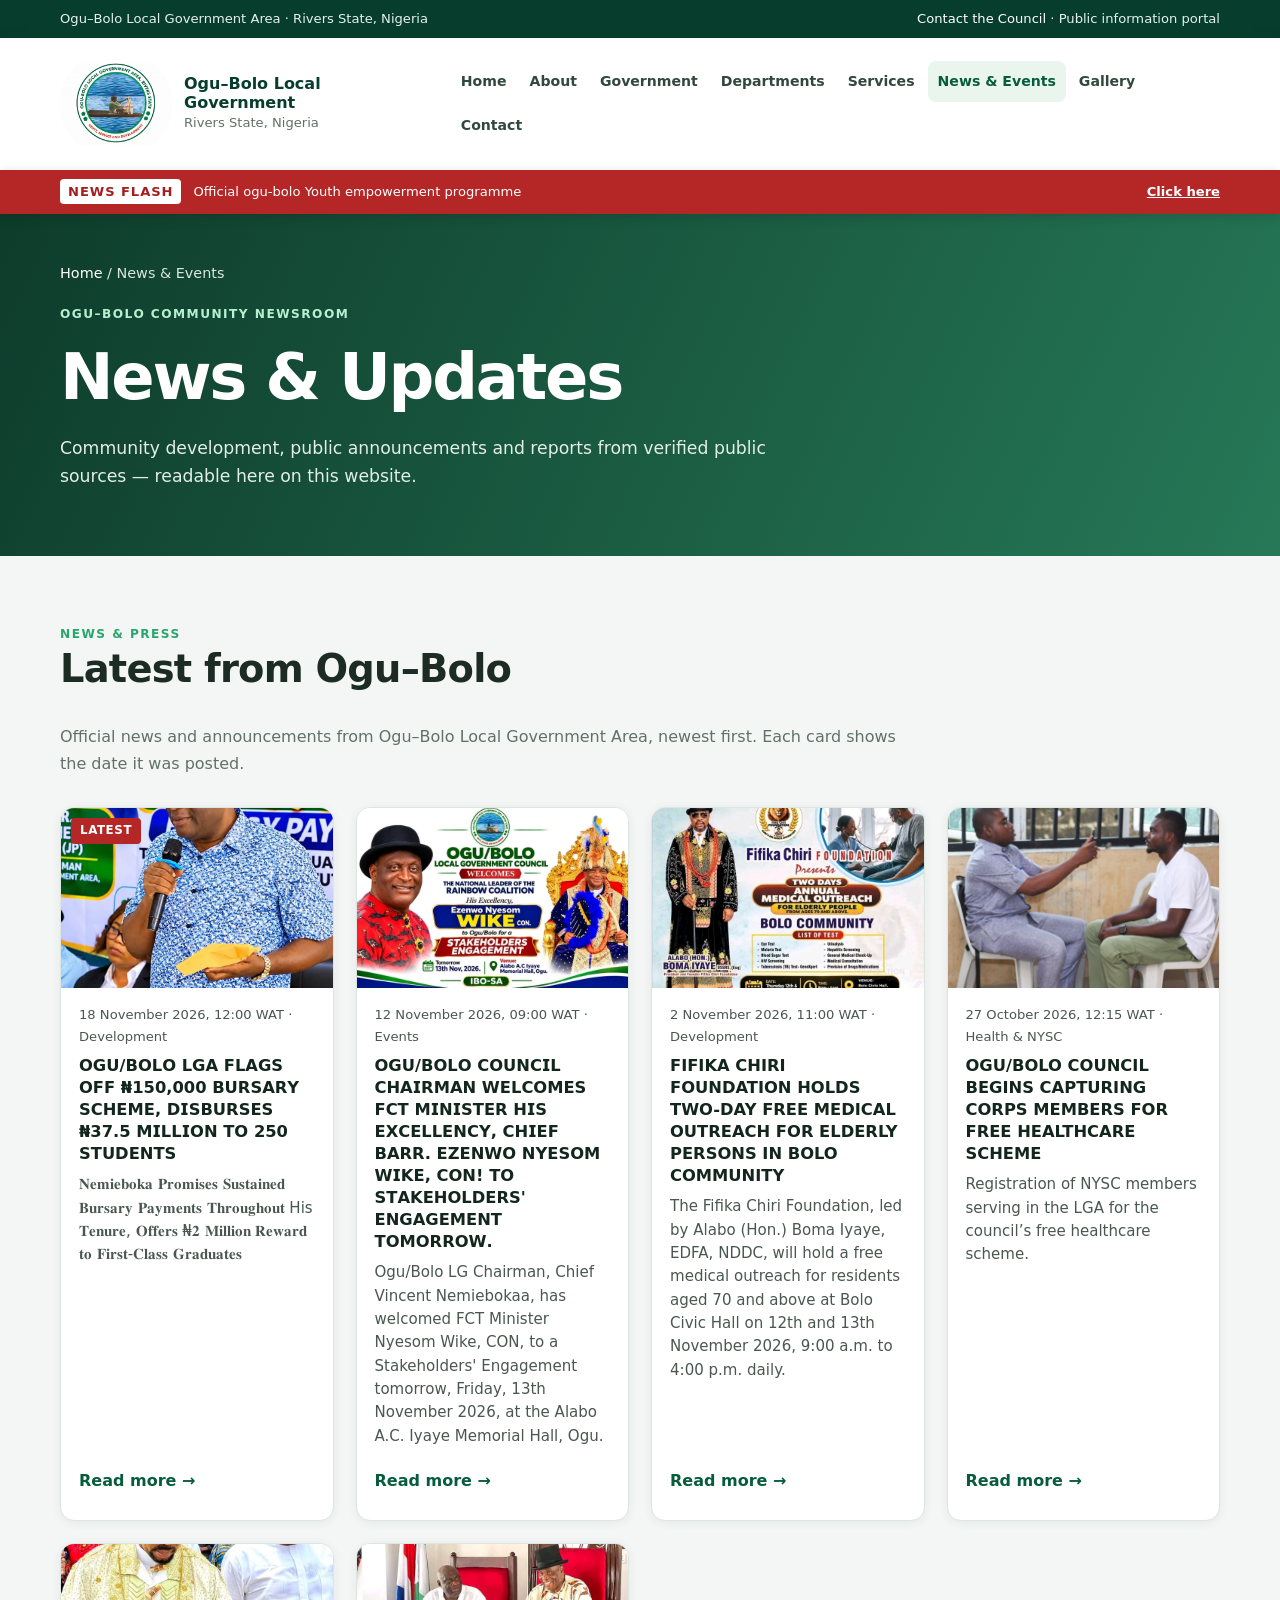
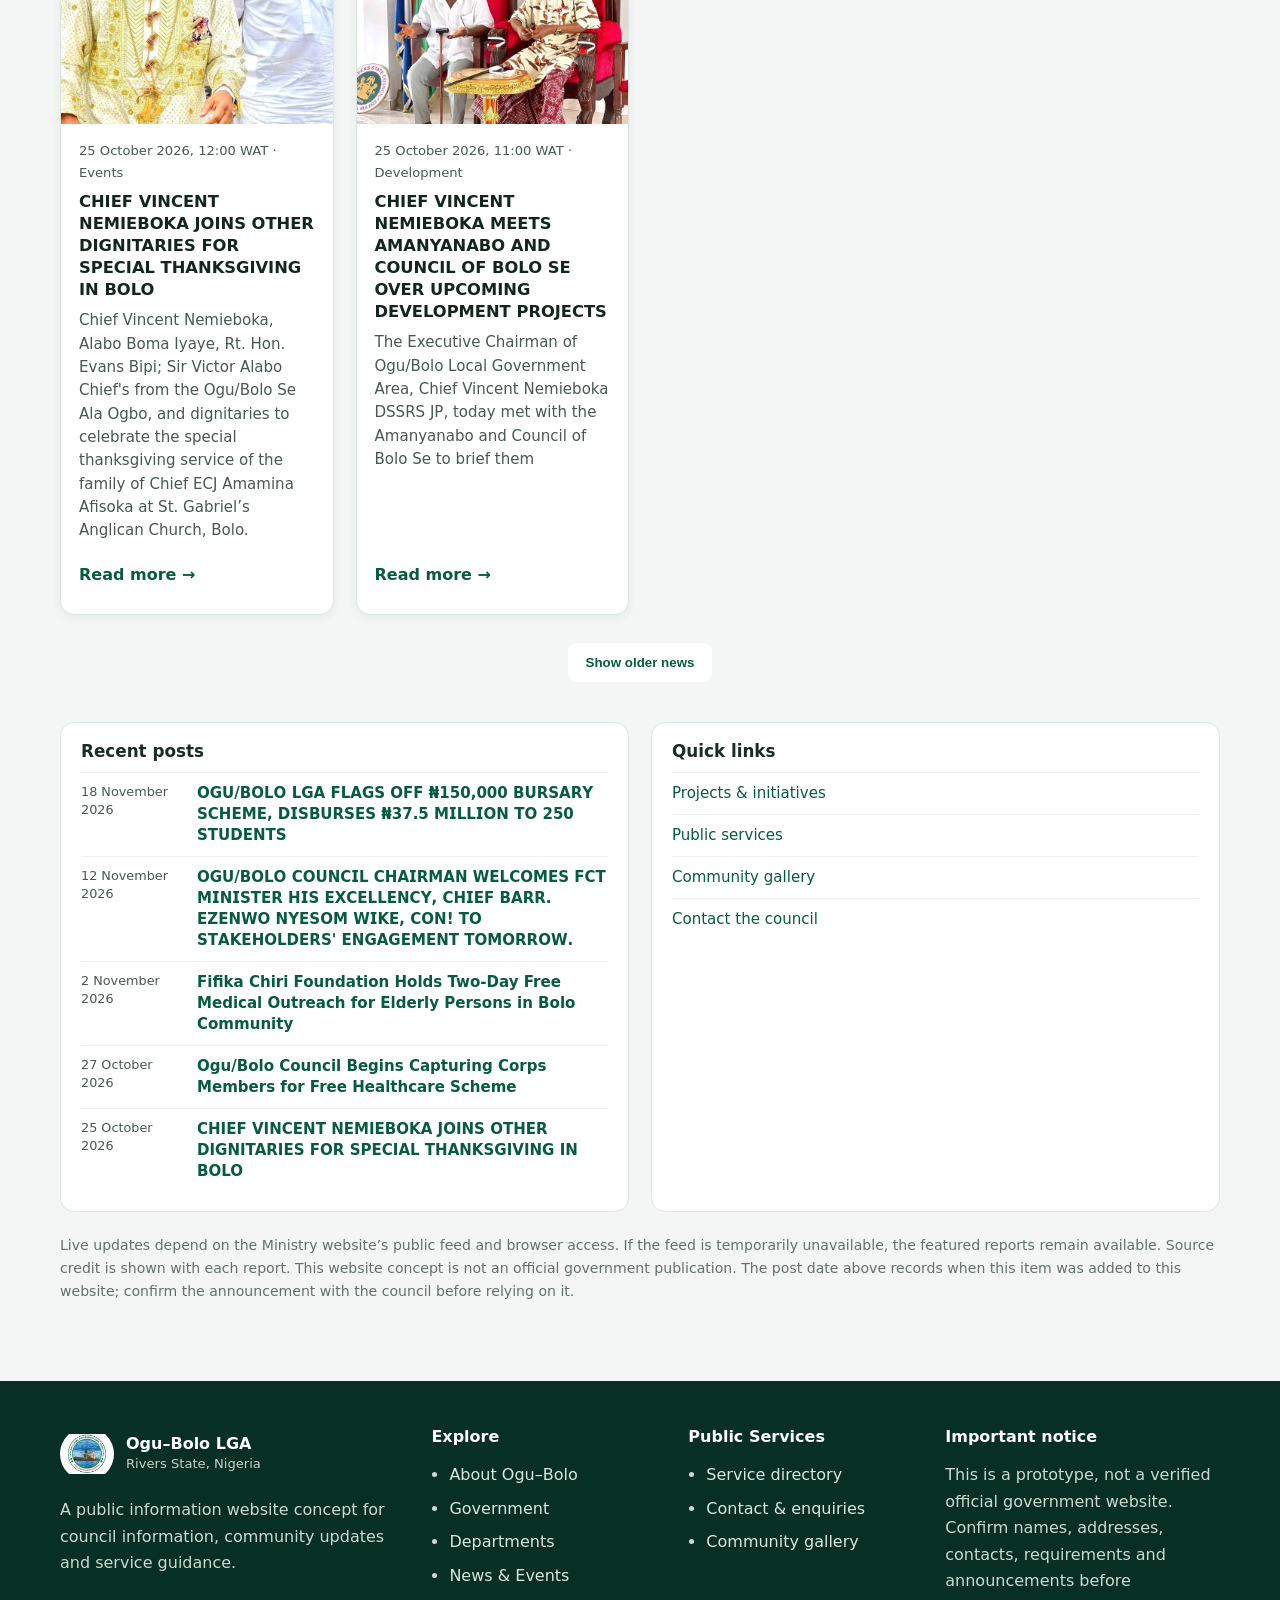
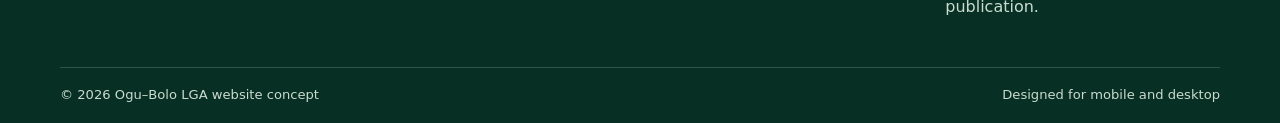
<file: news.html>
<!doctype html>
<html lang="en"><head><meta charset="utf-8"><meta name="viewport" content="width=device-width,initial-scale=1"><meta name="theme-color" content="#0b5d3b"><meta name="description" content="News, notices and community event publishing area for Ogu–Bolo LGA."><title>News & Events | Ogu–Bolo LGA, Rivers State</title><link rel="stylesheet" href="css/style.css"><script src="js/main.js" defer></script></head>
<body><a class="skip" href="#main">Skip to main content</a>
<div class="utility"><div class="container"><span>Ogu–Bolo Local Government Area · Rivers State, Nigeria</span><span><a href="contact.html">Contact the Council</a> · Public information portal</span></div></div>
<header class="site-header"><div class="container nav-wrap"><a class="brand" href="index.html" aria-label="Ogu–Bolo LGA home"><img src="images/ogu-bolo-lga-logo.jpg" alt="Ogu–Bolo Local Government Area logo"><span><strong>Ogu–Bolo Local Government</strong><small>Rivers State, Nigeria</small></span></a><button class="menu-toggle" type="button" aria-expanded="false" aria-controls="primary-nav">☰ Menu</button><nav class="nav" id="primary-nav" aria-label="Main navigation">
      <a href="index.html">Home</a>
      <a href="about.html">About</a>
      <a href="government.html">Government</a>
      <a href="departments.html">Departments</a>
      <a href="services.html">Services</a>
      <a href="news.html" class="active">News & Events</a>
      <a href="gallery.html">Gallery</a>
      <a href="contact.html">Contact</a>
</nav></div></header><div class="news-flash" role="region" aria-label="News flash"><span class="flash-label">NEWS FLASH</span><span class="flash-message">Ogu/Bolo Council begins capturing corps members for the free healthcare scheme. Read the latest update and view all three photos.</span><a href="#read-solar" data-read-article="solar">Read full story here</a></div><main id="main">
<section class="page-hero"><div class="container"><div class="crumb"><a href="index.html">Home</a> / News & Events</div><span class="eyebrow">Ogu–Bolo community newsroom</span><h1>News & Updates</h1><p>Community development, public announcements and reports from verified public sources — readable here on this website.</p></div></section>
<section class="section news-editorial"><div class="container"><div class="section-head"><span class="eyebrow">News &amp; Press</span><h2>Latest from Ogu–Bolo</h2><p>Official news and announcements from Ogu–Bolo Local Government Area, newest first. Each card shows the date it was posted.</p></div>
<div class="cgrid" id="news-grid"></div>
<noscript><p>Please turn on JavaScript to read the news stories on this page.</p></noscript>
<div class="cmore"><button class="btn secondary" type="button" id="news-more" hidden>Show older news</button></div>
<div class="cboxes" id="news-boxes" hidden><div class="cbox"><h3>Recent posts</h3><ul id="news-recent-list"></ul></div><div class="cbox"><h3>Quick links</h3><ul><li><a href="ward-projects.html">Projects &amp; initiatives</a></li><li><a href="services.html">Public services</a></li><li><a href="gallery.html">Community gallery</a></li><li><a href="contact.html">Contact the council</a></li></ul></div></div>
<p class="small-note" style="margin-top:22px">Live updates depend on the Ministry website’s public feed and browser access. If the feed is temporarily unavailable, the featured reports remain available. Source credit is shown with each report. This website concept is not an official government publication. The post date above records when this item was added to this website; confirm the announcement with the council before relying on it.</p></div></section></main><footer class="footer"><div class="container"><div class="footer-grid">
<div><div class="brand"><img src="images/ogu-bolo-lga-logo.jpg" alt="Ogu–Bolo Local Government Area logo"><span><strong style="color:white">Ogu–Bolo LGA</strong><small style="color:#c2d2c7">Rivers State, Nigeria</small></span></div><p style="margin-top:16px">A public information website concept for council information, community updates and service guidance.</p></div>
<div><h3>Explore</h3><ul><li><a href="about.html">About Ogu–Bolo</a></li><li><a href="government.html">Government</a></li><li><a href="departments.html">Departments</a></li><li><a href="news.html">News & Events</a></li></ul></div>
<div><h3>Public Services</h3><ul><li><a href="services.html">Service directory</a></li><li><a href="contact.html">Contact & enquiries</a></li><li><a href="gallery.html">Community gallery</a></li></ul></div>
<div><h3>Important notice</h3><p>This is a prototype, not a verified official government website. Confirm names, addresses, contacts, requirements and announcements before publication.</p></div>
</div><div class="footer-bottom"><span>© <span data-year>2026</span> Ogu–Bolo LGA website concept</span><span>Designed for mobile and desktop</span></div></div></footer></body></html>
</file>
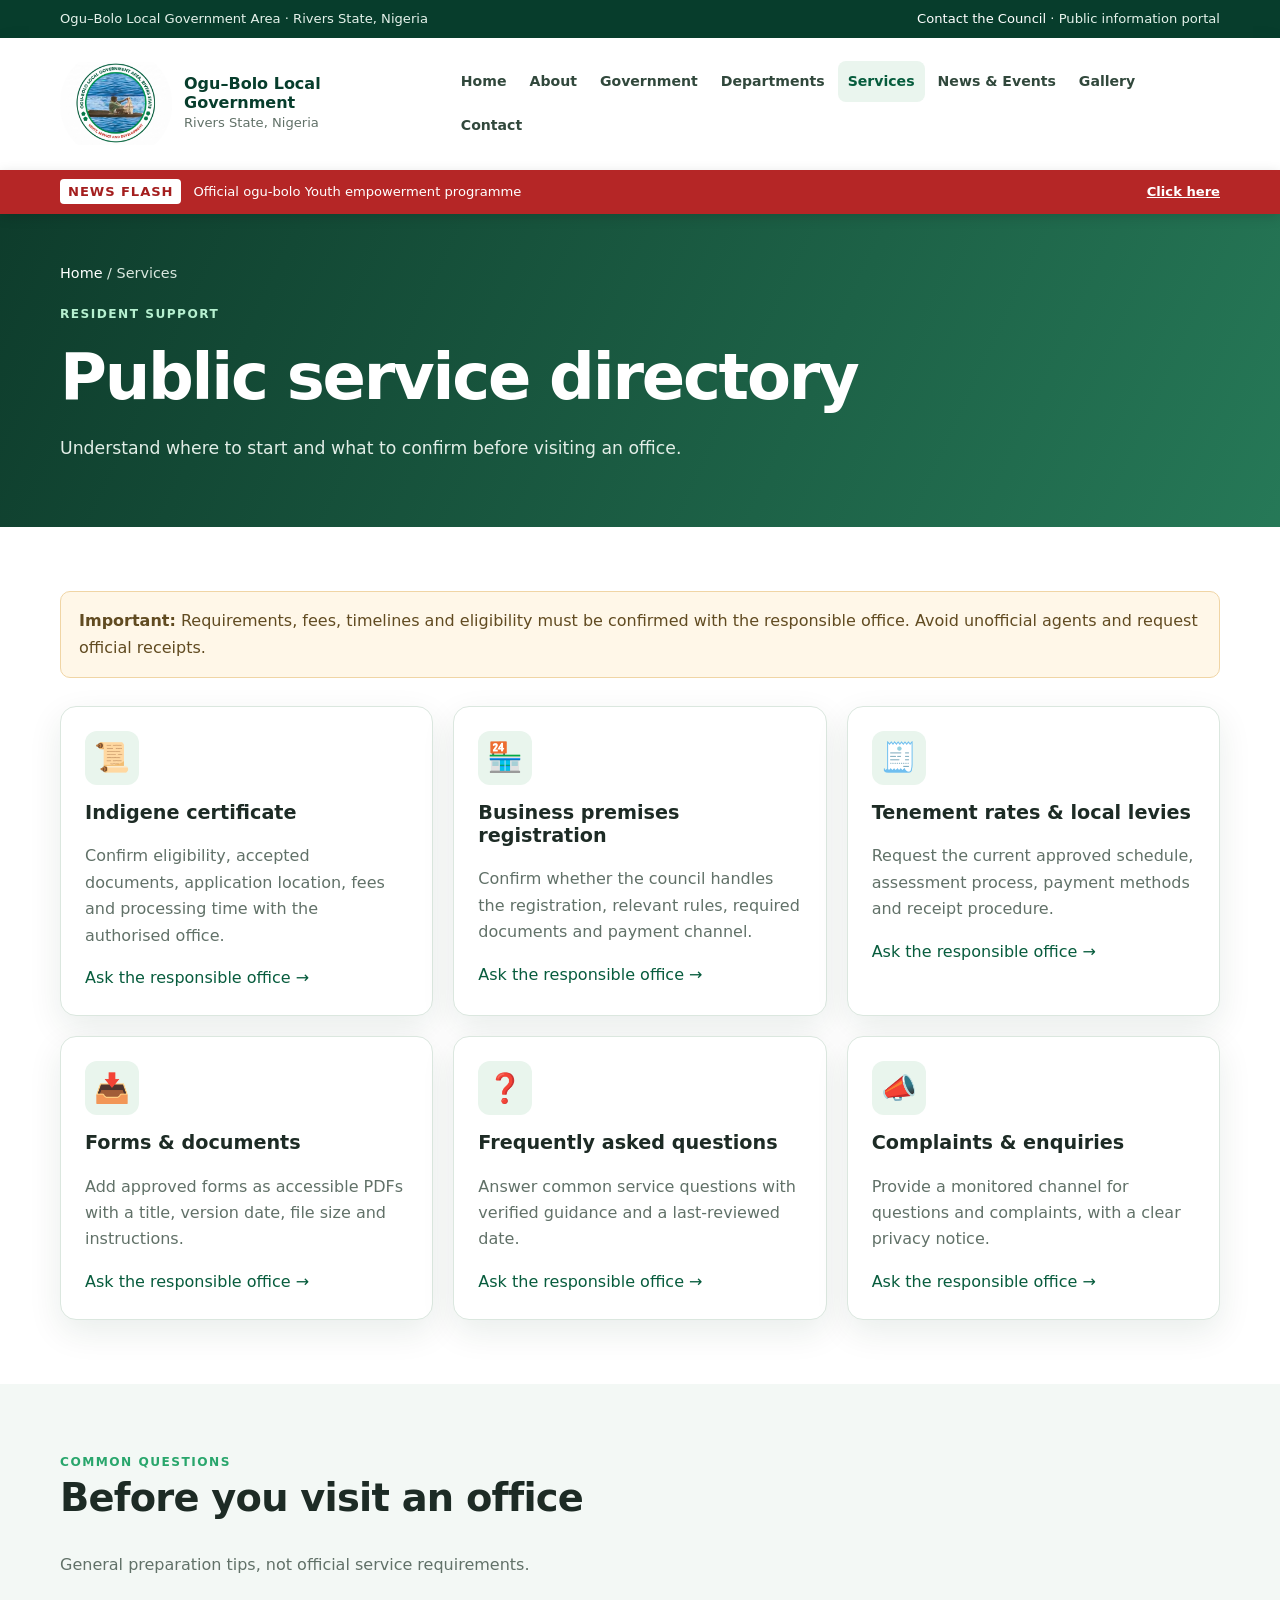
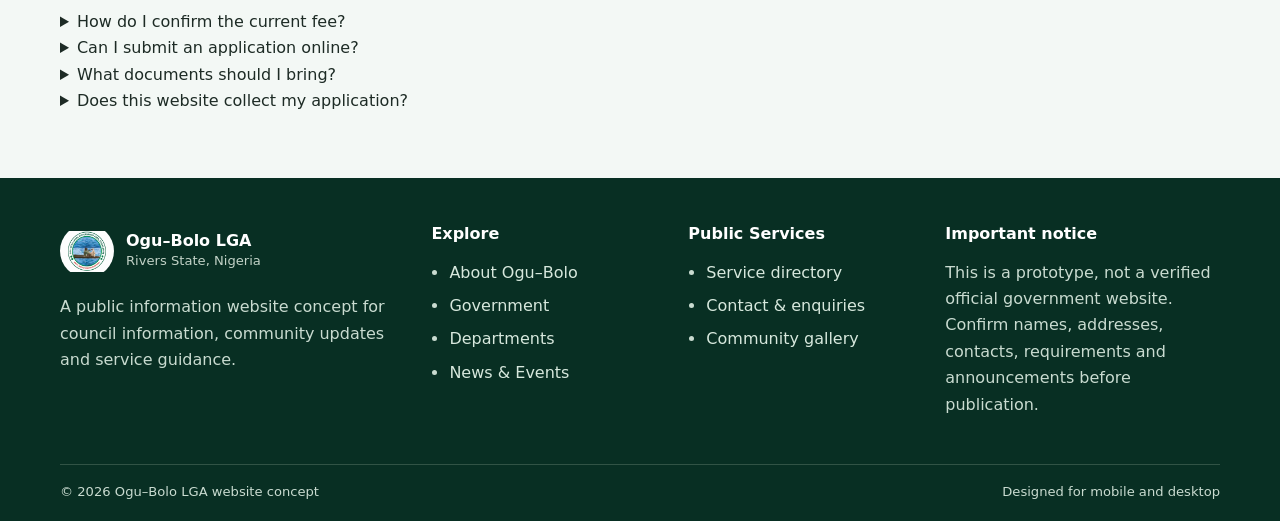
<file: services.html>
<!doctype html>
<html lang="en"><head><meta charset="utf-8"><meta name="viewport" content="width=device-width,initial-scale=1"><meta name="theme-color" content="#0b5d3b"><meta name="description" content="Public service directory and preparation guidance for Ogu–Bolo LGA."><title>Public Services | Ogu–Bolo LGA, Rivers State</title><link rel="stylesheet" href="css/style.css"><script src="js/main.js" defer></script></head>
<body><a class="skip" href="#main">Skip to main content</a>
<div class="utility"><div class="container"><span>Ogu–Bolo Local Government Area · Rivers State, Nigeria</span><span><a href="contact.html">Contact the Council</a> · Public information portal</span></div></div>
<header class="site-header"><div class="container nav-wrap"><a class="brand" href="index.html" aria-label="Ogu–Bolo LGA home"><img src="images/ogu-bolo-lga-logo.jpg" alt="Ogu–Bolo Local Government Area logo"><span><strong>Ogu–Bolo Local Government</strong><small>Rivers State, Nigeria</small></span></a><button class="menu-toggle" type="button" aria-expanded="false" aria-controls="primary-nav">☰ Menu</button><nav class="nav" id="primary-nav" aria-label="Main navigation">
      <a href="index.html">Home</a>
      <a href="about.html">About</a>
      <a href="government.html">Government</a>
      <a href="departments.html">Departments</a>
      <a href="services.html" class="active">Services</a>
      <a href="news.html">News & Events</a>
      <a href="gallery.html">Gallery</a>
      <a href="contact.html">Contact</a>
</nav></div></header><div class="news-flash" role="region" aria-label="News flash"><span class="flash-label">NEWS FLASH</span><span class="flash-message">Ogu/Bolo community update: Rivers State Ministry reported the launch of an 11.9 MWp solar mini-grid project in Bolo on 11 July 2026.</span><a href="#read-solar" data-read-article="solar">Read story ↓</a></div><main id="main">
<section class="page-hero"><div class="container"><div class="crumb"><a href="index.html">Home</a> / Services</div><span class="eyebrow">Resident support</span><h1>Public service directory</h1><p>Understand where to start and what to confirm before visiting an office.</p></div></section><section class="section"><div class="container"><div class="notice"><strong>Important:</strong> Requirements, fees, timelines and eligibility must be confirmed with the responsible office. Avoid unofficial agents and request official receipts.</div><div class="grid three" style="margin-top:28px"><article class="card service-card"><div class="icon-tile">📜</div><h3>Indigene certificate</h3><p>Confirm eligibility, accepted documents, application location, fees and processing time with the authorised office.</p><a href="contact.html">Ask the responsible office →</a></article><article class="card service-card"><div class="icon-tile">🏪</div><h3>Business premises registration</h3><p>Confirm whether the council handles the registration, relevant rules, required documents and payment channel.</p><a href="contact.html">Ask the responsible office →</a></article><article class="card service-card"><div class="icon-tile">🧾</div><h3>Tenement rates & local levies</h3><p>Request the current approved schedule, assessment process, payment methods and receipt procedure.</p><a href="contact.html">Ask the responsible office →</a></article><article class="card service-card"><div class="icon-tile">📥</div><h3>Forms & documents</h3><p>Add approved forms as accessible PDFs with a title, version date, file size and instructions.</p><a href="contact.html">Ask the responsible office →</a></article><article class="card service-card"><div class="icon-tile">❓</div><h3>Frequently asked questions</h3><p>Answer common service questions with verified guidance and a last-reviewed date.</p><a href="contact.html">Ask the responsible office →</a></article><article class="card service-card"><div class="icon-tile">📣</div><h3>Complaints & enquiries</h3><p>Provide a monitored channel for questions and complaints, with a clear privacy notice.</p><a href="contact.html">Ask the responsible office →</a></article></div></div></section><section class="section alt"><div class="container faq"><div class="section-head"><span class="eyebrow">Common questions</span><h2>Before you visit an office</h2><p>General preparation tips, not official service requirements.</p></div><details><summary>How do I confirm the current fee?</summary><p>Contact the responsible office using a verified official contact and request the approved schedule and receipt procedure.</p></details><details><summary>Can I submit an application online?</summary><p>Only if the council has launched an authorised process. This prototype does not process applications or payments.</p></details><details><summary>What documents should I bring?</summary><p>Ask the responsible office for its current written checklist before travelling.</p></details><details><summary>Does this website collect my application?</summary><p>No. It is a static prototype. The enquiry form only displays a demo message and does not transmit data.</p></details></div></section>
</main><footer class="footer"><div class="container"><div class="footer-grid">
<div><div class="brand"><img src="images/ogu-bolo-lga-logo.jpg" alt="Ogu–Bolo Local Government Area logo"><span><strong style="color:white">Ogu–Bolo LGA</strong><small style="color:#c2d2c7">Rivers State, Nigeria</small></span></div><p style="margin-top:16px">A public information website concept for council information, community updates and service guidance.</p></div>
<div><h3>Explore</h3><ul><li><a href="about.html">About Ogu–Bolo</a></li><li><a href="government.html">Government</a></li><li><a href="departments.html">Departments</a></li><li><a href="news.html">News & Events</a></li></ul></div>
<div><h3>Public Services</h3><ul><li><a href="services.html">Service directory</a></li><li><a href="contact.html">Contact & enquiries</a></li><li><a href="gallery.html">Community gallery</a></li></ul></div>
<div><h3>Important notice</h3><p>This is a prototype, not a verified official government website. Confirm names, addresses, contacts, requirements and announcements before publication.</p></div>
</div><div class="footer-bottom"><span>© <span data-year>2026</span> Ogu–Bolo LGA website concept</span><span>Designed for mobile and desktop</span></div></div></footer></body></html>
</file>
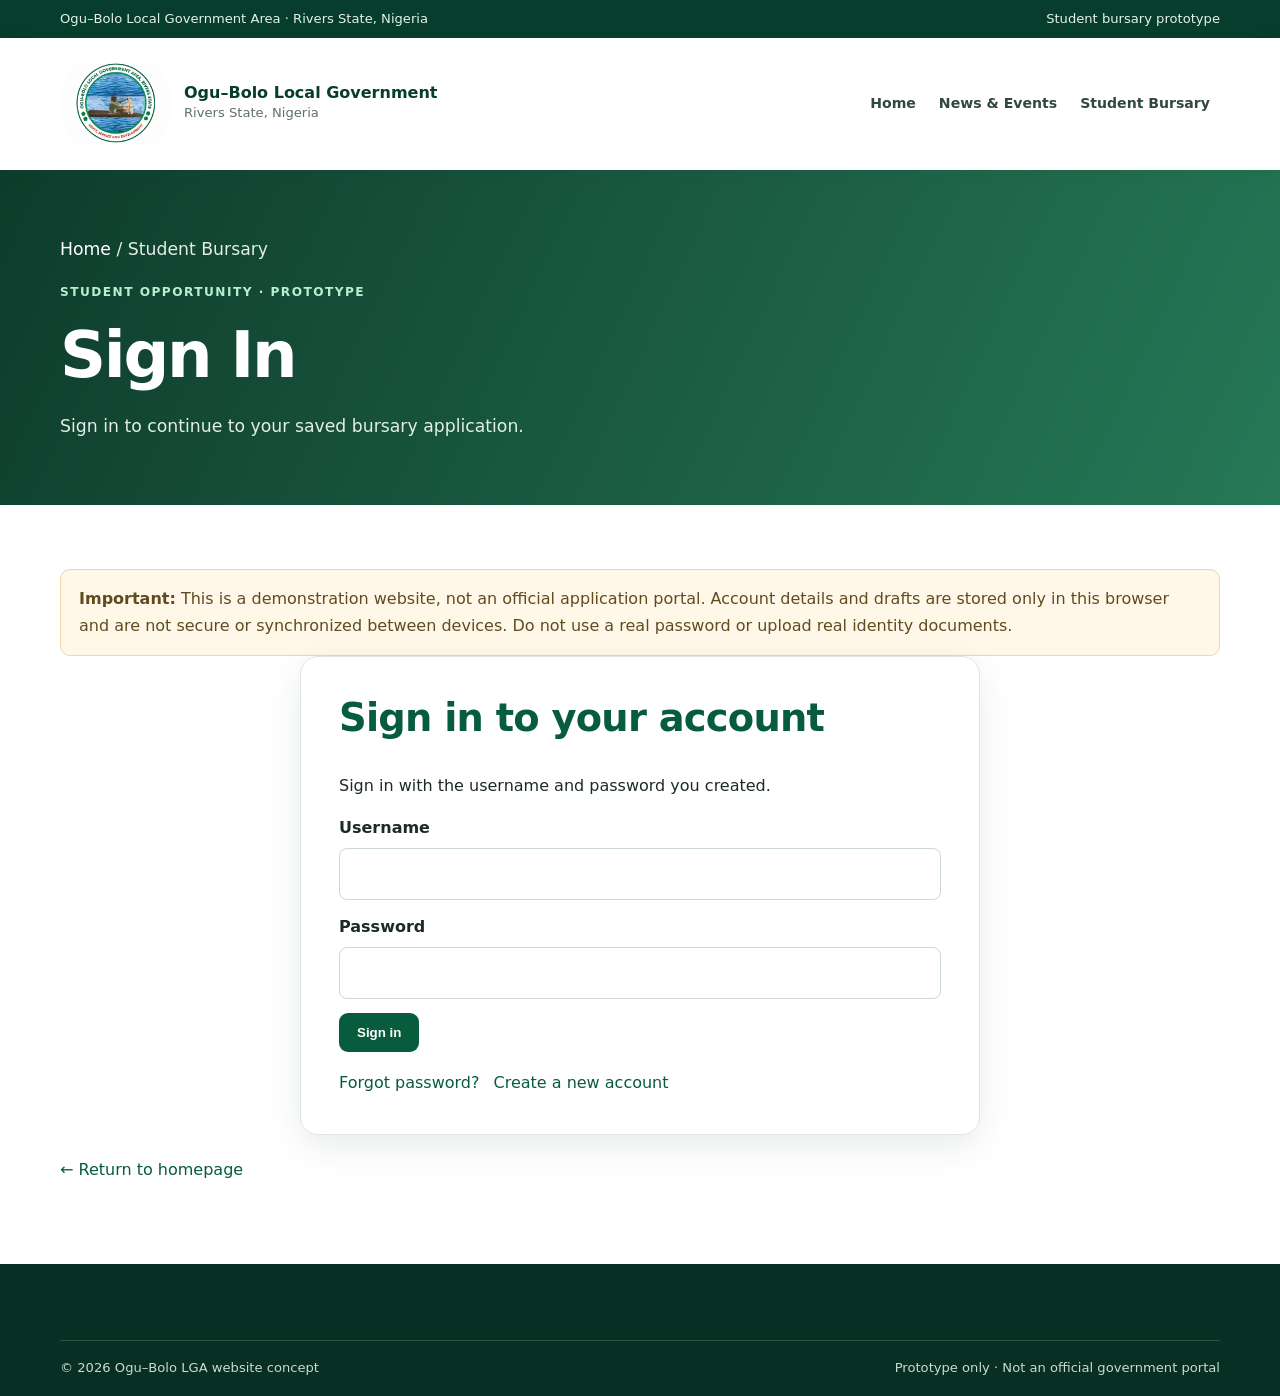
<file: signin.html>
<!doctype html><html lang="en"><head><meta charset="utf-8"><meta name="viewport" content="width=device-width,initial-scale=1"><meta name="theme-color" content="#0b5d3b"><title>Student Sign In | Ogu–Bolo LGA</title><link rel="stylesheet" href="css/style.css"><script src="js/main.js" defer></script></head><body><a class="skip" href="#main">Skip to content</a><div class="utility"><div class="container"><span>Ogu–Bolo Local Government Area · Rivers State, Nigeria</span><span>Student bursary prototype</span></div></div><header class="site-header"><div class="container nav-wrap"><a class="brand" href="index.html"><img src="images/ogu-bolo-lga-logo.jpg" alt="Ogu–Bolo LGA logo"><span><strong>Ogu–Bolo Local Government</strong><small>Rivers State, Nigeria</small></span></a><button class="menu-toggle" type="button" aria-expanded="false" aria-controls="primary-nav">☰ Menu</button><nav class="nav" id="primary-nav"><a href="index.html">Home</a><a href="news.html">News &amp; Events</a><a href="bursary.html">Student Bursary</a></nav></div></header><main id="main"><section class="page-hero"><div class="container"><p class="crumb"><a href="index.html">Home</a> / Student Bursary</p><span class="eyebrow">Student opportunity · Prototype</span><h1>Sign In</h1><p>Sign in to continue to your saved bursary application.</p></div></section><section class="section"><div class="container"><div class="notice"><strong>Important:</strong> This is a demonstration website, not an official application portal. Account details and drafts are stored only in this browser and are not secure or synchronized between devices. Do not use a real password or upload real identity documents.</div><div class="auth-shell"><h2>Sign in to your account</h2><p>Sign in with the username and password you created.</p><form id="signin-form"><label>Username<input name="username" autocomplete="username" required></label><label>Password<input name="password" type="password" autocomplete="current-password" required></label><button class="btn green" type="submit">Sign in</button><p id="signin-status" class="form-status" aria-live="polite"></p></form><div class="auth-links"><a href="forgot-password.html">Forgot password?</a><a href="bursary.html">Create a new account</a></div><script>const params=new URLSearchParams(location.search);if(params.get('registered')){const welcomeName=sessionStorage.getItem('oguBoloWelcomeName')||'Student';document.getElementById('signin-status').textContent='Welcome to the Ogu–Bolo student bursary portal, '+welcomeName+'! Your account has been created in this browser. Please sign in to begin your application.';}document.getElementById('signin-form').addEventListener('submit',function(e){e.preventDefault();const d=new FormData(this),u=String(d.get('username')).trim().toLowerCase();let a={};try{a=JSON.parse(localStorage.getItem('oguBoloDemoAccounts')||'{}')}catch(e){}if(!a[u]||a[u].password!==d.get('password')){document.getElementById('signin-status').textContent='Username or password is incorrect.';return;}sessionStorage.setItem('oguBoloSignedIn',u);sessionStorage.setItem('oguBoloLoginAt',new Date().toISOString());location.href='bursary-application.html';});</script></div><p style="margin-top:22px"><a href="index.html">← Return to homepage</a></p></div></section></main><footer class="footer"><div class="container"><div class="footer-bottom"><span>© <span data-year>2026</span> Ogu–Bolo LGA website concept</span><span>Prototype only · Not an official government portal</span></div></div></footer></body></html>
</file>
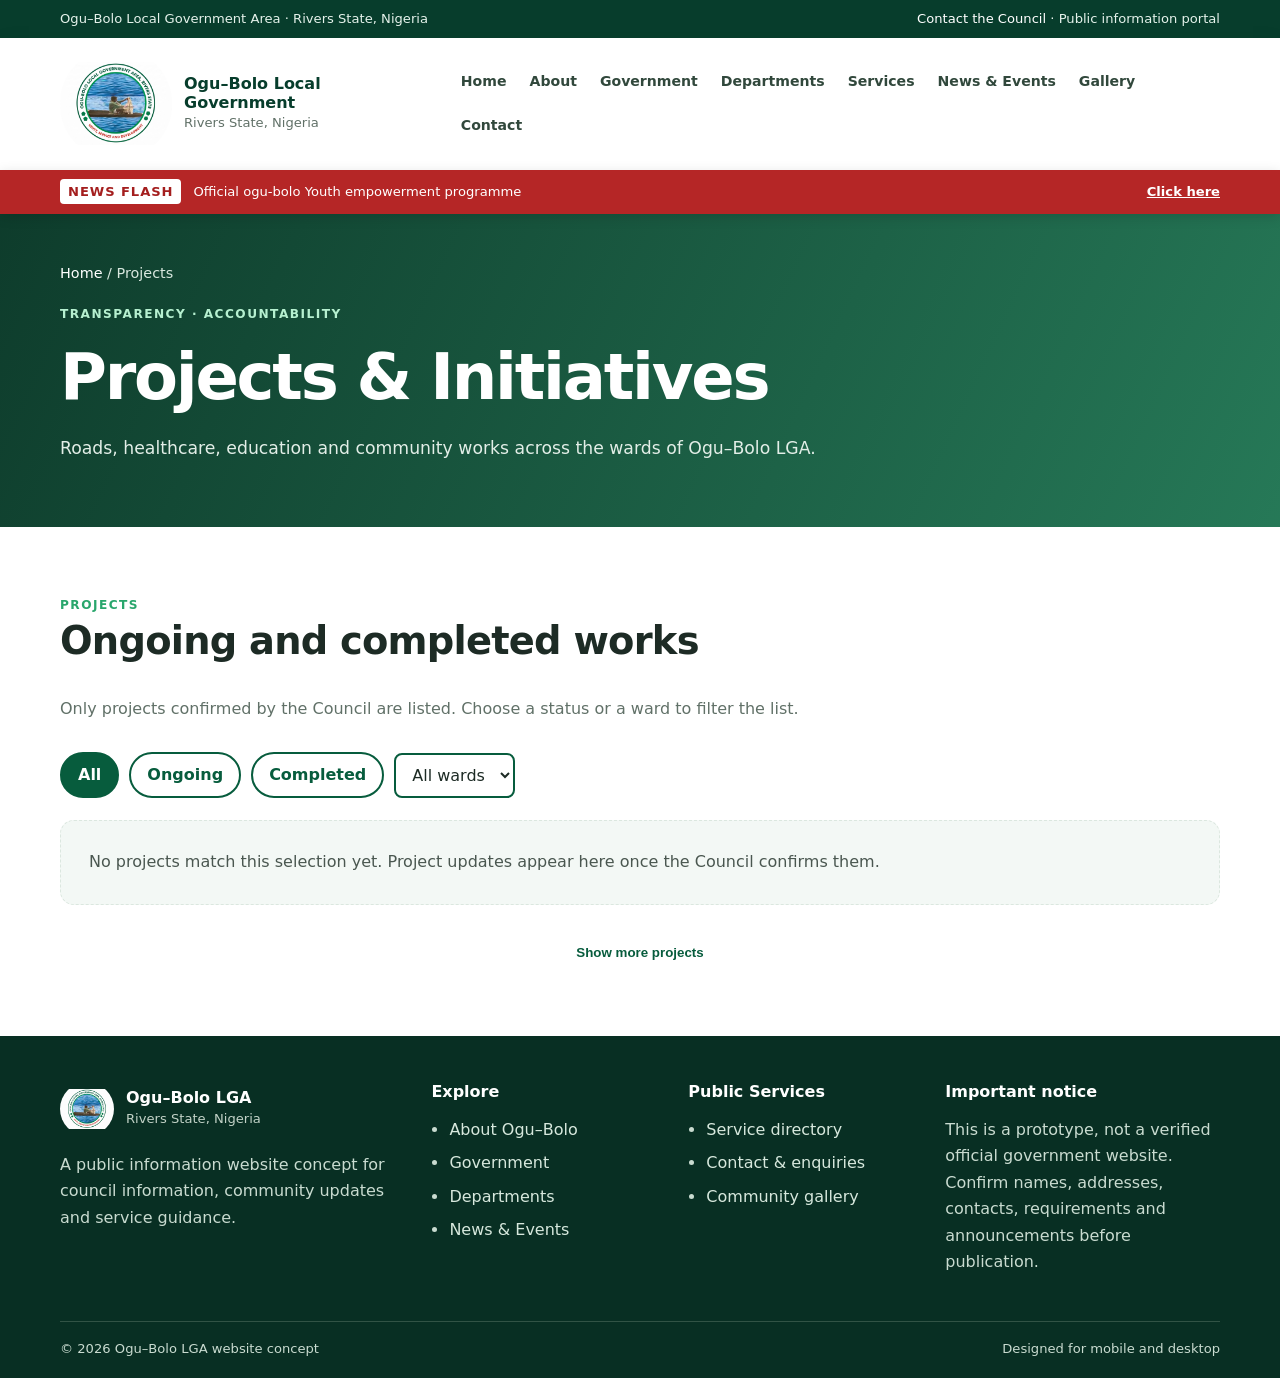
<file: ward-projects.html>
<!doctype html>
<html lang="en"><head><meta charset="utf-8"><meta name="viewport" content="width=device-width,initial-scale=1"><meta name="theme-color" content="#0b5d3b"><meta name="description" content="News, notices and community event publishing area for Ogu–Bolo LGA."><title>Ward Projects | Ogu–Bolo LGA, Rivers State</title><link rel="stylesheet" href="css/style.css"><script src="js/main.js" defer></script></head>
<body><a class="skip" href="#main">Skip to main content</a>
<div class="utility"><div class="container"><span>Ogu–Bolo Local Government Area · Rivers State, Nigeria</span><span><a href="contact.html">Contact the Council</a> · Public information portal</span></div></div>
<header class="site-header"><div class="container nav-wrap"><a class="brand" href="index.html" aria-label="Ogu–Bolo LGA home"><img src="images/ogu-bolo-lga-logo.jpg" alt="Ogu–Bolo Local Government Area logo"><span><strong>Ogu–Bolo Local Government</strong><small>Rivers State, Nigeria</small></span></a><button class="menu-toggle" type="button" aria-expanded="false" aria-controls="primary-nav">☰ Menu</button><nav class="nav" id="primary-nav" aria-label="Main navigation">
      <a href="index.html">Home</a>
      <a href="about.html">About</a>
      <a href="government.html">Government</a>
      <a href="departments.html">Departments</a>
      <a href="services.html">Services</a>
      <a href="news.html">News & Events</a>
      <a href="gallery.html">Gallery</a>
      <a href="contact.html">Contact</a>
</nav></div></header><div class="news-flash" role="region" aria-label="News flash"><span class="flash-label">NEWS FLASH</span><span class="flash-message">Ogu/Bolo community update: Rivers State Ministry reported the launch of an 11.9 MWp solar mini-grid project in Bolo on 11 July 2026.</span><a href="#read-solar" data-read-article="solar">Read story ↓</a></div><main id="main"><section class="page-hero"><div class="container"><div class="crumb"><a href="index.html">Home</a> / Projects</div><span class="eyebrow">Transparency · Accountability</span><h1>Projects &amp; Initiatives</h1><p>Roads, healthcare, education and community works across the wards of Ogu–Bolo LGA.</p></div></section><section class="section" id="ward-projects"><div class="container"><div class="section-head"><span class="eyebrow">Projects</span><h2>Ongoing and completed works</h2><p id="upcoming-projects">Only projects confirmed by the Council are listed. Choose a status or a ward to filter the list.</p></div><div class="cfilters" id="ward-directory"><button class="cchip" type="button" data-status="all" aria-pressed="true">All</button><button class="cchip" type="button" data-status="Ongoing" aria-pressed="false">Ongoing</button><button class="cchip" type="button" data-status="Completed" aria-pressed="false">Completed</button><label class="sr-only" for="ward-filter" style="position:absolute;left:-9999px">Filter by ward</label><select class="cselect" id="ward-filter"><option value="all">All wards</option></select></div><div class="cgrid" id="projects-grid"></div><div class="cempty" id="projects-empty" hidden>No projects match this selection yet. Project updates appear here once the Council confirms them.</div><noscript><p>Please turn on JavaScript to see the projects on this page.</p></noscript><div class="cmore"><button class="btn secondary" type="button" id="projects-more" hidden>Show more projects</button></div></div></section></main><footer class="footer"><div class="container"><div class="footer-grid">
<div><div class="brand"><img src="images/ogu-bolo-lga-logo.jpg" alt="Ogu–Bolo Local Government Area logo"><span><strong style="color:white">Ogu–Bolo LGA</strong><small style="color:#c2d2c7">Rivers State, Nigeria</small></span></div><p style="margin-top:16px">A public information website concept for council information, community updates and service guidance.</p></div>
<div><h3>Explore</h3><ul><li><a href="about.html">About Ogu–Bolo</a></li><li><a href="government.html">Government</a></li><li><a href="departments.html">Departments</a></li><li><a href="news.html">News & Events</a></li></ul></div>
<div><h3>Public Services</h3><ul><li><a href="services.html">Service directory</a></li><li><a href="contact.html">Contact & enquiries</a></li><li><a href="gallery.html">Community gallery</a></li></ul></div>
<div><h3>Important notice</h3><p>This is a prototype, not a verified official government website. Confirm names, addresses, contacts, requirements and announcements before publication.</p></div>
</div><div class="footer-bottom"><span>© <span data-year>2026</span> Ogu–Bolo LGA website concept</span><span>Designed for mobile and desktop</span></div></div></footer></body></html>
</file>
<file: css/style.css>
*{box-sizing:border-box} :root{--green:#075c3d;--deep:#073d2c;--bright:#14945b;--red:#c73b35;--ink:#1d2b25;--muted:#617168;--pale:#f3f8f5;--line:#dbe7df;--white:#fff;--shadow:0 12px 34px rgba(8,54,36,.09)}html{scroll-behavior:smooth}body{padding-top:42px;margin:0;font-family:system-ui,-apple-system,BlinkMacSystemFont,"Segoe UI",sans-serif;color:var(--ink);line-height:1.65;background:#fff}a{color:var(--green);text-decoration:none}a:hover{text-decoration:underline}.container{width:min(1160px,92%);margin:auto}.utility{background:var(--deep);color:#e5f2eb;font-size:.82rem;padding:8px 0}.utility .container{display:flex;justify-content:space-between;gap:12px;flex-wrap:wrap}.utility a{color:#fff}.site-header{background:#fff;position:sticky;top:0;z-index:10;box-shadow:0 3px 18px #0b4a2d12}.nav-wrap{display:flex;align-items:center;justify-content:space-between;gap:18px;padding:10px 0}.brand{display:flex;align-items:center;gap:12px;color:var(--deep);min-width:0}.brand img{width:96px;height:96px;object-fit:contain;border-radius:50%;flex-shrink:0}.brand strong{display:block;font-size:1rem;line-height:1.2}.brand small{display:block;color:var(--muted);font-size:.82rem}.nav{display:flex;align-items:center;gap:3px;flex-wrap:wrap}.nav a{font-weight:650;font-size:.88rem;padding:9px 10px;border-radius:8px;color:#31483c}.nav a:hover,.nav a.active{background:#eaf5ee;color:var(--green)}.menu-toggle{display:none;border:1px solid var(--line);background:white;padding:9px 12px;border-radius:8px;color:var(--green);font-weight:700}.hero,.page-hero{background:linear-gradient(115deg,rgba(4,52,35,.96),rgba(8,102,64,.88));color:#fff}.hero{padding:90px 0}.hero-inner{max-width:760px}.eyebrow{display:inline-block;text-transform:uppercase;letter-spacing:.12em;font-weight:800;font-size:.76rem;color:#29a66c}.hero .eyebrow,.page-hero .eyebrow{color:#b6f0d0}h1,h2,h3{line-height:1.2;margin-top:0}h1{font-size:clamp(2.2rem,5vw,4rem);letter-spacing:-.035em;margin:12px 0 18px}h2{font-size:clamp(1.6rem,3vw,2.5rem);letter-spacing:-.02em}h3{font-size:1.2rem}.hero p,.page-hero p{font-size:1.08rem;max-width:760px;color:#e2eee7}.actions{display:flex;gap:12px;flex-wrap:wrap;margin-top:26px}.btn{display:inline-block;background:var(--red);color:#fff;padding:12px 18px;border-radius:9px;font-weight:750;border:0}.btn:hover{color:#fff;filter:brightness(.94);text-decoration:none}.btn.secondary{background:#fff;color:var(--green)}.btn.green{background:var(--green)}.small-note{font-size:.88rem;color:var(--muted)}.stats-band{background:var(--pale);border-bottom:1px solid var(--line)}.stats{display:grid;grid-template-columns:repeat(4,1fr);gap:18px;padding:22px 0}.stat strong,.stat span{display:block}.stat strong{color:var(--green);font-size:1.2rem}.stat span{font-size:.88rem;color:var(--muted)}.section{padding:64px 0}.section.alt{background:var(--pale)}.section-head{max-width:760px;margin-bottom:30px}.section-head p,.muted{color:var(--muted)}.grid{display:grid;gap:20px}.grid.four{grid-template-columns:repeat(4,1fr)}.grid.three{grid-template-columns:repeat(3,1fr)}.grid.two{grid-template-columns:repeat(2,1fr)}.card{background:#fff;border:1px solid var(--line);border-radius:16px;overflow:hidden;box-shadow:var(--shadow)}.card-body{padding:24px}.service-card{padding:24px}.service-card p,.card p{color:var(--muted)}.icon-tile{font-size:1.8rem;background:#e9f5ed;width:54px;height:54px;display:grid;place-items:center;border-radius:12px;margin-bottom:16px}.split{display:grid;grid-template-columns:1fr 1fr;align-items:center;gap:42px}.photo{min-height:310px;border-radius:18px;background:linear-gradient(135deg,#d2e9da,#76b99a);box-shadow:var(--shadow)}.check-list{padding-left:20px}.check-list li{margin:8px 0}.page-hero{padding:48px 0}.crumb{font-size:.9rem;margin-bottom:15px;color:#d9e8df}.crumb a{color:#fff}.notice{background:#fff7e8;border:1px solid #f0d5a5;padding:16px 18px;border-radius:10px;color:#614b21}.tag{display:inline-block;font-size:.76rem;font-weight:800;background:#e8f5ed;color:var(--green);padding:5px 9px;border-radius:99px}.gallery-tile{min-height:220px;display:flex;align-items:end;padding:22px;border-radius:15px;color:#fff;background:linear-gradient(0deg,rgba(0,0,0,.68),rgba(0,0,0,.04)),linear-gradient(135deg,#0a6844,#9acbb0);box-shadow:var(--shadow)}.gallery-tile h3{color:#fff}.profile-layout{display:grid;grid-template-columns:280px 1fr;gap:28px;align-items:start}.profile-placeholder{min-height:310px;border-radius:16px;background:linear-gradient(145deg,#e4f1e8,#a9d0b7);display:grid;place-items:center;color:var(--green);font-size:4rem}.profile-copy{background:#fff;border:1px solid var(--line);border-radius:16px;padding:28px;box-shadow:var(--shadow)}.footer{background:#082f23;color:#c9dbd0;padding:46px 0 18px}.footer-grid{display:grid;grid-template-columns:1.5fr 1fr 1fr 1.2fr;gap:28px}.footer h3{color:#fff;font-size:1rem}.footer a{color:#d7e8dd}.footer ul{padding-left:18px}.footer li{margin:7px 0}.footer .brand strong{color:#fff}.footer .brand small{color:#c2d2c7}.footer-bottom{border-top:1px solid #315345;margin-top:30px;padding-top:16px;display:flex;justify-content:space-between;gap:10px;flex-wrap:wrap;font-size:.82rem}.skip{position:absolute;left:-9999px}.skip:focus{left:12px;top:12px;background:#fff;padding:12px;z-index:99}@media(max-width:960px){.menu-toggle{display:block}.nav-wrap{flex-wrap:wrap}.nav{display:none;width:100%;flex-direction:column;align-items:stretch;padding:8px 0}.nav.open{display:flex}.nav a{padding:12px}.grid.four{grid-template-columns:repeat(2,1fr)}.footer-grid{grid-template-columns:repeat(2,1fr)}}@media(max-width:640px){body{padding-top:58px}.news-flash{min-height:58px;gap:7px;padding:6px 4%;font-size:.72rem;flex-wrap:wrap}.flash-message{min-width:45%;}.news-flash a{font-size:.72rem}.brand img{width:76px;height:76px}.brand strong{font-size:.9rem}.hero{padding:62px 0}.section{padding:44px 0}.grid.three,.grid.two,.grid.four,.split,.profile-layout{grid-template-columns:1fr}.stats{grid-template-columns:repeat(2,1fr)}.profile-placeholder{min-height:220px}.footer-grid{grid-template-columns:1fr}.utility .container{display:block}.utility .container span{display:block}.page-hero{padding:36px 0}}

/* Fixed news flash: remains visible while the visitor scrolls */
body{padding-top:42px}.news-flash{position:fixed;top:0;left:0;right:0;z-index:1000;min-height:42px;display:flex;align-items:center;gap:12px;padding:7px max(4%,calc((100% - 1160px)/2));background:#b52626;color:#fff;box-shadow:0 3px 12px #0002;font-size:.82rem;line-height:1.3}.flash-label{font-weight:900;letter-spacing:.07em;white-space:nowrap;background:#fff;color:#a41e1e;padding:4px 8px;border-radius:4px}.flash-message{flex:1}.news-flash a{color:#fff;text-decoration:underline;font-weight:750;white-space:nowrap}.site-header{top:0}.gallery-photo{position:absolute;inset:0;width:100%;height:100%;object-fit:cover;border-radius:15px;z-index:0}.gallery-tile{position:relative;overflow:hidden;background:#075c3d}.gallery-tile>div{position:relative;z-index:1;width:100%;padding-top:80px}.gallery-tile:has(.gallery-photo)::before{content:"";position:absolute;inset:0;background:linear-gradient(0deg,rgba(0,0,0,.78),rgba(0,0,0,.02) 90%);z-index:1}.profile-photo-link{display:block;border-radius:16px;overflow:hidden;background:#eaf3ed;text-align:center;border:1px solid var(--line)}.profile-photo-link img{display:block;width:100%;height:310px;object-fit:cover}.profile-photo-link span{display:block;padding:10px;font-size:.85rem;font-weight:700}@media(max-width:640px){body{padding-top:66px}.news-flash{min-height:66px;gap:7px;padding:7px 3%;font-size:.72rem}.flash-label{font-size:.68rem}.news-flash a{max-width:76px;white-space:normal}.site-header{top:66px}}

/* October 2026 home-page refresh: news flash sits directly beneath the header and sticks while scrolling. */
body{padding-top:0}
.news-flash{position:sticky;top:0;left:auto;right:auto;z-index:20;min-height:44px}
.site-header{position:relative;top:auto;z-index:10}
.brand img{width:112px;height:112px}
.home-hero{background:linear-gradient(110deg,rgba(4,43,31,.95),rgba(8,102,64,.77)),url('https://images.unsplash.com/photo-1516937941344-00b4e0337589?auto=format&fit=crop&w=1800&q=80') center/cover}
.news-cards{align-items:stretch}
.news-card{display:flex;flex-direction:column}
.news-card .card-body{flex:1}
.news-meta{font-size:.8rem;color:var(--muted);font-weight:700;margin:0 0 10px}
.news-image{height:190px;position:relative;background-size:cover;background-position:center}
.news-image .tag{position:absolute;left:16px;top:16px;background:#fff}
.news-image-solar{background-image:linear-gradient(0deg,rgba(0,0,0,.2),rgba(0,0,0,.03)),url('https://images.unsplash.com/photo-1509391366360-2e959784a276?auto=format&fit=crop&w=900&q=80')}
.news-image-council{background-image:linear-gradient(0deg,rgba(0,0,0,.2),rgba(0,0,0,.03)),url('https://images.unsplash.com/photo-1521737711867-e3b97375f902?auto=format&fit=crop&w=900&q=80')}
.news-image-community{background-image:linear-gradient(0deg,rgba(0,0,0,.2),rgba(0,0,0,.03)),url('https://images.unsplash.com/photo-1500530855697-b586d89ba3ee?auto=format&fit=crop&w=900&q=80')}
@media(max-width:640px){.brand img{width:80px;height:80px}.news-image{height:170px}.news-flash{position:sticky;top:0;min-height:58px}}

/* In-site article reader */
.article-reader{display:none;position:fixed;inset:0;z-index:1000;background:rgba(4,24,15,.78);padding:18px;overflow:auto;align-items:flex-start;justify-content:center}.article-reader.open{display:flex}.reader-panel{background:#fff;color:var(--ink);width:min(860px,100%);margin:24px auto;padding:clamp(20px,4vw,42px);border-radius:18px;box-shadow:0 20px 70px #0005;position:relative}.reader-close{position:sticky;top:0;float:right;border:0;border-radius:8px;background:var(--green);color:white;padding:10px 14px;font-weight:750;cursor:pointer}.reader-source{color:var(--green);font-weight:800;text-transform:uppercase;font-size:.78rem;letter-spacing:.08em;margin-top:25px}.reader-meta{color:var(--muted);font-size:.9rem;border-bottom:1px solid var(--line);padding-bottom:15px}.reader-content{font-size:1.02rem;line-height:1.8}.reader-content p{margin:0 0 1.1em}.reader-footnote{border-top:1px solid var(--line);padding-top:12px;color:var(--muted);font-size:.85rem}.live-summary{color:var(--muted);margin:10px 0 18px}.live-summary img{max-width:100%;height:auto}.live-summary p{margin:.4em 0}.news-flash{z-index:20}.news-flash a{white-space:nowrap}
@media(max-width:600px){.article-reader{padding:8px}.reader-panel{padding:18px;border-radius:12px;margin:6px auto}.reader-close{position:relative}.reader-source{clear:both;padding-top:12px}}

/* Ministry-inspired editorial news layout */
.news-editorial{background:#f4f6f5}.news-editorial .section-head{max-width:850px}.news-feature{display:grid;grid-template-columns:minmax(0,1.1fr) minmax(280px,.9fr);gap:0;background:#fff;border:1px solid var(--line);border-radius:14px;overflow:hidden;box-shadow:0 8px 26px #0b5d3b0d;margin:24px 0 34px}.news-feature-art{min-height:310px;background:linear-gradient(135deg,#0b5d3b,#143d30);display:flex;align-items:center;justify-content:center;padding:35px;color:white;text-align:center}.news-feature-art .solar-mark{font-size:clamp(3rem,7vw,5.5rem);line-height:1}.news-feature-art p{margin:14px 0 0;color:#e3f4e9;font-weight:700}.news-feature-copy{padding:clamp(22px,4vw,38px);align-self:center}.news-category{display:inline-block;color:#0b5d3b;background:#e6f3eb;padding:5px 9px;border-radius:3px;font-size:.76rem;font-weight:800;text-transform:uppercase;letter-spacing:.06em}.news-byline{font-size:.87rem;color:var(--muted);margin:12px 0}.news-feature-copy h2{font-size:clamp(1.55rem,3vw,2.25rem);line-height:1.2;margin:13px 0}.news-feature-copy p{line-height:1.75}.news-story-grid{display:grid;grid-template-columns:repeat(3,minmax(0,1fr));gap:20px}.news-story{background:white;border:1px solid var(--line);border-radius:10px;overflow:hidden;display:flex;flex-direction:column}.news-story .story-top{height:8px;background:#0b5d3b}.news-story .card-body{padding:22px;display:flex;flex:1;flex-direction:column;align-items:flex-start}.news-story h3{font-size:1.12rem;line-height:1.35;margin:12px 0}.news-story p{line-height:1.65}.news-story .btn,.news-feature .btn{margin-top:auto}.live-summary{font-size:.94rem}.article-reader .reader-panel{border-radius:4px;max-width:820px}.article-reader #reader-title{font-size:clamp(1.7rem,4vw,2.5rem);line-height:1.2;margin:12px 0}.article-reader .reader-content{font-size:1.05rem;line-height:1.9}.article-reader .reader-content p:first-child{font-size:1.1rem}.article-reader .reader-content img{max-width:100%;height:auto}.article-reader .reader-content figure{margin:1.3rem 0}.article-reader .reader-content figcaption{font-size:.85rem;color:var(--muted)}
@media(max-width:800px){.news-feature{grid-template-columns:1fr}.news-feature-art{min-height:220px}.news-story-grid{grid-template-columns:repeat(2,minmax(0,1fr))}}
@media(max-width:560px){.news-story-grid{grid-template-columns:1fr}.news-feature-art{min-height:190px}}

/* Preserve source-uploaded news photography without cropping or replacing it. */
.news-original-photo{display:block;width:100%;height:auto;max-height:420px;object-fit:contain;background:#eef1ef;border-bottom:1px solid var(--line)}
.news-feature-art:has(.news-feature-original-photo){padding:0;min-height:0;background:#f3f5f4;display:block}
.news-feature-original-photo{display:block;width:100%;height:auto;max-height:560px;object-fit:contain;margin:0}
.article-reader .reader-feature-photo{display:block;width:100%;height:auto;max-height:none;object-fit:contain;margin:0 0 1.25rem}
.article-reader .reader-content img{width:auto;max-width:100%;height:auto;object-fit:contain}
.article-reader .reader-content figure img{display:block;width:auto;max-width:100%;height:auto;object-fit:contain}


/* Student bursary prototype form */
.form-shell{max-width:900px;margin:28px auto 0;background:#fff;border:1px solid var(--line);border-radius:18px;padding:clamp(18px,4vw,36px);box-shadow:var(--shadow)}
.bursary-form label{display:flex;flex-direction:column;gap:7px;font-weight:700;color:var(--deep);font-size:.94rem}
.form-grid{display:grid;grid-template-columns:repeat(2,minmax(0,1fr));gap:18px;margin-bottom:22px}
.bursary-form input,.bursary-form select{width:100%;min-width:0;padding:12px 13px;border:1px solid #cbd9d0;border-radius:8px;font:inherit;color:var(--ink);background:#fff}
.bursary-form input:focus,.bursary-form select:focus{outline:3px solid #b9e7cc;border-color:var(--green)}
.bursary-form .consent{display:flex;flex-direction:row;align-items:flex-start;gap:10px;font-weight:500;margin:12px 0 22px}
.bursary-form .consent input{width:auto;margin-top:6px}
@media(max-width:640px){.form-grid{grid-template-columns:1fr}.form-shell{padding:18px}}


/* News feed image consistency: equal image frame, original image preserved without cropping. */
.news-story .news-original-photo,.news-story .story-top{width:100%;aspect-ratio:16/9;height:auto;max-height:none;min-height:0;object-fit:contain;display:block;background:#edf1ee;border-bottom:1px solid var(--line)}
.news-story .news-original-photo{padding:0}
.news-feature-art:has(.news-feature-original-photo){aspect-ratio:16/9;min-height:0;max-height:560px;overflow:hidden}
.news-feature-original-photo{width:100%;height:100%;max-height:none;aspect-ratio:16/9;object-fit:contain;background:#edf1ee}
.news-more-wrap{display:flex;justify-content:center;align-items:center;gap:12px;flex-wrap:wrap;margin:28px auto 10px;text-align:center}
.news-more-wrap p{width:100%;margin:0;color:var(--muted)}
.news-more-wrap button:disabled{opacity:.55;cursor:wait}
.footer .brand img{width:54px;height:54px;max-width:54px;object-fit:contain;border-radius:50%;flex-shrink:0}
@media(max-width:560px){.news-feature-art:has(.news-feature-original-photo){aspect-ratio:4/3}.news-feature-original-photo{aspect-ratio:4/3}.news-story .news-original-photo,.news-story .story-top{aspect-ratio:16/9}}

/* Live news summaries: show no more than three lines */
.live-summary{display:-webkit-box;-webkit-box-orient:vertical;-webkit-line-clamp:3;line-clamp:3;overflow:hidden;max-height:5.1em;line-height:1.7em;margin:10px 0 16px}
.live-summary p{margin:0;display:inline}
.live-summary img,.live-summary figure{display:none}
.form-actions{display:flex;gap:12px;flex-wrap:wrap;margin-top:18px}
.form-help{font-size:.88rem;color:var(--muted)}
.upload-label{display:block;border:1px dashed #9ab8a5;border-radius:10px;padding:14px;background:#f8fbf9}
.registration-panel{border:1px solid var(--line);border-radius:14px;padding:22px;margin:24px 0;background:#f7fbf8}
.captcha-box{border:1px solid var(--line);padding:14px;border-radius:10px;margin:18px 0;background:#f8fbf9}

/* Bursary account flow prototype */
.home-logo-display{width:clamp(130px,22vw,220px);height:clamp(130px,22vw,220px);object-fit:contain;background:#fff;border-radius:50%;padding:10px;margin:0 0 24px;box-shadow:0 12px 36px #001b1180}.auth-shell{max-width:680px;margin:0 auto;background:#fff;border:1px solid var(--line);border-radius:18px;padding:clamp(20px,4vw,38px);box-shadow:var(--shadow)}.auth-shell h2{color:var(--green)}.auth-shell label{display:block;font-weight:700;margin:14px 0}.auth-shell input,.bursary-form input,.bursary-form select,.bursary-form textarea{display:block;width:100%;padding:12px;border:1px solid #cbd9d0;border-radius:8px;margin-top:6px;font:inherit;background:#fff}.auth-links{display:flex;gap:14px;flex-wrap:wrap;margin-top:18px}.profile-upload{text-align:center;margin:0 auto 24px}.profile-preview{width:112px;height:112px;border-radius:50%;object-fit:cover;border:3px solid var(--line);background:#f1f6f2;margin:0 auto 10px}.form-help{display:block;font-size:.86rem;color:var(--muted);font-weight:400}.form-status{margin-top:12px;color:var(--green);font-weight:650}.auth-shell [hidden]{display:none!important}

/* Student passport photograph placeholder and preview */
.profile-upload{display:flex;flex-direction:column;align-items:flex-start;gap:10px;margin:18px 0 24px;padding:18px;border:1px solid var(--line);border-radius:14px;background:#f8fbf9}
.profile-preview{width:132px;height:132px;border-radius:50%;border:2px dashed #7d9b8a;background:#edf3ef;display:flex;align-items:center;justify-content:center;overflow:hidden;color:#315b45;text-align:center;font-weight:700;font-size:.85rem;padding:12px;object-fit:cover}
.profile-preview img{width:100%;height:100%;object-fit:cover;border-radius:50%}

/* Student account password strength and personalized welcome */
.password-strength{display:block;font-size:.88rem;font-weight:800;margin-top:8px;color:var(--green)}.strength-track{display:block;height:7px;background:#e5ebe7;border-radius:99px;overflow:hidden;margin-top:7px}.strength-track span{display:block;height:100%;width:0;transition:width .2s ease,background .2s ease}.strength-weak{background:#b52626}.strength-fair{background:#e0a12b}.strength-good{background:#6c9d3e}.strength-strong{background:#0b7a49}.personal-welcome{background:linear-gradient(135deg,#e9f5ed,#f7fbf8);border:1px solid #c9e2d2;border-left:5px solid var(--green);border-radius:14px;padding:22px 24px;margin:0 0 26px}.personal-welcome h2{margin:0 0 8px;color:var(--green)}.personal-welcome p{margin:0;color:#345346;line-height:1.65}

/* News publishing layout */
.news-section-heading{display:flex;align-items:flex-start;justify-content:space-between;gap:18px;flex-wrap:wrap}.news-section-heading .section-head{flex:1;min-width:240px}.view-more-latest{white-space:nowrap;margin-top:8px}.news-card-photo{display:block;width:100%;height:220px;object-fit:cover}.news-bottom-actions{display:flex;justify-content:center;margin:26px 0 36px}.previous-news{background:#fff;border:1px solid var(--line);border-radius:12px;padding:clamp(18px,3vw,30px);margin-top:20px}.previous-news-list{list-style:none;margin:0;padding:0}.previous-news-list li{display:flex;gap:18px;align-items:center;padding:15px 0;border-bottom:1px solid var(--line);flex-wrap:wrap}.previous-news-list li:last-child{border-bottom:0}.previous-news-list time{color:var(--muted);font-size:.9rem;min-width:130px}.previous-news-list button{background:none;border:0;color:var(--green,#0b5d3b);font:inherit;font-weight:700;text-align:left;text-decoration:underline;cursor:pointer}.news-story .news-original-photo{display:block;width:100%;aspect-ratio:16/9;object-fit:cover}.reader-content figure img{display:block;width:100%;height:auto;border-radius:8px}.reader-content figure figcaption{font-size:.85rem;color:var(--muted);margin-top:6px}@media(max-width:560px){.view-more-latest{margin:0 0 12px}.news-card-photo{height:200px}.previous-news-list time{width:100%}}

/* Ogu/Bolo leadership spotlight: card-based directory adapted to the council site */
.leadership-spotlight{background:#f7faf8}.spotlight-lead-grid{display:grid;grid-template-columns:repeat(2,minmax(0,1fr));gap:22px;margin:26px 0 34px}.spotlight-ward-grid{display:grid;grid-template-columns:repeat(3,minmax(0,1fr));gap:18px}.spotlight-card{height:100%;overflow:hidden;background:#fff;border:1px solid var(--line);border-radius:16px;box-shadow:0 8px 24px rgba(14,49,31,.06)}.spotlight-primary{display:flex;align-items:center;gap:20px;padding:22px}.spotlight-avatar{flex:0 0 112px;width:112px;height:112px;border-radius:12px;overflow:hidden;background:#e7efe9}.spotlight-avatar img{width:100%;height:100%;object-fit:cover}.spotlight-placeholder{display:flex;align-items:center;justify-content:center;color:#0b5d3b;font-weight:800;font-size:1.65rem;background:linear-gradient(135deg,#e4eee7,#f5f8f5);border:1px solid #d6e3da}.spotlight-card-copy{padding:18px}.spotlight-primary .spotlight-card-copy{padding:0}.spotlight-role{display:inline-block;color:#0b5d3b;font-size:.78rem;font-weight:800;letter-spacing:.07em;text-transform:uppercase}.spotlight-card h3{margin:7px 0;font-size:1.05rem;line-height:1.35}.spotlight-card p{margin:6px 0;color:var(--muted);font-size:.92rem}.spotlight-link{display:inline-block;margin-top:10px;color:#0b5d3b;font-weight:750;text-decoration:none}.spotlight-ward-heading{display:flex;align-items:baseline;justify-content:space-between;gap:16px;margin:0 0 16px}.spotlight-ward-heading h3{margin:0}.spotlight-ward-heading p{margin:0;color:var(--muted)}.ward-spotlight-card .spotlight-avatar{width:100%;height:125px;border-radius:0;display:flex;align-items:center;justify-content:center}.spotlight-note{margin-top:20px}@media(max-width:760px){.spotlight-lead-grid{grid-template-columns:1fr}.spotlight-ward-grid{grid-template-columns:repeat(2,minmax(0,1fr))}.spotlight-primary{align-items:flex-start;gap:14px;padding:16px}.spotlight-primary .spotlight-avatar{flex-basis:88px;width:88px;height:100px}.spotlight-card-copy{padding:14px}}@media(max-width:430px){.spotlight-ward-grid{grid-template-columns:1fr}.spotlight-ward-heading{display:block}}

/* Swiper-based Ogu/Bolo Legislative Spotlight */
.ogu-bolo-leaders{position:relative;padding:8px 48px 44px;overflow:hidden}.ogu-bolo-leaders .swiper-slide{height:auto;display:flex}.swiper-leader-card{width:100%;display:flex;flex-direction:column}.swiper-leader-photo{height:235px;overflow:hidden;background:#e7efe9}.swiper-leader-photo img{display:block;width:100%;height:100%;object-fit:cover;object-position:center 25%}.leader-placeholder{height:100%;width:100%;display:flex;align-items:center;justify-content:center;background:linear-gradient(135deg,#e4eee7,#f5f8f5);color:#0b5d3b;font-size:2.5rem;font-weight:800}.swiper-leader-card .spotlight-card-copy{padding:18px}.ogu-bolo-leaders .swiper-button-prev,.ogu-bolo-leaders .swiper-button-next{color:#0b5d3b}.ogu-bolo-leaders .swiper-pagination-bullet-active{background:#0b5d3b}.ogu-bolo-leaders .swiper-pagination{bottom:8px}@media(max-width:767px){.ogu-bolo-leaders{padding:8px 34px 42px}.swiper-leader-photo{height:260px}.ogu-bolo-leaders .swiper-button-prev,.ogu-bolo-leaders .swiper-button-next{transform:scale(.78)}}

/* News article view inspired by the Rivers State Ministry of Information article layout. */
.article-page-layout{max-width:900px!important;padding:clamp(20px,4vw,46px)!important;border-radius:5px!important}.article-page-layout #reader-title{font-size:clamp(1.8rem,4vw,2.65rem);font-weight:750;color:#202923;margin:12px 0 16px}.article-page-layout .reader-source{display:block;margin-top:20px;color:#0b5d3b}.article-page-layout .reader-meta{font-size:.92rem;color:#6a746e;border-bottom:1px solid #e0e5e1;padding-bottom:18px;margin-bottom:22px}.article-page-layout .reader-content{font-size:1.04rem;line-height:1.85;color:#28332d}.article-page-layout .reader-content p{margin:0 0 1.15rem}.article-page-layout .reader-feature-photo,.article-page-layout .article-lead-image img{display:block;width:100%;height:auto;max-height:none;object-fit:contain;margin:0 0 24px}.article-page-layout .article-lead-image{margin:0 0 24px}.article-page-layout .article-inline-media figure{margin:22px 0}.article-page-layout .article-inline-media img{display:block;width:100%;height:auto}.article-page-layout figcaption{font-size:.88rem;color:#69756e;margin-top:8px}.article-original-link{margin-top:12px;font-weight:700}.article-original-link a{color:#075c3d;text-decoration:underline}


/* News and Projects card grids (Rivers State style) */
.cgrid{display:grid;grid-template-columns:repeat(auto-fill,minmax(270px,1fr));gap:22px;margin-top:8px}
.ccard{background:#fff;border:1px solid var(--line);border-radius:14px;overflow:hidden;box-shadow:0 2px 10px rgba(8,54,36,.07);display:flex;flex-direction:column}
.cphoto{height:180px;background:#cfe0d6;color:var(--green);display:flex;align-items:center;justify-content:center;font-size:.9rem;font-weight:600;position:relative;overflow:hidden}
.cphoto img{width:100%;height:100%;object-fit:cover;display:block}
.cphoto.nophoto{background:#e4e8e6;color:#4a5750}
.ctag{position:absolute;top:10px;left:10px;background:#b52626;color:#fff;font-size:.74rem;font-weight:800;letter-spacing:.05em;padding:3px 9px;border-radius:4px}
.ctag.done{background:var(--green)}.ctag.going{background:#8a5a00}
.cbody{padding:16px 18px 20px;display:flex;flex-direction:column;gap:8px;flex:1}
.cmeta{font-size:.82rem;color:#4a5750}
.ccard h3{margin:0;font-size:1.02rem;line-height:1.35;font-weight:800;text-transform:uppercase;color:#13261d}
.ccard p{margin:0;font-size:.94rem;line-height:1.55;color:#4a5750}
.clink{margin-top:auto;padding:6px 0 0;background:none;border:0;font:inherit;font-weight:700;color:var(--green);cursor:pointer;text-align:left;min-height:44px}
.clink:hover{text-decoration:underline}
.cmore{text-align:center;margin-top:28px}
.cfilters{display:flex;flex-wrap:wrap;gap:10px;align-items:center;margin:0 0 22px}
.cchip{background:#fff;border:2px solid var(--green);color:var(--green);font:inherit;font-weight:700;padding:8px 16px;border-radius:999px;cursor:pointer;min-height:44px}
.cchip[aria-pressed="true"]{background:var(--green);color:#fff}
.cselect{font:inherit;padding:10px 12px;border:2px solid var(--green);border-radius:8px;background:#fff;color:var(--ink);min-height:44px}
.cempty{padding:28px;border:1px dashed var(--line);border-radius:14px;color:#4a5750;background:var(--pale)}
.cboxes{display:grid;grid-template-columns:repeat(auto-fit,minmax(280px,1fr));gap:22px;margin-top:40px}
.cbox{border:1px solid var(--line);border-radius:14px;padding:18px 20px;background:#fff}
.cbox h3{margin:0 0 10px;font-size:1.05rem}
.cbox ul{list-style:none;margin:0;padding:0}
.cbox li{display:flex;gap:12px;padding:10px 0;border-top:1px solid #edf1ee;font-size:.94rem;line-height:1.4}
.cbox time{flex:0 0 104px;font-size:.8rem;color:#4a5750}
.cbox button{background:none;border:0;padding:0;font:inherit;font-weight:600;color:var(--green);cursor:pointer;text-align:left}
</file>
